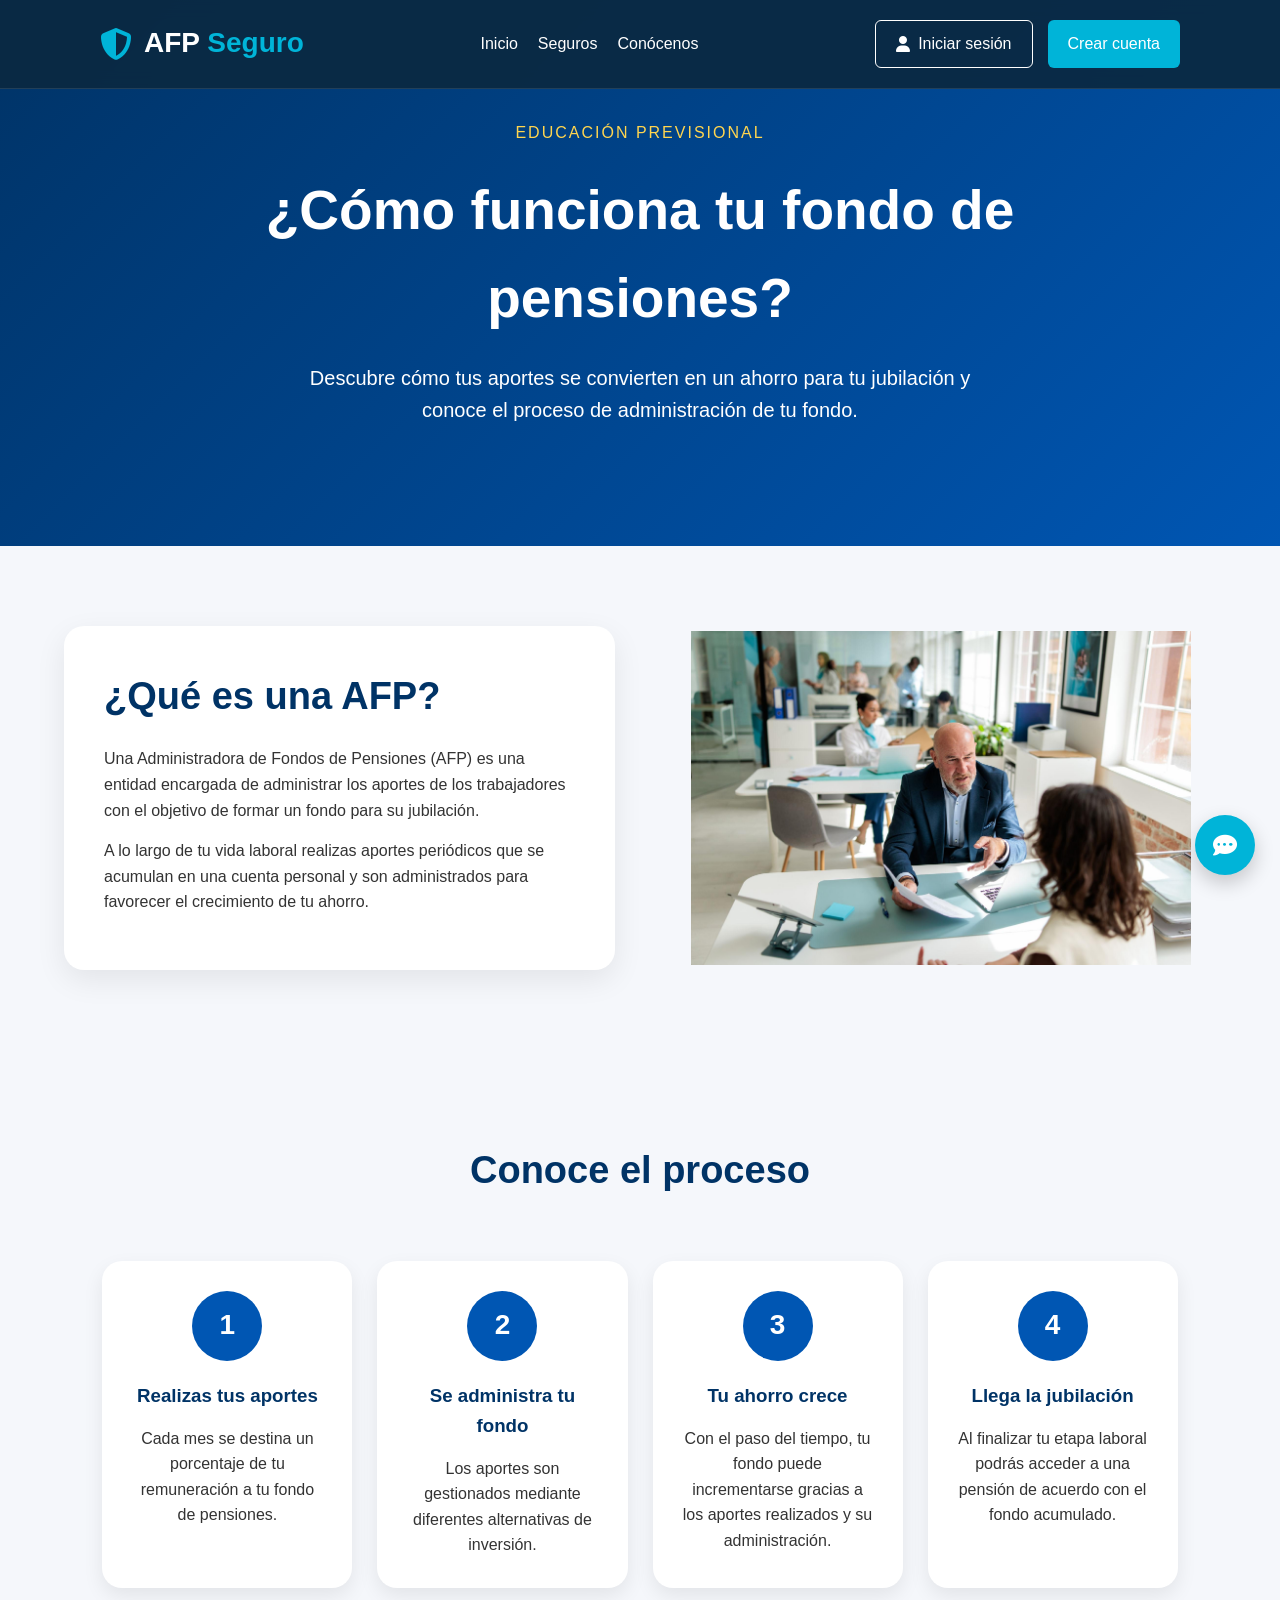
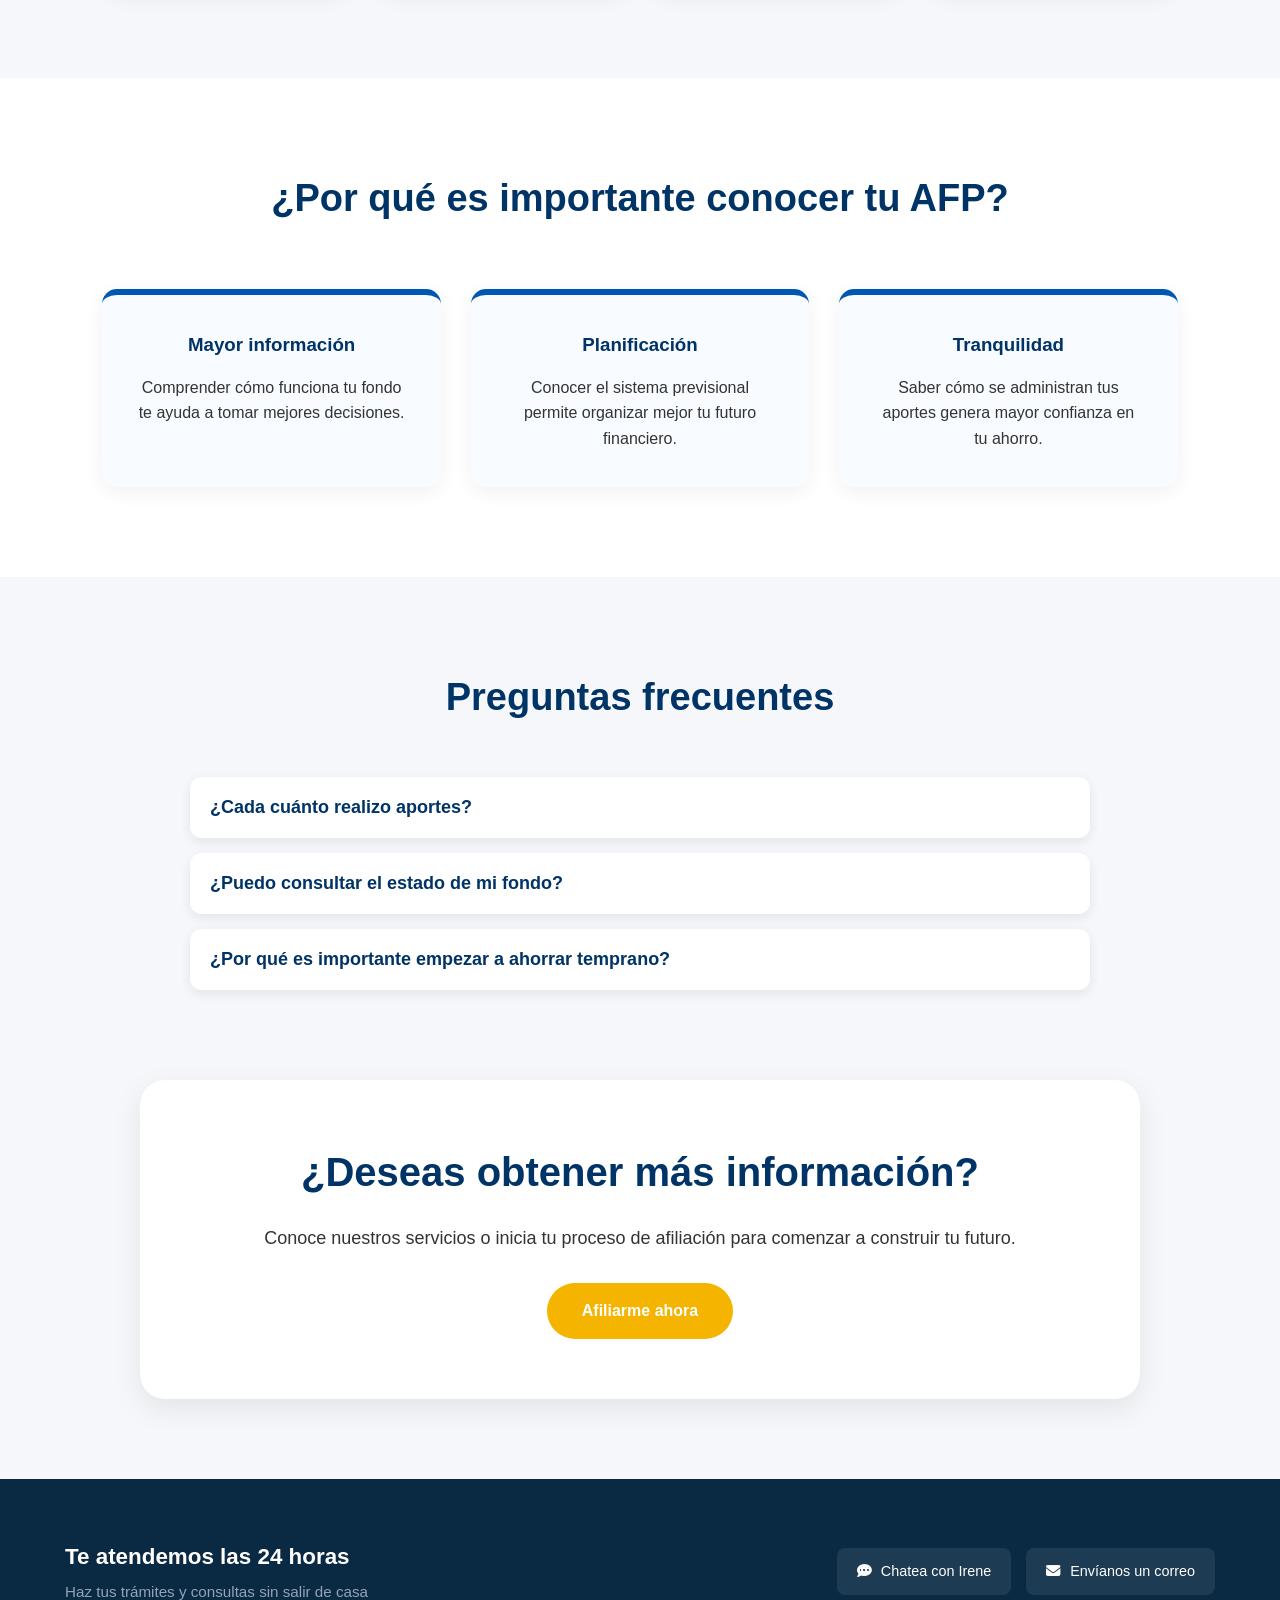
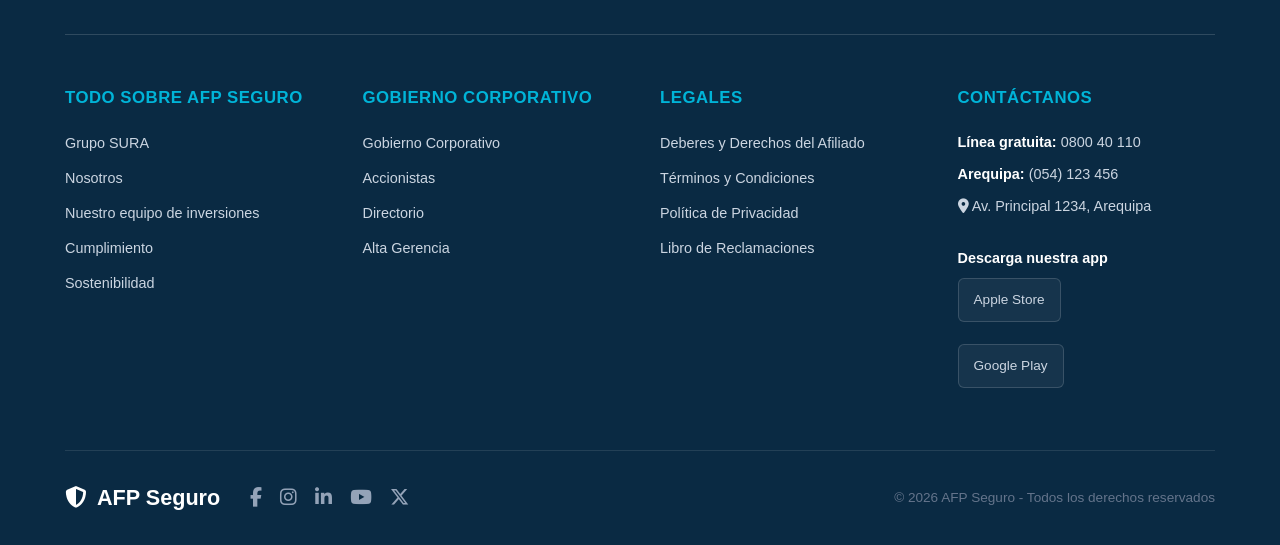
<file: public_html/Html/AprendeAFP.html>
<!DOCTYPE html>
<html lang="es">

<head>
    <meta charset="UTF-8">
    <meta name="viewport" content="width=device-width, initial-scale=1.0">
    <title>Aprende cómo funciona tu AFP</title>
    <link rel="stylesheet" href="https://cdnjs.cloudflare.com/ajax/libs/font-awesome/6.4.0/css/all.min.css"/>
    <link rel="stylesheet" href="../CSS/Style.css" type="text/css"/>
</head>

<body>

    <header class="main-header">
        <div class="container">
            <div class="header-content">
                <a href="#" class="logo">
                    <i class="fas fa-shield-alt"></i>
                    <h1>AFP <span>Seguro</span></h1>
                </a>
                
                <nav class="public-menu">
                    <a href="index.html">Inicio</a>
                    <a href="SegurosAFP.html">Seguros</a>
                    <a href="ConocenosAFP.html">Conócenos</a>
                </nav>
                
                <div class="actions">
                    <a href="#loginModal" class="btn login">
                        <i class="fas fa-user"></i> Iniciar sesión
                    </a>
                    <a href="#registerModal" class="btn register">
                        Crear cuenta
                    </a>
                </div>
            </div>
        </div>
    </header>
    
    <div id="loginModal" class="modal">
    <div class="modal-content">
        <a href="#" class="close">&times;</a>

        <div class="modal-header">
            <i class="fas fa-lock"></i>
            <h2>Acceso Seguro</h2>
            <p>Ingresa con tu cuenta AFP</p>
        </div>

        <div class="modal-form">
            <label>Tipo de documento</label>
            <select>
                <option value="DNI">DNI</option>
                <option value="PASAPORTE">Pasaporte</option>
            </select>

            <label>Número de documento</label>
            <input type="text" id="login-num-doc" placeholder="Ingresa tu DNI o Pasaporte">

            <label>Contraseña</label>
            <input type="password" id="login-pass" placeholder="Ingresa tu contraseña">

            <button class="btn-login-modal">Iniciar sesión</button>

            <a href="#" class="forgot-password">¿Olvidaste tu contraseña?</a>

            <div class="register-link">
                ¿No tienes una cuenta? 
                <a href="#registerModal">Regístrate aquí</a>
            </div>
        </div>
    </div>
</div>

<div id="registerModal" class="modal">
    <div class="modal-content">
        <a href="#" class="close">&times;</a>

        <div class="modal-header">
            <i class="fas fa-user-plus"></i>
            <h2>Crear Cuenta</h2>
            <p>Únete a AFP Seguro y protege tu futuro</p>
        </div>

        <div class="modal-form">
            <label>Tipo de documento</label>
            <select id="reg-tipo-doc">
                <option value="DNI">DNI</option>
                <option value="PASAPORTE">Pasaporte</option>
            </select>

            <label>Número de documento</label>
            <input type="text" id="reg-num-doc" placeholder="Ej: 76543212">

            <label>Nombres completos</label>
            <input type="text" id="reg-nombres" placeholder="Ingresa tus nombres">

            <label>Apellidos completos</label>
            <input type="text" id="reg-apellidos" placeholder="Ingresa tus apellidos">

            <label>Fecha de nacimiento</label>
            <input type="date">

            <label>Género</label>
            <select>
                <option value="">Selecciona una opción</option>
                <option value="Masculino">Masculino</option>
                <option value="Femenino">Femenino</option>
                <option value="Otro">Otro</option>
            </select>

            <label>Correo electrónico</label>
            <input type="email" id="reg-correo" placeholder="ejemplo@correo.com">

            <label>Teléfono / Celular</label>
            <input type="tel" id="reg-telefono" placeholder="Ej: 987 654 321">

            <label>Dirección</label>
            <input type="text" id="reg-direccion" placeholder="Ingresa tu dirección actual">

            <label>Contraseña</label>
            <input type="password" placeholder="Crea una contraseña segura">

            <label>Confirmar contraseña</label>
            <input type="password" id="reg-pass" placeholder="Repite tu contraseña">

            <a href="PrincipalAFP.html"><button class="btn-register-modal">Crear mi cuenta</button></a>

            <div class="register-link">
                ¿Ya tienes una cuenta? 
                <a href="#loginModal">Inicia sesión aquí</a>
            </div>
        </div>
    </div>
</div>
    
    <!-- HERO-->

    <section class="aprender-hero">

        <div class="aprender-overlay"></div>

        <div class="aprender-contenido">

            <span class="aprender-subtitulo">
                EDUCACIÓN PREVISIONAL
            </span>

            <h1>¿Cómo funciona tu fondo de pensiones?</h1>

            <p>
                Descubre cómo tus aportes se convierten en un ahorro para tu jubilación
                y conoce el proceso de administración de tu fondo.
            </p>

        </div>

    </section>

    <section class="aprender-info">

        <div class="aprender-texto">

            <h2>¿Qué es una AFP?</h2>

            <p>
                Una Administradora de Fondos de Pensiones (AFP) es una entidad encargada
                de administrar los aportes de los trabajadores con el objetivo de formar
                un fondo para su jubilación.
            </p>

            <p>
                A lo largo de tu vida laboral realizas aportes periódicos que se acumulan
                en una cuenta personal y son administrados para favorecer el crecimiento
                de tu ahorro.
            </p>

        </div>

        <div class="aprender-imagen">
            <img src="../Imagen/Aprender.jpg" alt="Cómo funciona una AFP">
        </div>

    </section>

    <section class="aprender-proceso">

        <h2>Conoce el proceso</h2>

        <div class="timeline">

            <div class="timeline-item">

                <div class="numero-circular">1</div>
                <h3>Realizas tus aportes</h3>
                <p>
                    Cada mes se destina un porcentaje de tu remuneración a tu fondo de pensiones.
                </p>

            </div>

            <div class="timeline-item">

                <div class="numero-circular">2</div>
                <h3>Se administra tu fondo</h3>
                <p>
                    Los aportes son gestionados mediante diferentes alternativas de inversión.
                </p>

            </div>

            <div class="timeline-item">

                <div class="numero-circular">3</div>
                <h3>Tu ahorro crece</h3>
                <p>
                    Con el paso del tiempo, tu fondo puede incrementarse gracias a los
                    aportes realizados y su administración.
                </p>

            </div>

            <div class="timeline-item">

                <div class="numero-circular">4</div>
                <h3>Llega la jubilación</h3>
                <p>
                    Al finalizar tu etapa laboral podrás acceder a una pensión de acuerdo
                    con el fondo acumulado.
                </p>

            </div>

        </div>

    </section>

    <section class="aprender-beneficios">

        <h2>¿Por qué es importante conocer tu AFP?</h2>

        <div class="beneficios-grid">

            <div class="beneficio-card">

                <h3>Mayor información</h3>
                <p>
                    Comprender cómo funciona tu fondo te ayuda a tomar mejores decisiones.
                </p>
            </div>

            <div class="beneficio-card">

                <h3>Planificación</h3>
                <p>
                    Conocer el sistema previsional permite organizar mejor tu futuro financiero.
                </p>
            </div>

            <div class="beneficio-card">
                <h3>Tranquilidad</h3>
                <p>
                    Saber cómo se administran tus aportes genera mayor confianza en tu ahorro.
                </p>
            </div>
        </div>

    </section>

    <section class="aprender-faq">

        <h2>Preguntas frecuentes</h2>
        <div class="faq-item">
            <button class="faq-question">¿Cada cuánto realizo aportes?</button>

            <div class="faq-answer">

                <p>
                    Los aportes se realizan de manera mensual durante tu vida laboral.
                </p>

            </div>

        </div>

        <div class="faq-item">

            <button class="faq-question">¿Puedo consultar el estado de mi fondo?</button>

            <div class="faq-answer">
                <p>
                    Sí. Puedes revisar periódicamente la información de tu fondo y tus aportes.
                </p>

            </div>
        </div>

        <div class="faq-item">

            <button class="faq-question">
                ¿Por qué es importante empezar a ahorrar temprano?
            </button>

            <div class="faq-answer">

                <p>
                    Mientras antes comiences a aportar, tendrás más tiempo para acumular ahorro para tu jubilación.
                </p>

            </div>

        </div>

    </section>

    <section class="aprender-contacto">

        <h2>¿Deseas obtener más información?</h2>

        <p>
            Conoce nuestros servicios o inicia tu proceso de afiliación para comenzar a construir tu futuro.
        </p>

        <a href="#" class="plan-btn">Afiliarme ahora</a>

    </section>

    <footer class="footer">
        <div class="container-footer">

            <div class="footer-top">
                <div class="support-info">
                    <h3>Te atendemos las 24 horas</h3>
                    <p>Haz tus trámites y consultas sin salir de casa</p>
                </div>
                <div class="support-options">
                    <a href="#" class="support-btn"><i class="fas fa-comment-dots"></i> Chatea con Irene</a>
                    <a href="#" class="support-btn"><i class="fas fa-envelope"></i> Envíanos un correo</a>
                </div>
            </div>

            <div class="footer-links">
                
                <div class="footer-column">
                    <h4>Todo sobre AFP Seguro</h4>
                    <a href="#">Grupo SURA</a>
                    <a href="ConocenosAFP.html">Nosotros</a>
                    <a href="#">Nuestro equipo de inversiones</a>
                    <a href="#">Cumplimiento</a>
                    <a href="#">Sostenibilidad</a>
                </div>

                <div class="footer-column">
                    <h4>Gobierno Corporativo</h4>
                    <a href="#">Gobierno Corporativo</a>
                    <a href="#">Accionistas</a>
                    <a href="#">Directorio</a>
                    <a href="#">Alta Gerencia</a>
                </div>

                <div class="footer-column">
                    <h4>Legales</h4>
                    <a href="#">Deberes y Derechos del Afiliado</a>
                    <a href="#">Términos y Condiciones</a>
                    <a href="#">Política de Privacidad</a>
                    <a href="#">Libro de Reclamaciones</a>
                </div>

                <div class="footer-column">
                    <h4>Contáctanos</h4>
                    <p><strong>Línea gratuita:</strong> 0800 40 110</p>
                    <p><strong>Arequipa:</strong> (054) 123 456</p>
                    <p><i class="fas fa-map-marker-alt"></i> Av. Principal 1234, Arequipa</p>
                    
                    <div class="app-download">
                        <p><strong>Descarga nuestra app</strong></p>
                        <div class="app-buttons">
                            <a href="#" class="app-btn">Apple Store</a>
                            <a href="#" class="app-btn">Google Play</a>
                        </div>
                    </div>
                </div>

            </div>

            <div class="footer-bottom">
                <div class="footer-brand">
                    <div class="footer-logo">
                        <i class="fas fa-shield-alt"></i>
                        <span>AFP Seguro</span>
                    </div>
                    
                    <div class="social-icons">
                        <a href="#" target="_blank"><i class="fab fa-facebook-f"></i></a>
                        <a href="#" target="_blank"><i class="fab fa-instagram"></i></a>
                        <a href="#" target="_blank"><i class="fab fa-linkedin-in"></i></a>
                        <a href="#" target="_blank"><i class="fab fa-youtube"></i></a>
                        <a href="#" target="_blank"><i class="fab fa-x-twitter"></i></a>
                    </div>
                </div>

                <p class="copyright">© 2026 AFP Seguro - Todos los derechos reservados</p>
            </div>

        </div>
    </footer>

    <script src="../JAVASCRIPT/javascript.js"></script>

</body>

</html>
</file>
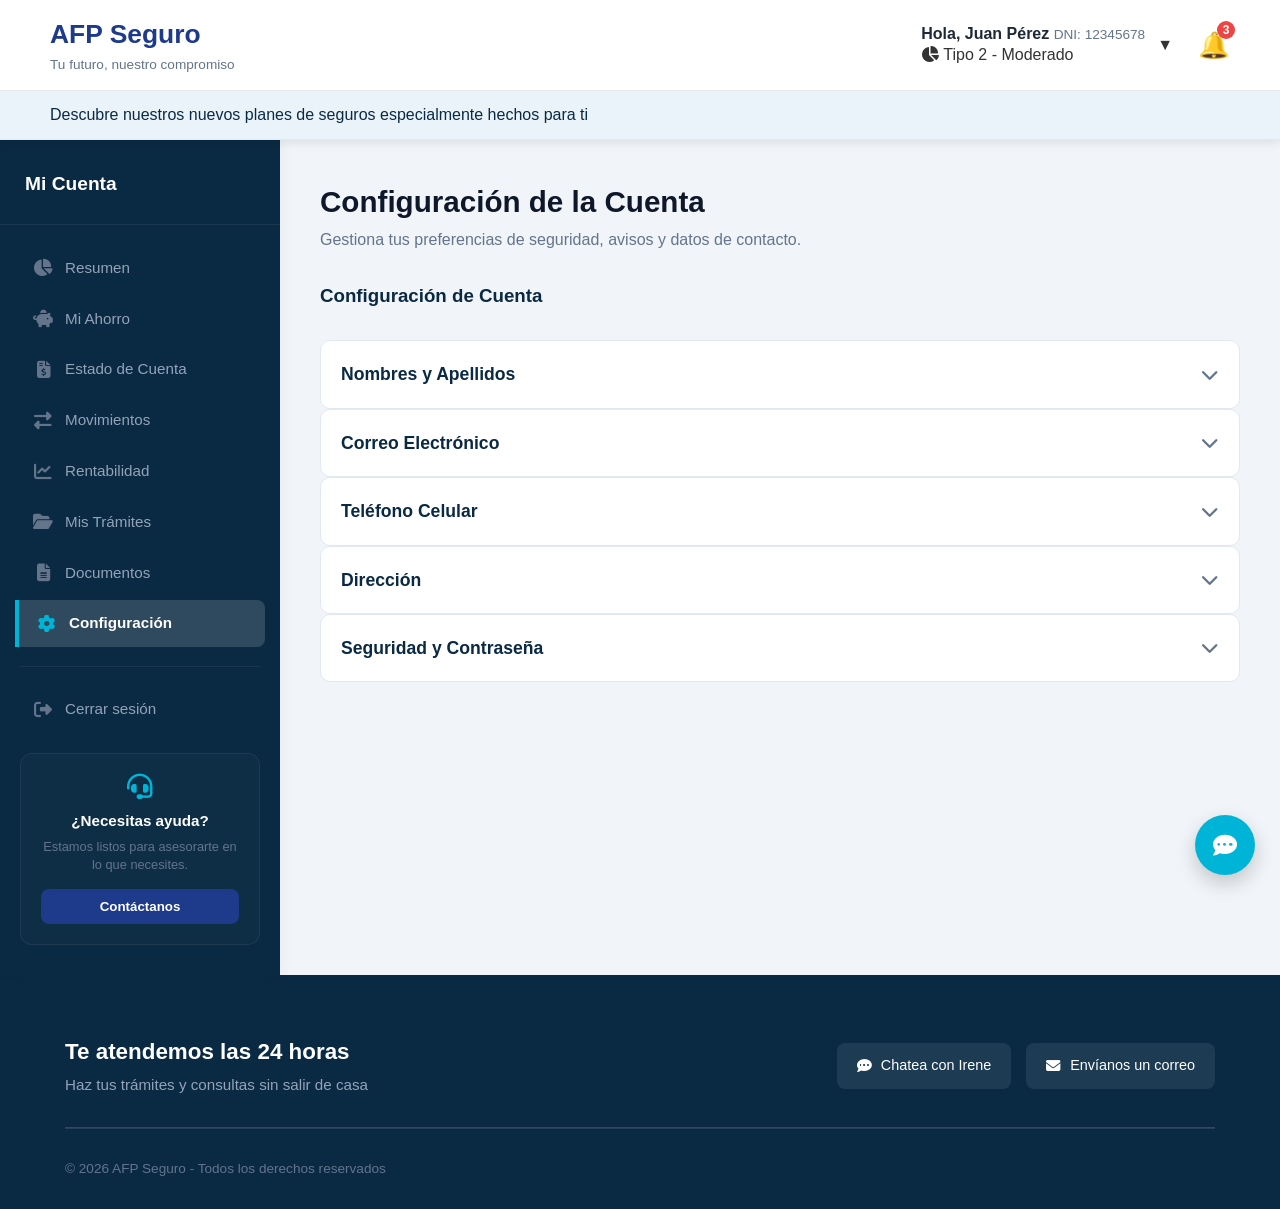
<file: public_html/Html/ConfiguracionAFP.html>
<!DOCTYPE html>
<html lang="es">
<head>
  <meta charset="UTF-8">
  <meta name="viewport" content="width=device-width, initial-scale=1.0">
  <title>Configuración - AFP Seguro</title>
  <link rel="stylesheet" href="https://cdnjs.cloudflare.com/ajax/libs/font-awesome/6.4.0/css/all.min.css"/>
  <link href="../CSS/Style.css" rel="stylesheet" type="text/css"/>
</head>
<body class="bodyPrincipal">
    
  <header class="mainPrincipal-headerPrincipal">
    <div class="top-bar">
      <div class="logoPrincipal">
        <div>
          <span class="afp-name">AFP Seguro</span>
          <span class="slogan">Tu futuro, nuestro compromiso</span>
        </div>
      </div>

      <div class="user-section">
        
        <div class="user-profile">
          <div class="user-info">
            <div class="user-mainPrincipal-data">
              <span class="greeting">Hola, Juan Pérez</span>
              <span class="dni">DNI: 12345678</span>
            </div>
            <div class="user-fund-box">
              <span class="user-fund-type"><i class="fas fa-chart-pie"></i> Tipo 2 - Moderado</span>
            </div>
          </div>
          <div class="dropdown-arrow">▼</div>
        </div>
        
        <div class="notification">
          <span class="bell">🔔</span>
          <span class="notification-count">3</span>
        </div>
      </div>
    </div>

    <div class="secondary-bar">
      <div class="containerPrincipal-links">
          <p class="aviso">Descubre nuestros nuevos planes de seguros especialmente hechos para ti</p>     
      </div>
    </div>
  </header>

  <div class="dashboard-containerPrincipal">
    
    <input type="checkbox" id="sidebar-toggle" class="sidebar-toggle-input">
    <label for="sidebar-toggle" class="sidebar-toggle-label">
      <i class="fas fa-sliders-h"></i> <span>Mostrar menú de cuenta</span>
    </label>

    <aside class="sidebar">
      <div class="sidebar-headerPrincipal">
        <h3>Mi Cuenta</h3>
      </div>
      <nav class="sidebar-nav">
        <a href="PrincipalAFP.html" class="nav-item"><i class="fas fa-chart-pie"></i> Resumen</a>
        <a href="MiAhorroAFP.html" class="nav-item"><i class="fas fa-piggy-bank"></i> Mi Ahorro</a>
        <a href="EstadoCuentaAFP.html" class="nav-item"><i class="fas fa-file-invoice-dollar"></i> Estado de Cuenta</a>        
        <a href="MovimientosAFP.html" class="nav-item"><i class="fas fa-exchange-alt"></i> Movimientos</a>
        <a href="RentabilidadAFP.html" class="nav-item"><i class="fas fa-chart-line"></i> Rentabilidad</a>
        <a href="TramitesAFP.html" class="nav-item"><i class="fas fa-folder-open"></i> Mis Trámites</a>
        <a href="DocumentosAFP.html" class="nav-item"><i class="fas fa-file-alt"></i> Documentos</a>
        <a href="ConfiguracionAFP.html" class="nav-item active"><i class="fas fa-cog"></i> Configuración</a>
        <div class="sidebar-divider"></div>
        <a href="index.html" class="nav-item logoPrincipalut"><i class="fas fa-sign-out-alt"></i> Cerrar sesión</a>
      </nav>
      
      <div class="sidebar-footerPrincipal">
        <div class="help-card">
          <i class="fas fa-headset help-icon"></i>
          <h4>¿Necesitas ayuda?</h4>
          <p>Estamos listos para asesorarte en lo que necesites.</p>
          <button class="contact-btn">Contáctanos</button>
        </div>
      </div>
    </aside>

    <main class="mainPrincipal-content">
      <div class="headerPrincipal-content">
        <h1>Configuración de la Cuenta</h1>
        <p class="subtitle">Gestiona tus preferencias de seguridad, avisos y datos de contacto.</p>
      </div>

      <div class="tramites-interno-container">
            <h3 style="color: #0a2a43; margin-bottom: 15px;">Configuración de Cuenta</h3>
            
            <form id="form-configuracion">
              
              <details class="tramite-box">
                <summary>Nombres y Apellidos <i class="fas fa-chevron-down arrow-icon"></i></summary>
                <div class="box-content">
                  <div class="form-row">
                    <div class="field-group">
                      <label style="font-weight: 600; font-size: 0.9rem; margin-bottom: 5px;">Nombres</label>
                      <input type="text" id="conf-nombres" placeholder="Tus nombres" style="padding: 10px; border: 1px solid #cbd5e1; border-radius: 6px; width: 100%;">
                    </div>
                    <div class="field-group">
                      <label style="font-weight: 600; font-size: 0.9rem; margin-bottom: 5px;">Apellidos</label>
                      <input type="text" id="conf-apellidos" placeholder="Tus apellidos" style="padding: 10px; border: 1px solid #cbd5e1; border-radius: 6px; width: 100%;">
                    </div>
                  </div>
                  <div style="text-align: right; margin-top: 15px;">
                    <button type="button" id="btn-guardar-nombres" style="background: #1e3a8a; color: white; padding: 8px 15px; border: none; border-radius: 6px; cursor: pointer; font-weight: bold;">Guardar Nombres</button>
                  </div>
                </div>
              </details>

              <details class="tramite-box">
                <summary>Correo Electrónico <i class="fas fa-chevron-down arrow-icon"></i></summary>
                <div class="box-content">
                  <div class="field-group">
                    <label style="font-weight: 600; font-size: 0.9rem; margin-bottom: 5px;">Correo Actual</label>
                    <input type="email" id="conf-correo" placeholder="correo@ejemplo.com" style="padding: 10px; border: 1px solid #cbd5e1; border-radius: 6px; width: 100%;">
                  </div>
                  <div style="text-align: right; margin-top: 15px;">
                    <button type="button" id="btn-guardar-correo" style="background: #1e3a8a; color: white; padding: 8px 15px; border: none; border-radius: 6px; cursor: pointer; font-weight: bold;">Guardar Correo</button>
                  </div>
                </div>
              </details>

              <details class="tramite-box">
                <summary>Teléfono Celular <i class="fas fa-chevron-down arrow-icon"></i></summary>
                <div class="box-content">
                  <div class="field-group">
                    <label style="font-weight: 600; font-size: 0.9rem; margin-bottom: 5px;">Número de Celular Actual</label>
                    <input type="text" id="conf-telefono" placeholder="Ej: 987654321" style="padding: 10px; border: 1px solid #cbd5e1; border-radius: 6px; width: 100%;">
                  </div>
                  <div style="text-align: right; margin-top: 15px;">
                    <button type="button" id="btn-guardar-telefono" style="background: #1e3a8a; color: white; padding: 8px 15px; border: none; border-radius: 6px; cursor: pointer; font-weight: bold;">Guardar Teléfono</button>
                  </div>
                </div>
              </details>

              <details class="tramite-box">
                <summary>Dirección <i class="fas fa-chevron-down arrow-icon"></i></summary>
                <div class="box-content">
                  <div class="field-group">
                    <label style="font-weight: 600; font-size: 0.9rem; margin-bottom: 5px;">Dirección de Domicilio</label>
                    <input type="text" id="conf-direccion" placeholder="Tu dirección actual" style="padding: 10px; border: 1px solid #cbd5e1; border-radius: 6px; width: 100%;">
                  </div>
                  <div style="text-align: right; margin-top: 15px;">
                    <button type="button" id="btn-guardar-direccion" style="background: #1e3a8a; color: white; padding: 8px 15px; border: none; border-radius: 6px; cursor: pointer; font-weight: bold;">Guardar Dirección</button>
                  </div>
                </div>
              </details>

              <details class="tramite-box">
                <summary>Seguridad y Contraseña <i class="fas fa-chevron-down arrow-icon"></i></summary>
                <div class="box-content">
                  <div class="field-group">
                    <label style="font-weight: 600; font-size: 0.9rem; margin-bottom: 5px;">Nueva Contraseña</label>
                    <input type="password" id="conf-password" placeholder="Escribe tu nueva clave" style="padding: 10px; border: 1px solid #cbd5e1; border-radius: 6px; width: 100%;">
                  </div>
                  <div style="text-align: right; margin-top: 15px;">
                    <button type="button" id="btn-guardar-password" style="background: #1e3a8a; color: white; padding: 8px 15px; border: none; border-radius: 6px; cursor: pointer; font-weight: bold;">Actualizar Contraseña</button>
                  </div>
                </div>
              </details>

            </form>
          </div>
    </main>
  </div>
    <footer class="footerPrincipal">
    <div class="containerPrincipal-footerPrincipal">
      <div class="footerPrincipal-top">
        <div class="supportPrincipal-info">
          <h3>Te atendemos las 24 horas</h3>
          <p>Haz tus trámites y consultas sin salir de casa</p>
        </div>
        <div class="supportPrincipal-options">
          <a href="#" class="supportPrincipal-btn"><i class="fas fa-comment-dots"></i> Chatea con Irene</a>
          <a href="#" class="supportPrincipal-btn"><i class="fas fa-envelope"></i> Envíanos un correo</a>
        </div>
      </div>
      <div class="footerPrincipal-bottom">
        <p class="copyrightPrincipal">© 2026 AFP Seguro - Todos los derechos reservados</p>
      </div>
    </div>
  </footer>
    <script src="../JAVASCRIPT/javascript.js"></script>
</body>
</html>
</file>
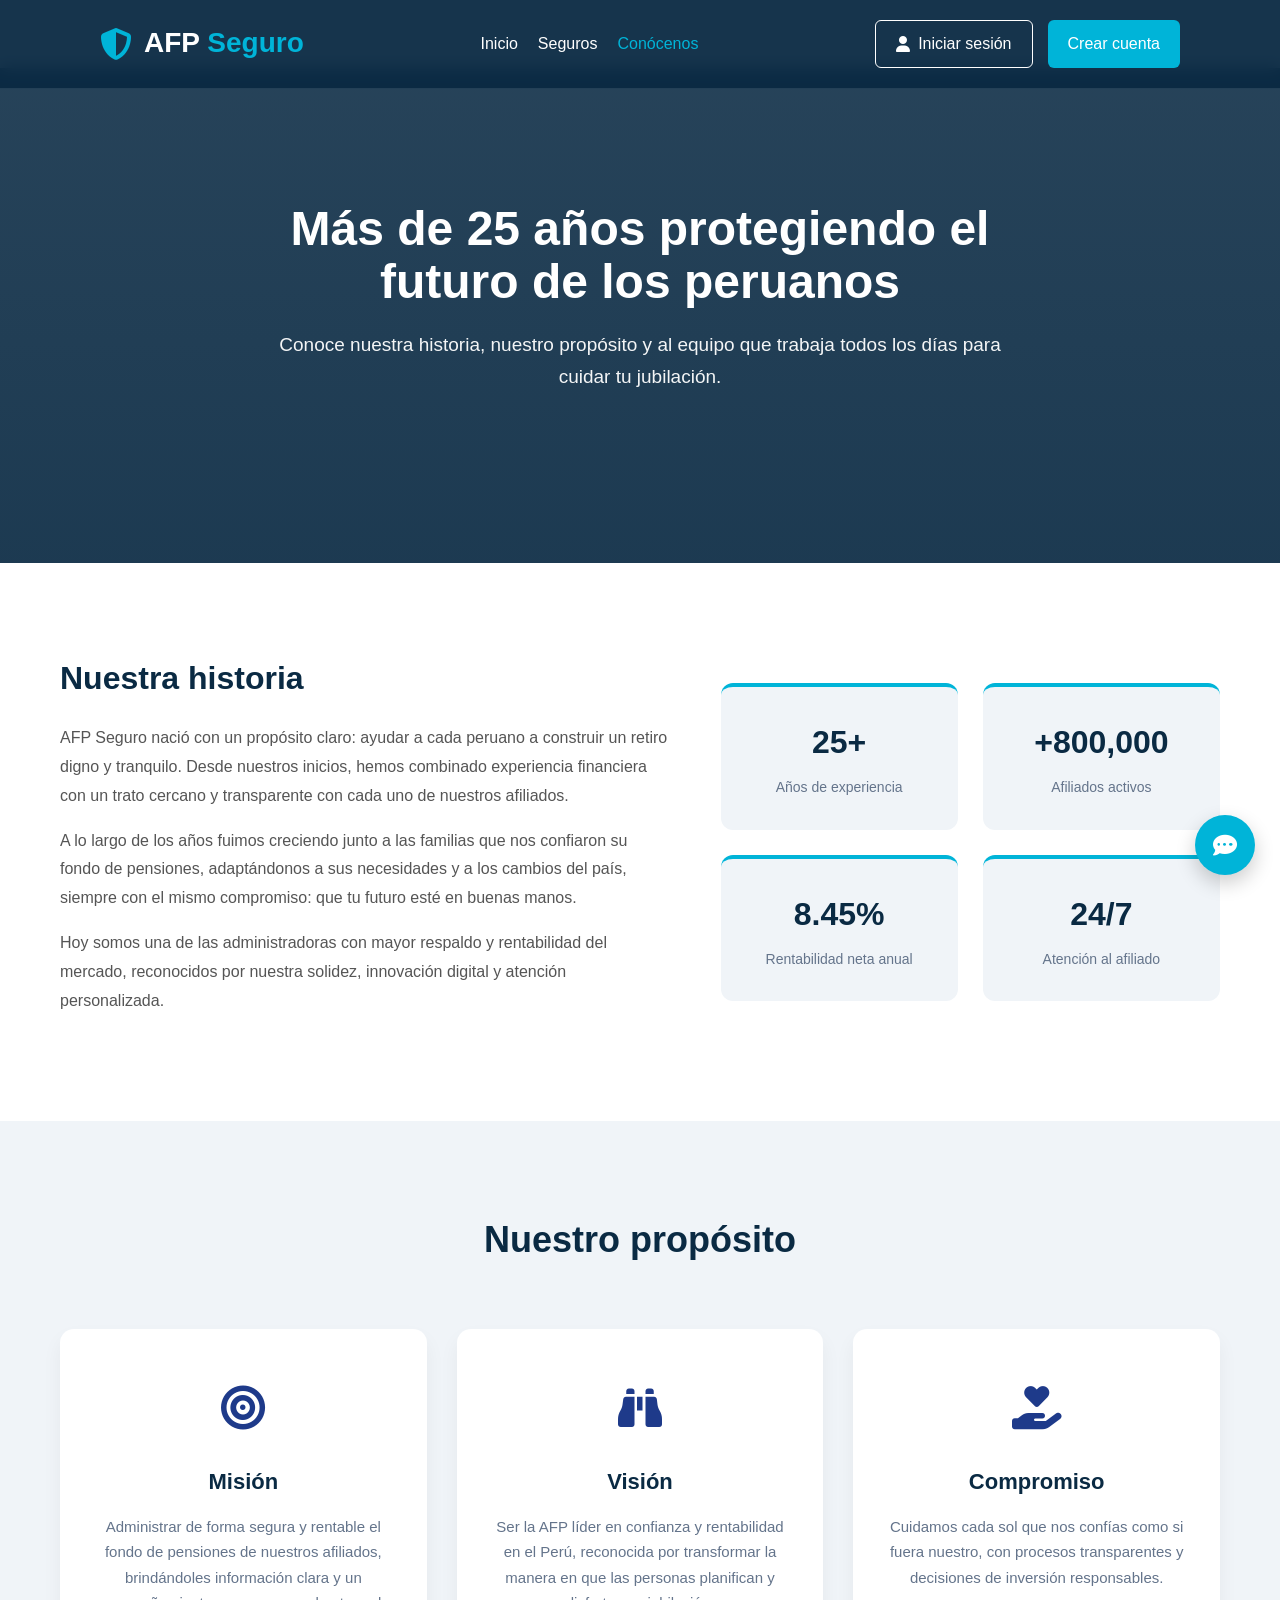
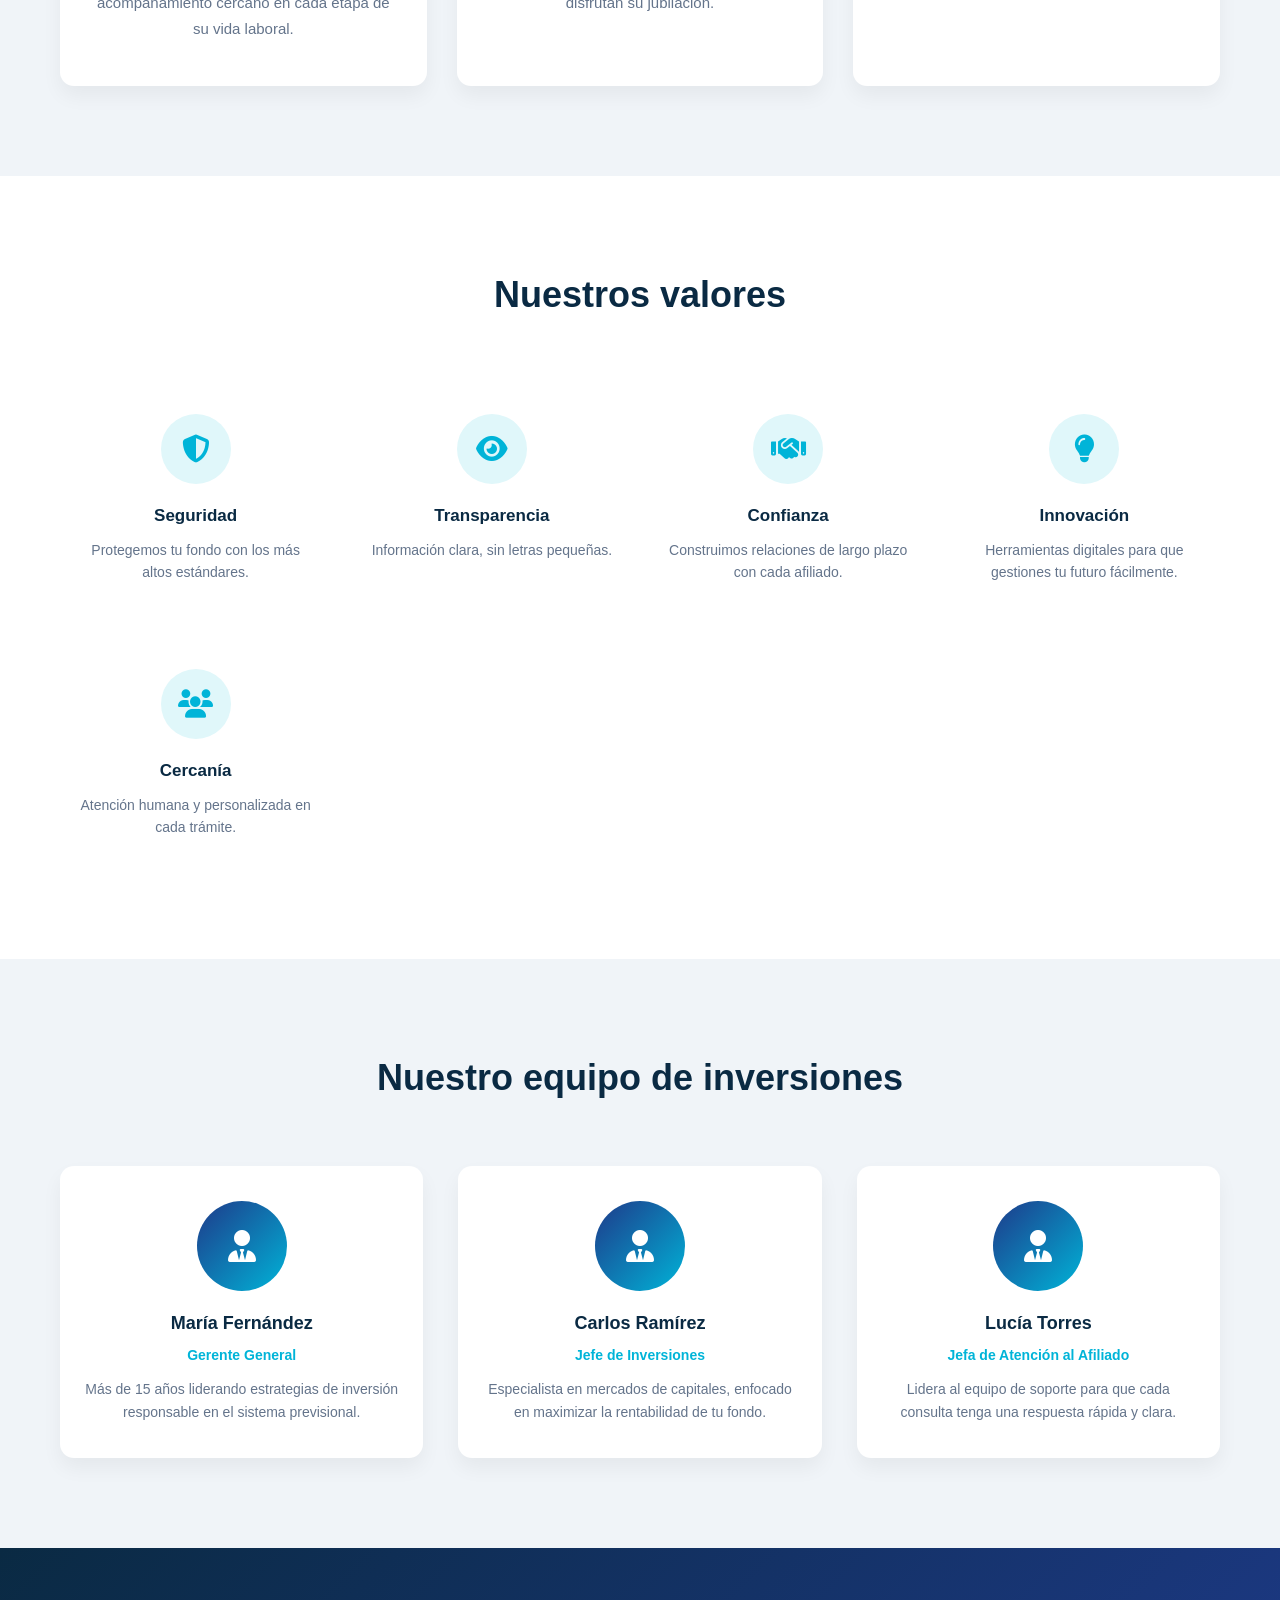
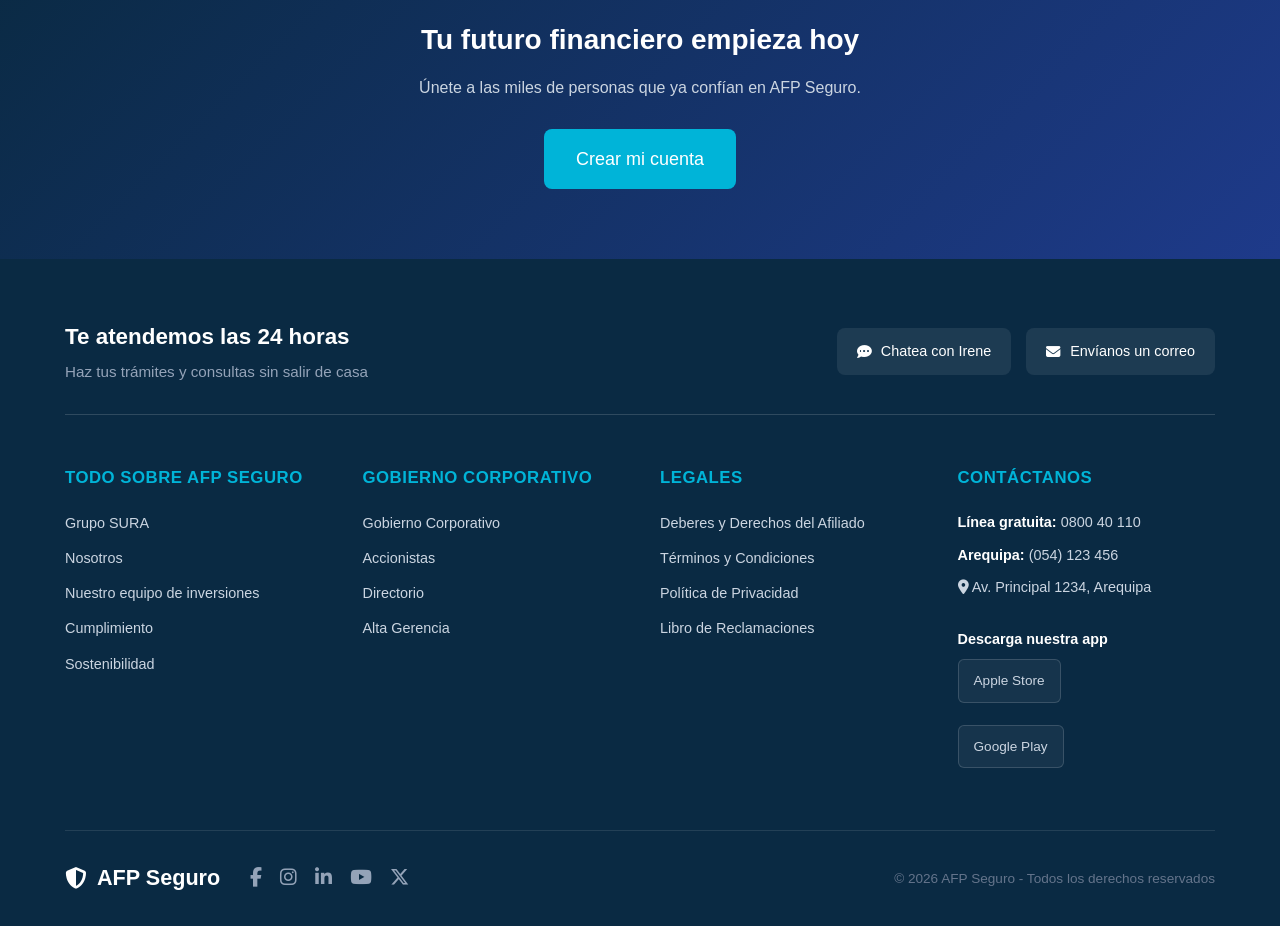
<file: public_html/Html/ConocenosAFP.html>
<!DOCTYPE html>
<html lang="es">
<head>
    <meta charset="UTF-8">
    <meta name="viewport" content="width=device-width, initial-scale=1.0">
    <title>Conócenos - AFP Seguro</title>
    <link rel="stylesheet" href="https://cdnjs.cloudflare.com/ajax/libs/font-awesome/6.4.0/css/all.min.css"/>
    <link href="../CSS/Style.css" rel="stylesheet" type="text/css"/>
<body>

    <header class="main-header">
        <div class="container">
            <div class="header-content">
                <a href="index.html" class="logo">
                    <i class="fas fa-shield-alt"></i>
                    <h1>AFP <span>Seguro</span></h1>
                </a>
                
                <nav class="public-menu">
                    <a href="index.html">Inicio</a>
                    <a href="SegurosAFP.html">Seguros</a>
                    <a href="ConocenosAFP.html" class="active">Conócenos</a>
                </nav>

                <div class="actions">
                    <a href="#loginModal" class="btn login">
                        <i class="fas fa-user"></i> Iniciar sesión
                    </a>
                    <a href="#registerModal" class="btn register">
                        Crear cuenta
                    </a>
                </div>
            </div>
        </div>
    </header>

    <section class="hero hero-conocenos">
        <div class="container">
            <div class="hero-center">
                <h2>Más de 25 años protegiendo el futuro de los peruanos</h2>
                <p>Conoce nuestra historia, nuestro propósito y al equipo que trabaja todos los días para cuidar tu jubilación.</p>
            </div>
        </div>
    </section>

    <div id="loginModal" class="modal">
        <div class="modal-content">
            <a href="#" class="close">&times;</a>
            
            <div class="modal-header">
                <i class="fas fa-lock"></i>
                <h2>Acceso Seguro</h2>
                <p>Ingresa con tu cuenta AFP</p>
            </div>

            <div class="modal-form">
                <label>Tipo de documento</label>
                <select>
                    <option value="DNI">DNI</option>
                    <option value="PASAPORTE">Pasaporte</option>
                </select>

                <label>Número de documento</label>
                <input type="text" placeholder="Ingresa tu DNI o Pasaporte">

                <label>Contraseña</label>
                <input type="password" placeholder="Ingresa tu contraseña">

                <a href="PrincipalAFP.html"><button class="btn-login-modal">Iniciar sesión</button></a>

                <a href="#" class="forgot-password">¿Olvidaste tu contraseña?</a>

                <div class="register-link">
                    ¿No tienes una cuenta? 
                    <a href="#registerModal">Regístrate aquí</a>
                </div>
            </div>
        </div>
    </div>

    <div id="registerModal" class="modal">
        <div class="modal-content">
            <a href="#" class="close">&times;</a>
            
            <div class="modal-header">
                <i class="fas fa-user-plus"></i>
                <h2>Crear Cuenta</h2>
                <p>Únete a AFP Seguro y protege tu futuro</p>
            </div>

            <div class="modal-form">
                <label>Tipo de documento</label>
                <select>
                    <option value="DNI">DNI</option>
                    <option value="PASAPORTE">Pasaporte</option>
                </select>

                <label>Número de documento</label>
                <input type="text" placeholder="Ej: 76543212">

                <label>Nombres completos</label>
                <input type="text" placeholder="Ingresa tus nombres">

                <label>Apellidos completos</label>
                <input type="text" placeholder="Ingresa tus apellidos">

                <label>Fecha de nacimiento</label>
                <input type="date">

                <label>Género</label>
                <select>
                    <option value="">Selecciona una opción</option>
                    <option value="Masculino">Masculino</option>
                    <option value="Femenino">Femenino</option>
                    <option value="Otro">Otro</option>
                </select>

                <label>Correo electrónico</label>
                <input type="email" placeholder="ejemplo@correo.com">

                <label>Teléfono / Celular</label>
                <input type="tel" placeholder="Ej: 987 654 321">

                <label>Dirección</label>
                <input type="text" placeholder="Ingresa tu dirección actual">

                <label>Contraseña</label>
                <input type="password" placeholder="Crea una contraseña segura">

                <label>Confirmar contraseña</label>
                <input type="password" placeholder="Repite tu contraseña">

                <a href="PrincipalAFP.html"><button class="btn-register-modal">Crear mi cuenta</button></a>

                <div class="register-link">
                    ¿Ya tienes una cuenta? 
                    <a href="#loginModal">Inicia sesión aquí</a>
                </div>
            </div>
        </div>
    </div>

    <!-- ===================== HISTORIA ===================== -->
    <section class="historia-section">
        <div class="historia-grid">
            <div class="historia-texto">
                <h2>Nuestra historia</h2>
                <p>AFP Seguro nació con un propósito claro: ayudar a cada peruano a construir un retiro digno y tranquilo. Desde nuestros inicios, hemos combinado experiencia financiera con un trato cercano y transparente con cada uno de nuestros afiliados.</p>
                <p>A lo largo de los años fuimos creciendo junto a las familias que nos confiaron su fondo de pensiones, adaptándonos a sus necesidades y a los cambios del país, siempre con el mismo compromiso: que tu futuro esté en buenas manos.</p>
                <p>Hoy somos una de las administradoras con mayor respaldo y rentabilidad del mercado, reconocidos por nuestra solidez, innovación digital y atención personalizada.</p>
            </div>
            <div class="historia-numeros">
                <div class="numero-card">
                    <span class="numero">25+</span>
                    <span class="numero-label">Años de experiencia</span>
                </div>
                <div class="numero-card">
                    <span class="numero">+800,000</span>
                    <span class="numero-label">Afiliados activos</span>
                </div>
                <div class="numero-card">
                    <span class="numero">8.45%</span>
                    <span class="numero-label">Rentabilidad neta anual</span>
                </div>
                <div class="numero-card">
                    <span class="numero">24/7</span>
                    <span class="numero-label">Atención al afiliado</span>
                </div>
            </div>
        </div>
    </section>

    <!-- ===================== MISIÓN Y VISIÓN ===================== -->
    <section class="mision-vision-section">
        <div class="container">
            <h2 class="section-title">Nuestro propósito</h2>
            <div class="mv-grid">
                <div class="mv-card">
                    <div class="mv-icon"><i class="fas fa-bullseye"></i></div>
                    <h3>Misión</h3>
                    <p>Administrar de forma segura y rentable el fondo de pensiones de nuestros afiliados, brindándoles información clara y un acompañamiento cercano en cada etapa de su vida laboral.</p>
                </div>
                <div class="mv-card">
                    <div class="mv-icon"><i class="fas fa-binoculars"></i></div>
                    <h3>Visión</h3>
                    <p>Ser la AFP líder en confianza y rentabilidad en el Perú, reconocida por transformar la manera en que las personas planifican y disfrutan su jubilación.</p>
                </div>
                <div class="mv-card">
                    <div class="mv-icon"><i class="fas fa-hand-holding-heart"></i></div>
                    <h3>Compromiso</h3>
                    <p>Cuidamos cada sol que nos confías como si fuera nuestro, con procesos transparentes y decisiones de inversión responsables.</p>
                </div>
            </div>
        </div>
    </section>

    <!-- ===================== VALORES ===================== -->
    <section class="valores-section">
        <div class="container">
            <h2 class="section-title">Nuestros valores</h2>
            <div class="valores-grid">
                <div class="valor-card">
                    <div class="valor-icon"><i class="fas fa-shield-alt"></i></div>
                    <h4>Seguridad</h4>
                    <p>Protegemos tu fondo con los más altos estándares.</p>
                </div>
                <div class="valor-card">
                    <div class="valor-icon"><i class="fas fa-eye"></i></div>
                    <h4>Transparencia</h4>
                    <p>Información clara, sin letras pequeñas.</p>
                </div>
                <div class="valor-card">
                    <div class="valor-icon"><i class="fas fa-handshake"></i></div>
                    <h4>Confianza</h4>
                    <p>Construimos relaciones de largo plazo con cada afiliado.</p>
                </div>
                <div class="valor-card">
                    <div class="valor-icon"><i class="fas fa-lightbulb"></i></div>
                    <h4>Innovación</h4>
                    <p>Herramientas digitales para que gestiones tu futuro fácilmente.</p>
                </div>
                <div class="valor-card">
                    <div class="valor-icon"><i class="fas fa-users"></i></div>
                    <h4>Cercanía</h4>
                    <p>Atención humana y personalizada en cada trámite.</p>
                </div>
            </div>
        </div>
    </section>

    <!-- ===================== EQUIPO ===================== -->
    <section class="equipo-section">
        <div class="container">
            <h2 class="section-title">Nuestro equipo de inversiones</h2>
            <div class="equipo-grid">
                <div class="equipo-card">
                    <div class="equipo-avatar"><i class="fas fa-user-tie"></i></div>
                    <h4>María Fernández</h4>
                    <span class="cargo">Gerente General</span>
                    <p>Más de 15 años liderando estrategias de inversión responsable en el sistema previsional.</p>
                </div>
                <div class="equipo-card">
                    <div class="equipo-avatar"><i class="fas fa-user-tie"></i></div>
                    <h4>Carlos Ramírez</h4>
                    <span class="cargo">Jefe de Inversiones</span>
                    <p>Especialista en mercados de capitales, enfocado en maximizar la rentabilidad de tu fondo.</p>
                </div>
                <div class="equipo-card">
                    <div class="equipo-avatar"><i class="fas fa-user-tie"></i></div>
                    <h4>Lucía Torres</h4>
                    <span class="cargo">Jefa de Atención al Afiliado</span>
                    <p>Lidera al equipo de soporte para que cada consulta tenga una respuesta rápida y clara.</p>
                </div>
            </div>
        </div>
    </section>

    <!-- ===================== CTA FINAL ===================== -->
    <section class="cta-conocenos">
        <div class="container">
            <h2>Tu futuro financiero empieza hoy</h2>
            <p>Únete a las miles de personas que ya confían en AFP Seguro.</p>
            <a href="#registerModal" class="btn-hero">Crear mi cuenta</a>
        </div>
    </section>

    <footer class="footer">
        <div class="container-footer">

            <div class="footer-top">
                <div class="support-info">
                    <h3>Te atendemos las 24 horas</h3>
                    <p>Haz tus trámites y consultas sin salir de casa</p>
                </div>
                <div class="support-options">
                    <a href="#" class="support-btn"><i class="fas fa-comment-dots"></i> Chatea con Irene</a>
                    <a href="#" class="support-btn"><i class="fas fa-envelope"></i> Envíanos un correo</a>
                </div>
            </div>

            <div class="footer-links">
                
                <div class="footer-column">
                    <h4>Todo sobre AFP Seguro</h4>
                    <a href="#">Grupo SURA</a>
                    <a href="ConocenosAFP.html">Nosotros</a>
                    <a href="#">Nuestro equipo de inversiones</a>
                    <a href="#">Cumplimiento</a>
                    <a href="#">Sostenibilidad</a>
                </div>

                <div class="footer-column">
                    <h4>Gobierno Corporativo</h4>
                    <a href="#">Gobierno Corporativo</a>
                    <a href="#">Accionistas</a>
                    <a href="#">Directorio</a>
                    <a href="#">Alta Gerencia</a>
                </div>

                <div class="footer-column">
                    <h4>Legales</h4>
                    <a href="#">Deberes y Derechos del Afiliado</a>
                    <a href="#">Términos y Condiciones</a>
                    <a href="#">Política de Privacidad</a>
                    <a href="#">Libro de Reclamaciones</a>
                </div>

                <div class="footer-column">
                    <h4>Contáctanos</h4>
                    <p><strong>Línea gratuita:</strong> 0800 40 110</p>
                    <p><strong>Arequipa:</strong> (054) 123 456</p>
                    <p><i class="fas fa-map-marker-alt"></i> Av. Principal 1234, Arequipa</p>
                    
                    <div class="app-download">
                        <p><strong>Descarga nuestra app</strong></p>
                        <div class="app-buttons">
                            <a href="#" class="app-btn">Apple Store</a>
                            <a href="#" class="app-btn">Google Play</a>
                        </div>
                    </div>
                </div>

            </div>

            <div class="footer-bottom">
                <div class="footer-brand">
                    <div class="footer-logo">
                        <i class="fas fa-shield-alt"></i>
                        <span>AFP Seguro</span>
                    </div>
                    
                    <div class="social-icons">
                        <a href="#" target="_blank"><i class="fab fa-facebook-f"></i></a>
                        <a href="#" target="_blank"><i class="fab fa-instagram"></i></a>
                        <a href="#" target="_blank"><i class="fab fa-linkedin-in"></i></a>
                        <a href="#" target="_blank"><i class="fab fa-youtube"></i></a>
                        <a href="#" target="_blank"><i class="fab fa-x-twitter"></i></a>
                    </div>
                </div>

                <p class="copyright">© 2026 AFP Seguro - Todos los derechos reservados</p>
            </div>

        </div>
    </footer>
    <script src="../JAVASCRIPT/javascript.js"></script>
</body>
</html>
</file>
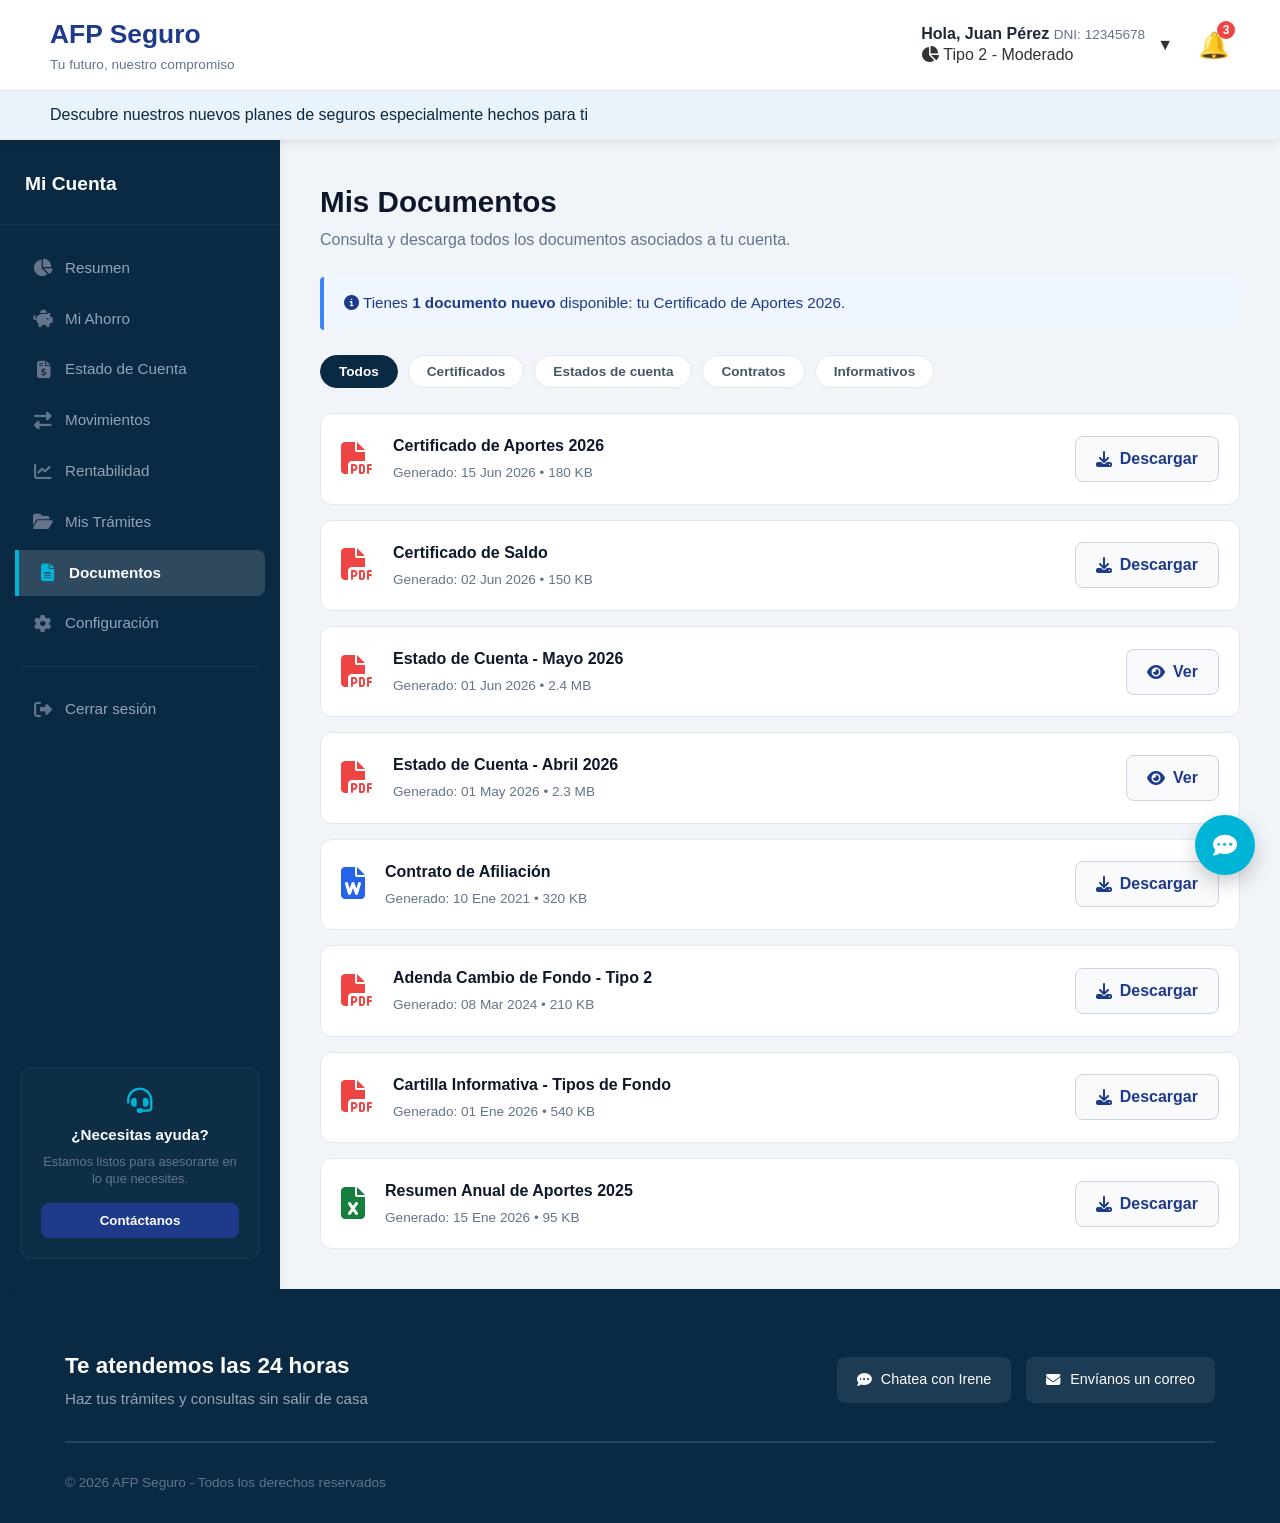
<file: public_html/Html/DocumentosAFP.html>
<!DOCTYPE html>
<html lang="es">
<head>
  <meta charset="UTF-8">
  <meta name="viewport" content="width=device-width, initial-scale=1.0">
  <title>Documentos - AFP Seguro</title>
  <link rel="stylesheet" href="https://cdnjs.cloudflare.com/ajax/libs/font-awesome/6.4.0/css/all.min.css"/>
  <link href="../CSS/Style.css" rel="stylesheet" type="text/css"/>
</head>
<body class="bodyPrincipal">
    
  <header class="mainPrincipal-headerPrincipal">
    <div class="top-bar">
      <div class="logoPrincipal">
        <div>
          <span class="afp-name">AFP Seguro</span>
          <span class="slogan">Tu futuro, nuestro compromiso</span>
        </div>
      </div>

      <div class="user-section">
        
        <div class="user-profile">
          <div class="user-info">
            <div class="user-mainPrincipal-data">
              <span class="greeting">Hola, Juan Pérez</span>
              <span class="dni">DNI: 12345678</span>
            </div>
            <div class="user-fund-box">
              <span class="user-fund-type"><i class="fas fa-chart-pie"></i> Tipo 2 - Moderado</span>
            </div>
          </div>
          <div class="dropdown-arrow">▼</div>
        </div>
        
        <div class="notification">
          <span class="bell">🔔</span>
          <span class="notification-count">3</span>
        </div>
      </div>
    </div>

    <div class="secondary-bar">
      <div class="containerPrincipal-links">
          <p class="aviso">Descubre nuestros nuevos planes de seguros especialmente hechos para ti</p>     
      </div>
    </div>
  </header>

  <div class="dashboard-containerPrincipal">
    
    <input type="checkbox" id="sidebar-toggle" class="sidebar-toggle-input">
    <label for="sidebar-toggle" class="sidebar-toggle-label">
      <i class="fas fa-sliders-h"></i> <span>Mostrar menú de cuenta</span>
    </label>

    <aside class="sidebar">
      <div class="sidebar-headerPrincipal">
        <h3>Mi Cuenta</h3>
      </div>
      <nav class="sidebar-nav">
        <a href="PrincipalAFP.html" class="nav-item"><i class="fas fa-chart-pie"></i> Resumen</a>
        <a href="MiAhorroAFP.html" class="nav-item"><i class="fas fa-piggy-bank"></i> Mi Ahorro</a>
        <a href="EstadoCuentaAFP.html" class="nav-item"><i class="fas fa-file-invoice-dollar"></i> Estado de Cuenta</a>        
        <a href="MovimientosAFP.html" class="nav-item"><i class="fas fa-exchange-alt"></i> Movimientos</a>
        <a href="RentabilidadAFP.html" class="nav-item"><i class="fas fa-chart-line"></i> Rentabilidad</a>
        <a href="TramitesAFP.html" class="nav-item"><i class="fas fa-folder-open"></i> Mis Trámites</a>
        <a href="DocumentosAFP.html" class="nav-item active"><i class="fas fa-file-alt"></i> Documentos</a>
        <a href="ConfiguracionAFP.html" class="nav-item"><i class="fas fa-cog"></i> Configuración</a>
        <div class="sidebar-divider"></div>
        <a href="index.html" class="nav-item logoPrincipalut"><i class="fas fa-sign-out-alt"></i> Cerrar sesión</a>
      </nav>
      
      <div class="sidebar-footerPrincipal">
        <div class="help-card">
          <i class="fas fa-headset help-icon"></i>
          <h4>¿Necesitas ayuda?</h4>
          <p>Estamos listos para asesorarte en lo que necesites.</p>
          <button class="contact-btn">Contáctanos</button>
        </div>
      </div>
    </aside>

    <main class="mainPrincipal-content">
      <div class="headerPrincipal-content">
        <h1>Mis Documentos</h1>
        <p class="subtitle">Consulta y descarga todos los documentos asociados a tu cuenta.</p>
      </div>

      <div class="alert-info">
        <i class="fas fa-info-circle"></i> Tienes <strong>1 documento nuevo</strong> disponible: tu Certificado de Aportes 2026.
      </div>

      <div class="documentos-filtros">
        <button class="doc-filtro-btn active" data-categoria="todos">Todos</button>
        <button class="doc-filtro-btn" data-categoria="certificados">Certificados</button>
        <button class="doc-filtro-btn" data-categoria="estados">Estados de cuenta</button>
        <button class="doc-filtro-btn" data-categoria="contratos">Contratos</button>
        <button class="doc-filtro-btn" data-categoria="informativos">Informativos</button>
      </div>

      <div class="archivos-grid">

        <div class="archivo-card" data-categoria="certificados">
          <div class="archivo-icono pdf"><i class="fas fa-file-pdf"></i></div>
          <div class="archivo-detalles">
            <h4>Certificado de Aportes 2026</h4>
            <p>Generado: 15 Jun 2026 • 180 KB</p>
          </div>
          <a href="#" class="btn-descargar" download><i class="fas fa-download"></i> Descargar</a>
        </div>

        <div class="archivo-card" data-categoria="certificados">
          <div class="archivo-icono pdf"><i class="fas fa-file-pdf"></i></div>
          <div class="archivo-detalles">
            <h4>Certificado de Saldo</h4>
            <p>Generado: 02 Jun 2026 • 150 KB</p>
          </div>
          <a href="#" class="btn-descargar" download><i class="fas fa-download"></i> Descargar</a>
        </div>

        <div class="archivo-card" data-categoria="estados">
          <div class="archivo-icono pdf"><i class="fas fa-file-pdf"></i></div>
          <div class="archivo-detalles">
            <h4>Estado de Cuenta - Mayo 2026</h4>
            <p>Generado: 01 Jun 2026 • 2.4 MB</p>
          </div>
          <a href="EstadoCuentaAFP.html" class="btn-descargar"><i class="fas fa-eye"></i> Ver</a>
        </div>

        <div class="archivo-card" data-categoria="estados">
          <div class="archivo-icono pdf"><i class="fas fa-file-pdf"></i></div>
          <div class="archivo-detalles">
            <h4>Estado de Cuenta - Abril 2026</h4>
            <p>Generado: 01 May 2026 • 2.3 MB</p>
          </div>
          <a href="EstadoCuentaAFP.html" class="btn-descargar"><i class="fas fa-eye"></i> Ver</a>
        </div>

        <div class="archivo-card" data-categoria="contratos">
          <div class="archivo-icono word"><i class="fas fa-file-word"></i></div>
          <div class="archivo-detalles">
            <h4>Contrato de Afiliación</h4>
            <p>Generado: 10 Ene 2021 • 320 KB</p>
          </div>
          <a href="#" class="btn-descargar" download><i class="fas fa-download"></i> Descargar</a>
        </div>

        <div class="archivo-card" data-categoria="contratos">
          <div class="archivo-icono pdf"><i class="fas fa-file-pdf"></i></div>
          <div class="archivo-detalles">
            <h4>Adenda Cambio de Fondo - Tipo 2</h4>
            <p>Generado: 08 Mar 2024 • 210 KB</p>
          </div>
          <a href="#" class="btn-descargar" download><i class="fas fa-download"></i> Descargar</a>
        </div>

        <div class="archivo-card" data-categoria="informativos">
          <div class="archivo-icono pdf"><i class="fas fa-file-pdf"></i></div>
          <div class="archivo-detalles">
            <h4>Cartilla Informativa - Tipos de Fondo</h4>
            <p>Generado: 01 Ene 2026 • 540 KB</p>
          </div>
          <a href="#" class="btn-descargar" download><i class="fas fa-download"></i> Descargar</a>
        </div>

        <div class="archivo-card" data-categoria="informativos">
          <div class="archivo-icono excel"><i class="fas fa-file-excel"></i></div>
          <div class="archivo-detalles">
            <h4>Resumen Anual de Aportes 2025</h4>
            <p>Generado: 15 Ene 2026 • 95 KB</p>
          </div>
          <a href="#" class="btn-descargar" download><i class="fas fa-download"></i> Descargar</a>
        </div>

      </div>
    </main>
  </div>
    <footer class="footerPrincipal">
    <div class="containerPrincipal-footerPrincipal">
      <div class="footerPrincipal-top">
        <div class="supportPrincipal-info">
          <h3>Te atendemos las 24 horas</h3>
          <p>Haz tus trámites y consultas sin salir de casa</p>
        </div>
        <div class="supportPrincipal-options">
          <a href="#" class="supportPrincipal-btn"><i class="fas fa-comment-dots"></i> Chatea con Irene</a>
          <a href="#" class="supportPrincipal-btn"><i class="fas fa-envelope"></i> Envíanos un correo</a>
        </div>
      </div>
      <div class="footerPrincipal-bottom">
        <p class="copyrightPrincipal">© 2026 AFP Seguro - Todos los derechos reservados</p>
      </div>
    </div>
  </footer>
    <script src="../JAVASCRIPT/javascript.js"></script>
</body>
</html>
</file>
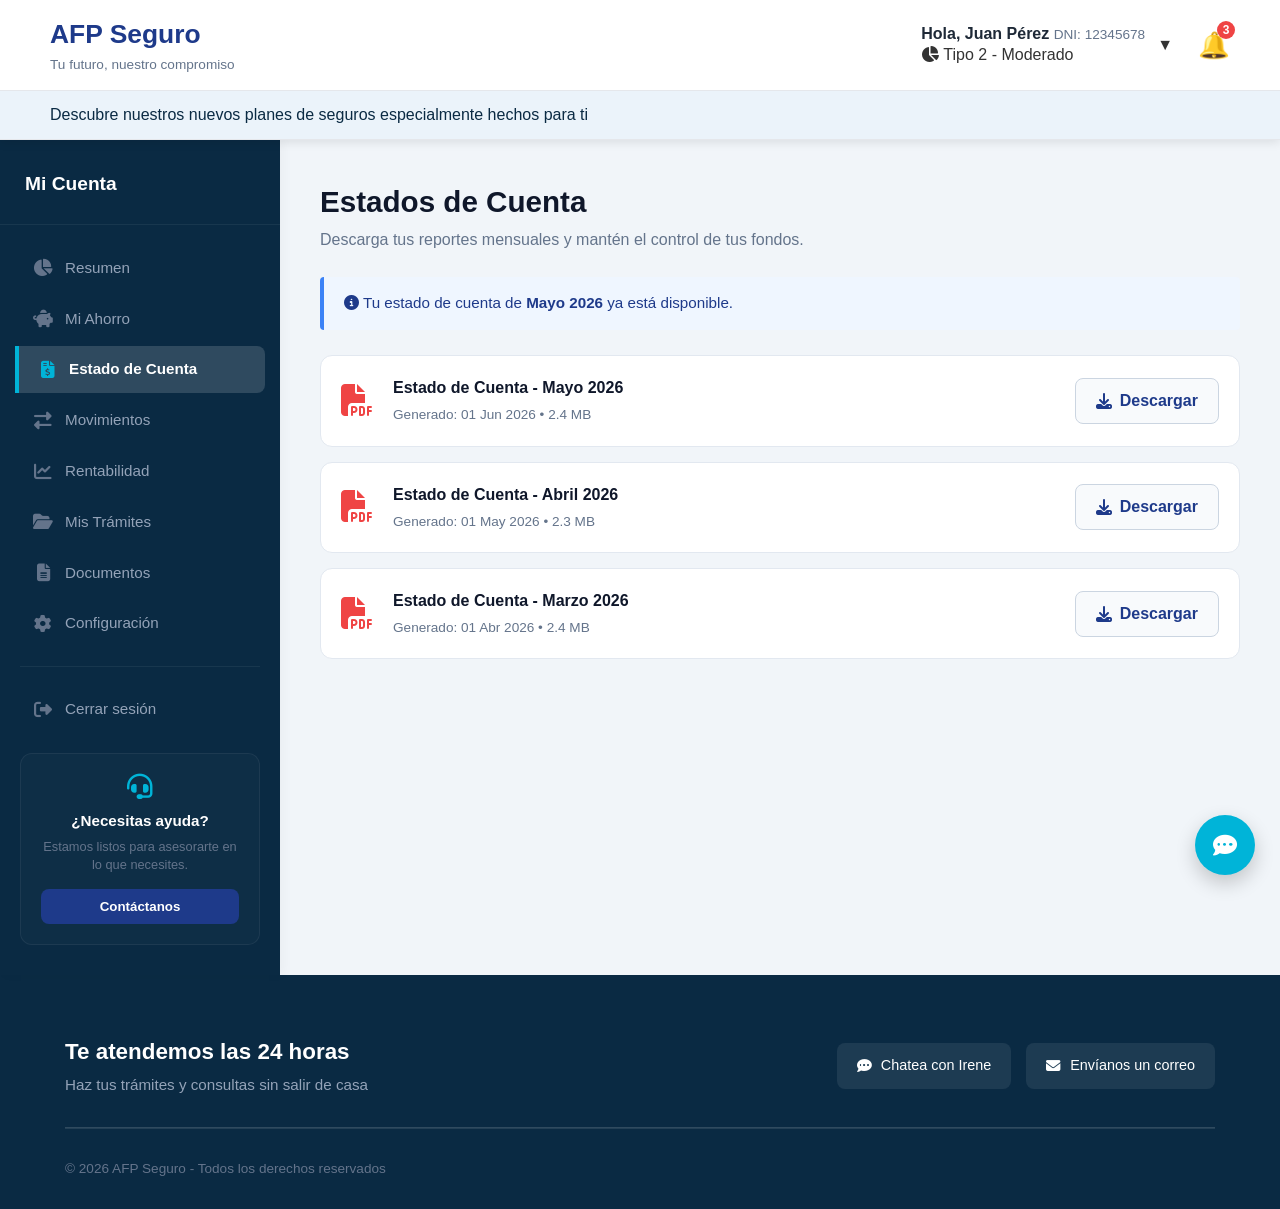
<file: public_html/Html/EstadoCuentaAFP.html>
<!DOCTYPE html>
<html lang="es">
<head>
  <meta charset="UTF-8">
  <meta name="viewport" content="width=device-width, initial-scale=1.0">
  <title>Estado de Cuenta - AFP Seguro</title>
  <link rel="stylesheet" href="https://cdnjs.cloudflare.com/ajax/libs/font-awesome/6.4.0/css/all.min.css"/>
  <link href="../CSS/Style.css" rel="stylesheet" type="text/css"/>
</head>
<body class="bodyPrincipal">
    
  <header class="mainPrincipal-headerPrincipal">
    <div class="top-bar">
      <div class="logoPrincipal">
        <div>
          <span class="afp-name">AFP Seguro</span>
          <span class="slogan">Tu futuro, nuestro compromiso</span>
        </div>
      </div>

      <div class="user-section">
        
        <div class="user-profile">
          <div class="user-info">
            <div class="user-mainPrincipal-data">
              <span class="greeting">Hola, Juan Pérez</span>
              <span class="dni">DNI: 12345678</span>
            </div>
            <div class="user-fund-box">
              <span class="user-fund-type"><i class="fas fa-chart-pie"></i> Tipo 2 - Moderado</span>
            </div>
          </div>
          <div class="dropdown-arrow">▼</div>
        </div>
        
        <div class="notification">
          <span class="bell">🔔</span>
          <span class="notification-count">3</span>
        </div>
      </div>
    </div>

    <div class="secondary-bar">
      <div class="containerPrincipal-links">
          <p class="aviso">Descubre nuestros nuevos planes de seguros especialmente hechos para ti</p>     
      </div>
    </div>
  </header>

  <div class="dashboard-containerPrincipal">
    
    <input type="checkbox" id="sidebar-toggle" class="sidebar-toggle-input">
    <label for="sidebar-toggle" class="sidebar-toggle-label">
      <i class="fas fa-sliders-h"></i> <span>Mostrar menú de cuenta</span>
    </label>

    <aside class="sidebar">
      <div class="sidebar-headerPrincipal">
        <h3>Mi Cuenta</h3>
      </div>
      <nav class="sidebar-nav">
        <a href="PrincipalAFP.html" class="nav-item"><i class="fas fa-chart-pie"></i> Resumen</a>
        <a href="MiAhorroAFP.html" class="nav-item"><i class="fas fa-piggy-bank"></i> Mi Ahorro</a>
        <a href="EstadoCuentaAFP.html" class="nav-item active"><i class="fas fa-file-invoice-dollar"></i> Estado de Cuenta</a>        
        <a href="MovimientosAFP.html" class="nav-item"><i class="fas fa-exchange-alt"></i> Movimientos</a>
        <a href="RentabilidadAFP.html" class="nav-item"><i class="fas fa-chart-line"></i> Rentabilidad</a>
        <a href="TramitesAFP.html" class="nav-item"><i class="fas fa-folder-open"></i> Mis Trámites</a>
        <a href="DocumentosAFP.html" class="nav-item"><i class="fas fa-file-alt"></i> Documentos</a>
        <a href="ConfiguracionAFP.html" class="nav-item"><i class="fas fa-cog"></i> Configuración</a>
        <div class="sidebar-divider"></div>
        <a href="index.html" class="nav-item logoPrincipalut"><i class="fas fa-sign-out-alt"></i> Cerrar sesión</a>
      </nav>
      
      <div class="sidebar-footerPrincipal">
        <div class="help-card">
          <i class="fas fa-headset help-icon"></i>
          <h4>¿Necesitas ayuda?</h4>
          <p>Estamos listos para asesorarte en lo que necesites.</p>
          <button class="contact-btn">Contáctanos</button>
        </div>
      </div>
    </aside>

    <main class="mainPrincipal-content">
      <div class="headerPrincipal-content">
        <h1>Estados de Cuenta</h1>
        <p class="subtitle">Descarga tus reportes mensuales y mantén el control de tus fondos.</p>
      </div>

      <div class="alert-info">
        <i class="fas fa-info-circle"></i> Tu estado de cuenta de <strong>Mayo 2026</strong> ya está disponible.
      </div>

      <div class="archivos-grid">
        <div class="archivo-card">
          <div class="archivo-icono pdf"><i class="fas fa-file-pdf"></i></div>
          <div class="archivo-detalles">
            <h4>Estado de Cuenta - Mayo 2026</h4>
            <p>Generado: 01 Jun 2026 • 2.4 MB</p>
          </div>
          <a href="#" class="btn-descargar" download><i class="fas fa-download"></i> Descargar</a>
        </div>

        <div class="archivo-card">
          <div class="archivo-icono pdf"><i class="fas fa-file-pdf"></i></div>
          <div class="archivo-detalles">
            <h4>Estado de Cuenta - Abril 2026</h4>
            <p>Generado: 01 May 2026 • 2.3 MB</p>
          </div>
          <a href="#" class="btn-descargar" download><i class="fas fa-download"></i> Descargar</a>
        </div>

        <div class="archivo-card">
          <div class="archivo-icono pdf"><i class="fas fa-file-pdf"></i></div>
          <div class="archivo-detalles">
            <h4>Estado de Cuenta - Marzo 2026</h4>
            <p>Generado: 01 Abr 2026 • 2.4 MB</p>
          </div>
          <a href="#" class="btn-descargar" download><i class="fas fa-download"></i> Descargar</a>
        </div>
      </div>
    </main>
  </div>
    <footer class="footerPrincipal">
    <div class="containerPrincipal-footerPrincipal">
      <div class="footerPrincipal-top">
        <div class="supportPrincipal-info">
          <h3>Te atendemos las 24 horas</h3>
          <p>Haz tus trámites y consultas sin salir de casa</p>
        </div>
        <div class="supportPrincipal-options">
          <a href="#" class="supportPrincipal-btn"><i class="fas fa-comment-dots"></i> Chatea con Irene</a>
          <a href="#" class="supportPrincipal-btn"><i class="fas fa-envelope"></i> Envíanos un correo</a>
        </div>
      </div>
      <div class="footerPrincipal-bottom">
        <p class="copyrightPrincipal">© 2026 AFP Seguro - Todos los derechos reservados</p>
      </div>
    </div>
  </footer>
    <script src="../JAVASCRIPT/javascript.js"></script>
</body>
</html>
</file>
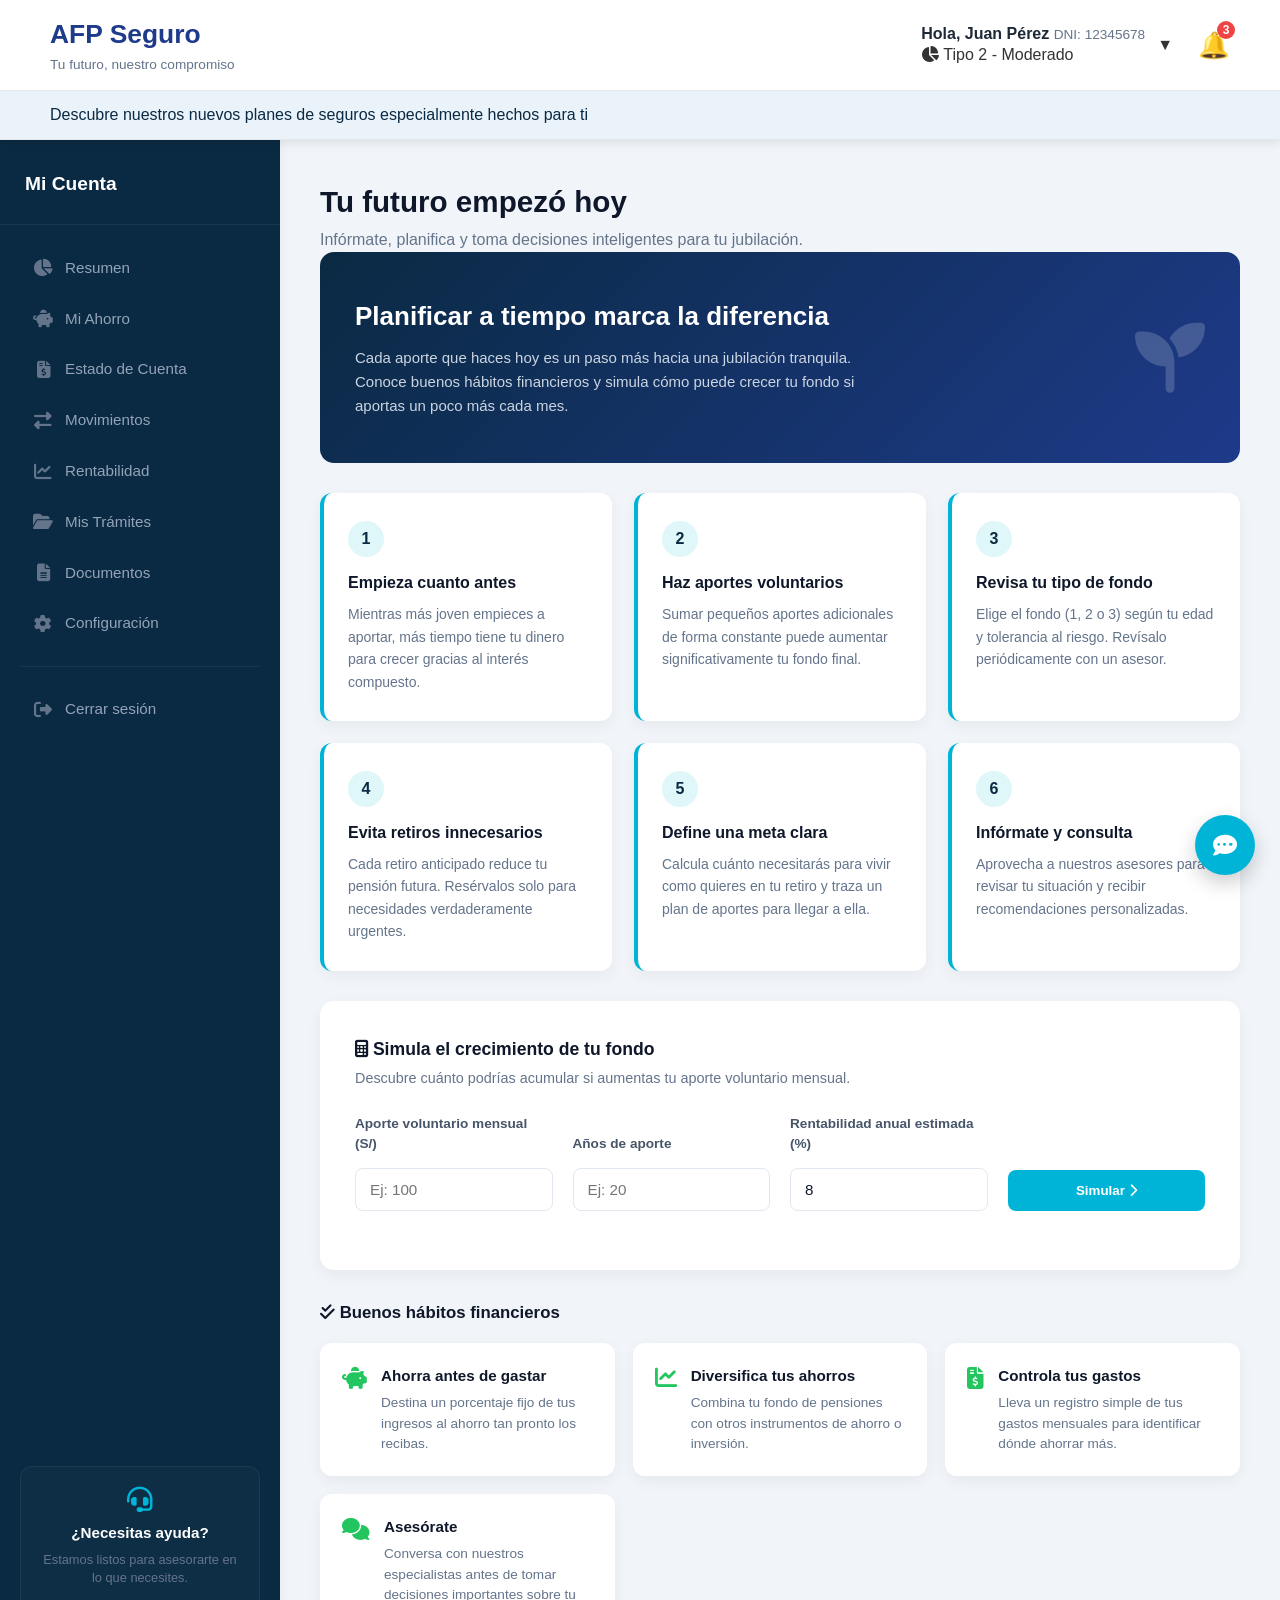
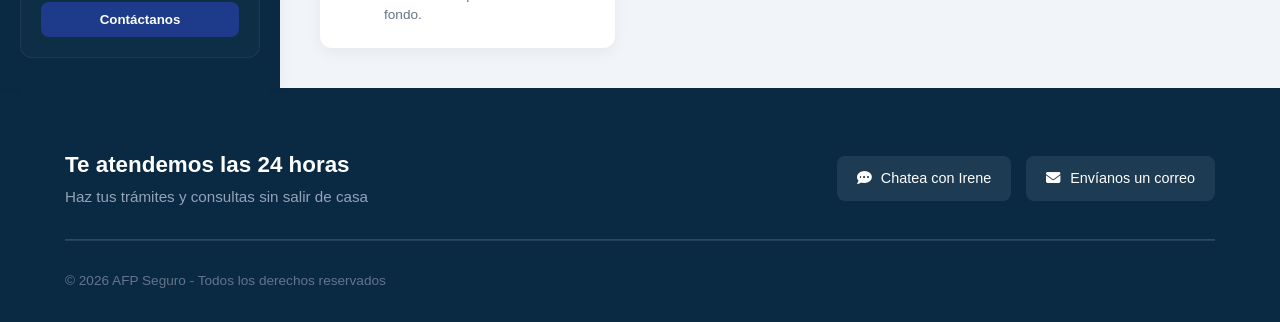
<file: public_html/Html/FuturoEmpezoHoyAFP.html>
<!DOCTYPE html>
<html lang="es">
<head>
  <meta charset="UTF-8">
  <meta name="viewport" content="width=device-width, initial-scale=1.0">
  <title>Tu Futuro Empezó Hoy - AFP Seguro</title>
  <link rel="stylesheet" href="https://cdnjs.cloudflare.com/ajax/libs/font-awesome/6.4.0/css/all.min.css"/>
  <link href="../CSS/Style.css" rel="stylesheet" type="text/css"/>
</head>
<body class="bodyPrincipal">
    
  <header class="mainPrincipal-headerPrincipal">
    <div class="top-bar">
      <div class="logoPrincipal">
        <div>
          <span class="afp-name">AFP Seguro</span>
          <span class="slogan">Tu futuro, nuestro compromiso</span>
        </div>
      </div>

      <div class="user-section">
        
        <div class="user-profile">
          <div class="user-info">
            <div class="user-mainPrincipal-data">
              <span class="greeting">Hola, Juan Pérez</span>
              <span class="dni">DNI: 12345678</span>
            </div>
            <div class="user-fund-box">
              <span class="user-fund-type"><i class="fas fa-chart-pie"></i> Tipo 2 - Moderado</span>
            </div>
          </div>
          <div class="dropdown-arrow">▼</div>
        </div>
        
        <div class="notification">
          <span class="bell">🔔</span>
          <span class="notification-count">3</span>
        </div>
      </div>
    </div>

    <div class="secondary-bar">
      <div class="containerPrincipal-links">
          <p class="aviso">Descubre nuestros nuevos planes de seguros especialmente hechos para ti</p>     
      </div>
    </div>
  </header>

  <div class="dashboard-containerPrincipal">
    
    <input type="checkbox" id="sidebar-toggle" class="sidebar-toggle-input">
    <label for="sidebar-toggle" class="sidebar-toggle-label">
      <i class="fas fa-sliders-h"></i> <span>Mostrar menú de cuenta</span>
    </label>

    <aside class="sidebar">
      <div class="sidebar-headerPrincipal">
        <h3>Mi Cuenta</h3>
      </div>
      <nav class="sidebar-nav">
        <a href="PrincipalAFP.html" class="nav-item"><i class="fas fa-chart-pie"></i> Resumen</a>
        <a href="MiAhorroAFP.html" class="nav-item"><i class="fas fa-piggy-bank"></i> Mi Ahorro</a>
        <a href="EstadoCuentaAFP.html" class="nav-item"><i class="fas fa-file-invoice-dollar"></i> Estado de Cuenta</a>        
        <a href="MovimientosAFP.html" class="nav-item"><i class="fas fa-exchange-alt"></i> Movimientos</a>
        <a href="RentabilidadAFP.html" class="nav-item"><i class="fas fa-chart-line"></i> Rentabilidad</a>
        <a href="TramitesAFP.html" class="nav-item"><i class="fas fa-folder-open"></i> Mis Trámites</a>
        <a href="DocumentosAFP.html" class="nav-item"><i class="fas fa-file-alt"></i> Documentos</a>
        <a href="ConfiguracionAFP.html" class="nav-item"><i class="fas fa-cog"></i> Configuración</a>
        <div class="sidebar-divider"></div>
        <a href="index.html" class="nav-item logoPrincipalut"><i class="fas fa-sign-out-alt"></i> Cerrar sesión</a>
      </nav>
      
      <div class="sidebar-footerPrincipal">
        <div class="help-card">
          <i class="fas fa-headset help-icon"></i>
          <h4>¿Necesitas ayuda?</h4>
          <p>Estamos listos para asesorarte en lo que necesites.</p>
          <button class="contact-btn">Contáctanos</button>
        </div>
      </div>
    </aside>

    <main class="mainPrincipal-content">
      <div class="headerPrincipal-content">
        <h1>Tu futuro empezó hoy</h1>
        <p class="subtitle">Infórmate, planifica y toma decisiones inteligentes para tu jubilación.</p>
      </div>

      <div class="futuro-hero-card">
        <div class="futuro-hero-texto">
          <h2>Planificar a tiempo marca la diferencia</h2>
          <p>Cada aporte que haces hoy es un paso más hacia una jubilación tranquila. Conoce buenos hábitos financieros y simula cómo puede crecer tu fondo si aportas un poco más cada mes.</p>
        </div>
        <i class="fas fa-seedling futuro-hero-icon"></i>
      </div>

      <div class="consejos-grid">
        <div class="consejo-card">
          <div class="consejo-numero">1</div>
          <h4>Empieza cuanto antes</h4>
          <p>Mientras más joven empieces a aportar, más tiempo tiene tu dinero para crecer gracias al interés compuesto.</p>
        </div>
        <div class="consejo-card">
          <div class="consejo-numero">2</div>
          <h4>Haz aportes voluntarios</h4>
          <p>Sumar pequeños aportes adicionales de forma constante puede aumentar significativamente tu fondo final.</p>
        </div>
        <div class="consejo-card">
          <div class="consejo-numero">3</div>
          <h4>Revisa tu tipo de fondo</h4>
          <p>Elige el fondo (1, 2 o 3) según tu edad y tolerancia al riesgo. Revísalo periódicamente con un asesor.</p>
        </div>
        <div class="consejo-card">
          <div class="consejo-numero">4</div>
          <h4>Evita retiros innecesarios</h4>
          <p>Cada retiro anticipado reduce tu pensión futura. Resérvalos solo para necesidades verdaderamente urgentes.</p>
        </div>
        <div class="consejo-card">
          <div class="consejo-numero">5</div>
          <h4>Define una meta clara</h4>
          <p>Calcula cuánto necesitarás para vivir como quieres en tu retiro y traza un plan de aportes para llegar a ella.</p>
        </div>
        <div class="consejo-card">
          <div class="consejo-numero">6</div>
          <h4>Infórmate y consulta</h4>
          <p>Aprovecha a nuestros asesores para revisar tu situación y recibir recomendaciones personalizadas.</p>
        </div>
      </div>

      <div class="simulador-box">
        <h3><i class="fas fa-calculator"></i> Simula el crecimiento de tu fondo</h3>
        <p class="subtitle-sim">Descubre cuánto podrías acumular si aumentas tu aporte voluntario mensual.</p>

        <div class="simulador-form">
          <div class="field-group">
            <label for="sim-aporte">Aporte voluntario mensual (S/)</label>
            <input type="number" id="sim-aporte" placeholder="Ej: 100" min="0">
          </div>
          <div class="field-group">
            <label for="sim-anios">Años de aporte</label>
            <input type="number" id="sim-anios" placeholder="Ej: 20" min="1">
          </div>
          <div class="field-group">
            <label for="sim-rentabilidad">Rentabilidad anual estimada (%)</label>
            <input type="number" id="sim-rentabilidad" placeholder="Ej: 8" min="0" value="8">
          </div>
          <button class="btn-simular" id="btn-simular">Simular <i class="fas fa-chevron-right"></i></button>
        </div>

        <div class="resultado-simulacion" id="resultado-simulacion">
          <div class="resultado-item">
            <span>Total aportado</span>
            <strong id="res-aportado">S/ 0.00</strong>
          </div>
          <div class="resultado-item">
            <span>Fondo proyectado</span>
            <strong id="res-proyectado">S/ 0.00</strong>
          </div>
          <div class="resultado-item">
            <span>Ganancia estimada</span>
            <strong id="res-ganancia">S/ 0.00</strong>
          </div>
        </div>
      </div>

      <div class="habitos-section">
        <h3><i class="fas fa-check-double"></i> Buenos hábitos financieros</h3>
        <div class="habitos-grid">
          <div class="habito-item">
            <i class="fas fa-piggy-bank"></i>
            <div>
              <h5>Ahorra antes de gastar</h5>
              <p>Destina un porcentaje fijo de tus ingresos al ahorro tan pronto los recibas.</p>
            </div>
          </div>
          <div class="habito-item">
            <i class="fas fa-chart-line"></i>
            <div>
              <h5>Diversifica tus ahorros</h5>
              <p>Combina tu fondo de pensiones con otros instrumentos de ahorro o inversión.</p>
            </div>
          </div>
          <div class="habito-item">
            <i class="fas fa-file-invoice-dollar"></i>
            <div>
              <h5>Controla tus gastos</h5>
              <p>Lleva un registro simple de tus gastos mensuales para identificar dónde ahorrar más.</p>
            </div>
          </div>
          <div class="habito-item">
            <i class="fas fa-comments"></i>
            <div>
              <h5>Asesórate</h5>
              <p>Conversa con nuestros especialistas antes de tomar decisiones importantes sobre tu fondo.</p>
            </div>
          </div>
        </div>
      </div>

    </main>
  </div>
    <footer class="footerPrincipal">
    <div class="containerPrincipal-footerPrincipal">
      <div class="footerPrincipal-top">
        <div class="supportPrincipal-info">
          <h3>Te atendemos las 24 horas</h3>
          <p>Haz tus trámites y consultas sin salir de casa</p>
        </div>
        <div class="supportPrincipal-options">
          <a href="#" class="supportPrincipal-btn"><i class="fas fa-comment-dots"></i> Chatea con Irene</a>
          <a href="#" class="supportPrincipal-btn"><i class="fas fa-envelope"></i> Envíanos un correo</a>
        </div>
      </div>
      <div class="footerPrincipal-bottom">
        <p class="copyrightPrincipal">© 2026 AFP Seguro - Todos los derechos reservados</p>
      </div>
    </div>
  </footer>
    <script src="../JAVASCRIPT/javascript.js"></script>
    <script>
        document.getElementById('btn-simular').addEventListener('click', function () {
            var aporte = parseFloat(document.getElementById('sim-aporte').value) || 0;
            var anios = parseFloat(document.getElementById('sim-anios').value) || 0;
            var rentabilidadAnual = parseFloat(document.getElementById('sim-rentabilidad').value) || 0;

            var meses = anios * 12;
            var tasaMensual = (rentabilidadAnual / 100) / 12;
            var totalAportado = aporte * meses;
            var fondoProyectado = 0;

            if (meses > 0) {
                if (tasaMensual > 0) {
                    // Valor futuro de una anualidad ordinaria
                    fondoProyectado = aporte * ((Math.pow(1 + tasaMensual, meses) - 1) / tasaMensual);
                } else {
                    fondoProyectado = totalAportado;
                }
            }

            var ganancia = fondoProyectado - totalAportado;
            if (ganancia < 0) { ganancia = 0; }

            var formatoMoneda = function (valor) {
                return 'S/ ' + valor.toLocaleString('es-PE', { minimumFractionDigits: 2, maximumFractionDigits: 2 });
            };

            document.getElementById('res-aportado').textContent = formatoMoneda(totalAportado);
            document.getElementById('res-proyectado').textContent = formatoMoneda(fondoProyectado);
            document.getElementById('res-ganancia').textContent = formatoMoneda(ganancia);

            document.getElementById('resultado-simulacion').classList.add('visible');
        });
    </script>
</body>
</html>
</file>
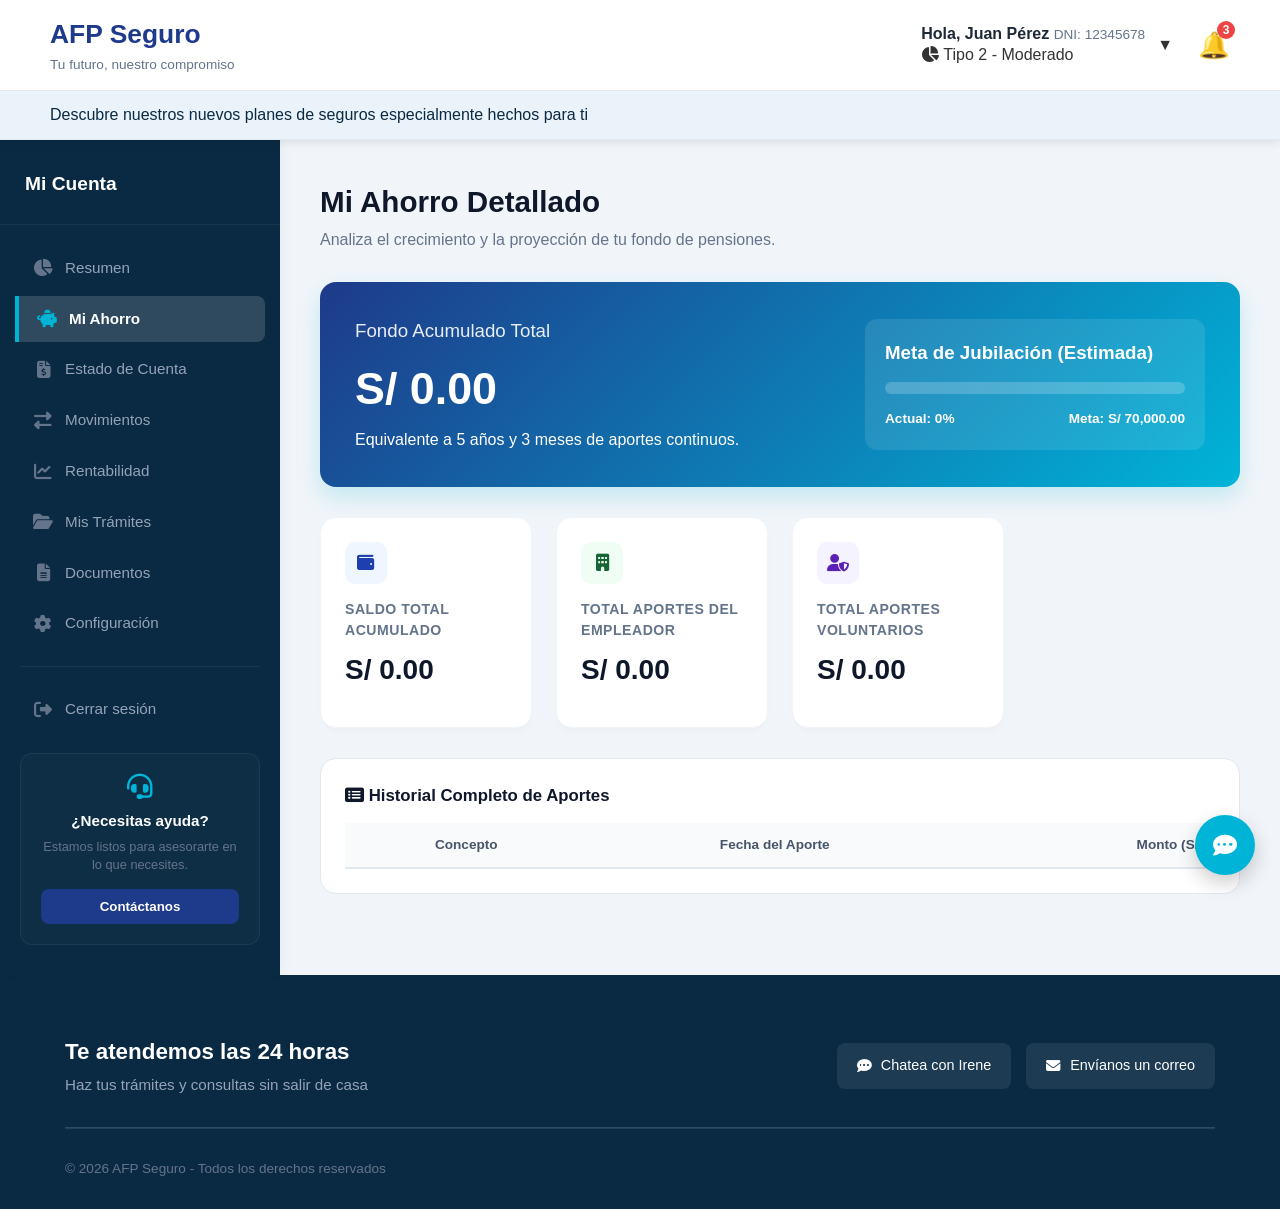
<file: public_html/Html/MiAhorroAFP.html>
<!DOCTYPE html>
<html lang="es">
<head>
  <meta charset="UTF-8">
  <meta name="viewport" content="width=device-width, initial-scale=1.0">
  <title>Mi Ahorro - AFP Seguro</title>
  <link rel="stylesheet" href="https://cdnjs.cloudflare.com/ajax/libs/font-awesome/6.4.0/css/all.min.css"/>
  <link href="../CSS/Style.css" rel="stylesheet" type="text/css"/>
</head>
<body class="bodyPrincipal">
    
  <header class="mainPrincipal-headerPrincipal">
    <div class="top-bar">
      <div class="logoPrincipal">
        <div>
          <span class="afp-name">AFP Seguro</span>
          <span class="slogan">Tu futuro, nuestro compromiso</span>
        </div>
      </div>

      <div class="user-section">
        
        <div class="user-profile">
          <div class="user-info">
            <div class="user-mainPrincipal-data">
              <span class="greeting">Hola, Juan Pérez</span>
              <span class="dni">DNI: 12345678</span>
            </div>
            <div class="user-fund-box">
              <span class="user-fund-type"><i class="fas fa-chart-pie"></i> Tipo 2 - Moderado</span>
            </div>
          </div>
          <div class="dropdown-arrow">▼</div>
        </div>
        
        <div class="notification">
          <span class="bell">🔔</span>
          <span class="notification-count">3</span>
        </div>
      </div>
    </div>

    <div class="secondary-bar">
      <div class="containerPrincipal-links">
          <p class="aviso">Descubre nuestros nuevos planes de seguros especialmente hechos para ti</p>     
      </div>
    </div>
  </header>

  <div class="dashboard-containerPrincipal">
    
    <input type="checkbox" id="sidebar-toggle" class="sidebar-toggle-input">
    <label for="sidebar-toggle" class="sidebar-toggle-label">
      <i class="fas fa-sliders-h"></i> <span>Mostrar menú de cuenta</span>
    </label>

    <aside class="sidebar">
      <div class="sidebar-headerPrincipal">
        <h3>Mi Cuenta</h3>
      </div>
      <nav class="sidebar-nav">
        <a href="PrincipalAFP.html" class="nav-item"><i class="fas fa-chart-pie"></i> Resumen</a>
        <a href="MiAhorroAFP.html" class="nav-item active"><i class="fas fa-piggy-bank"></i> Mi Ahorro</a>
        <a href="EstadoCuentaAFP.html" class="nav-item"><i class="fas fa-file-invoice-dollar"></i> Estado de Cuenta</a>        
        <a href="MovimientosAFP.html" class="nav-item"><i class="fas fa-exchange-alt"></i> Movimientos</a>
        <a href="RentabilidadAFP.html" class="nav-item"><i class="fas fa-chart-line"></i> Rentabilidad</a>
        <a href="TramitesAFP.html" class="nav-item"><i class="fas fa-folder-open"></i> Mis Trámites</a>
        <a href="DocumentosAFP.html" class="nav-item"><i class="fas fa-file-alt"></i> Documentos</a>
        <a href="ConfiguracionAFP.html" class="nav-item"><i class="fas fa-cog"></i> Configuración</a>
        <div class="sidebar-divider"></div>
        <a href="index.html" class="nav-item logoPrincipalut"><i class="fas fa-sign-out-alt"></i> Cerrar sesión</a>
      </nav>
      
      <div class="sidebar-footerPrincipal">
        <div class="help-card">
          <i class="fas fa-headset help-icon"></i>
          <h4>¿Necesitas ayuda?</h4>
          <p>Estamos listos para asesorarte en lo que necesites.</p>
          <button class="contact-btn">Contáctanos</button>
        </div>
      </div>
    </aside>

    <main class="mainPrincipal-content">
      <div class="headerPrincipal-content">
        <h1>Mi Ahorro Detallado</h1>
        <p class="subtitle">Analiza el crecimiento y la proyección de tu fondo de pensiones.</p>
      </div>

      <div class="ahorro-hero-card">
        <div class="ahorro-info">
          <h3>Fondo Acumulado Total</h3>
          <h2 class="monto-destacado" id="banner-saldo-total">S/ 0.00</h2>
          <p>Equivalente a 5 años y 3 meses de aportes continuos.</p>
        </div>
        <div class="ahorro-meta">
          <h3>Meta de Jubilación (Estimada)</h3>
          <div class="barra-progreso-contenedor">
            <div class="progreso-barra" id="banner-barra-progreso"></div>
          </div>
          <div class="meta-footer">
            <span id="banner-porcentaje">Actual: 0%</span>
            <span>Meta: S/ 70,000.00</span>
          </div>
        </div>
      </div>

      <div class="cards-grid">
        <div class="card-metric">
          <div class="card-icon blue"><i class="fas fa-wallet"></i></div>
          <h4>Saldo Total Acumulado</h4>
          <h2 id="saldo-total">S/ 0.00</h2>
        </div>
        
        <div class="card-metric">
          <div class="card-icon green"><i class="fas fa-building"></i></div>
          <h4>Total Aportes del Empleador</h4>
          <h2 id="aportes-empleador">S/ 0.00</h2>
        </div>
        
        <div class="card-metric">
          <div class="card-icon purple"><i class="fas fa-user-shield"></i></div>
          <h4>Total Aportes Voluntarios</h4>
          <h2 id="aportes-voluntarios">S/ 0.00</h2>
        </div>
      </div>
        
        <div class="bottom-section" style="margin-top: 30px;">
        <div class="movimientos" style="grid-column: span 2;">
          <h3><i class="fas fa-list-alt"></i> Historial Completo de Aportes</h3>
          <div class="table-responsive">
            <table>
              <thead>
                <tr>
                  <th>Concepto</th>
                  <th>Fecha del Aporte</th>
                  <th class="text-right">Monto (S/)</th>
                </tr>
              </thead>
              <tbody id="body-movimientos">
                </tbody>
            </table>
          </div>
        </div>
      </div>
    </main>
  </div>
    <footer class="footerPrincipal">
    <div class="containerPrincipal-footerPrincipal">
      <div class="footerPrincipal-top">
        <div class="supportPrincipal-info">
          <h3>Te atendemos las 24 horas</h3>
          <p>Haz tus trámites y consultas sin salir de casa</p>
        </div>
        <div class="supportPrincipal-options">
          <a href="#" class="supportPrincipal-btn"><i class="fas fa-comment-dots"></i> Chatea con Irene</a>
          <a href="#" class="supportPrincipal-btn"><i class="fas fa-envelope"></i> Envíanos un correo</a>
        </div>
      </div>
      <div class="footerPrincipal-bottom">
        <p class="copyrightPrincipal">© 2026 AFP Seguro - Todos los derechos reservados</p>
      </div>
    </div>
  </footer>
    <script src="../JAVASCRIPT/javascript.js"></script>
</body>
</html>
</file>
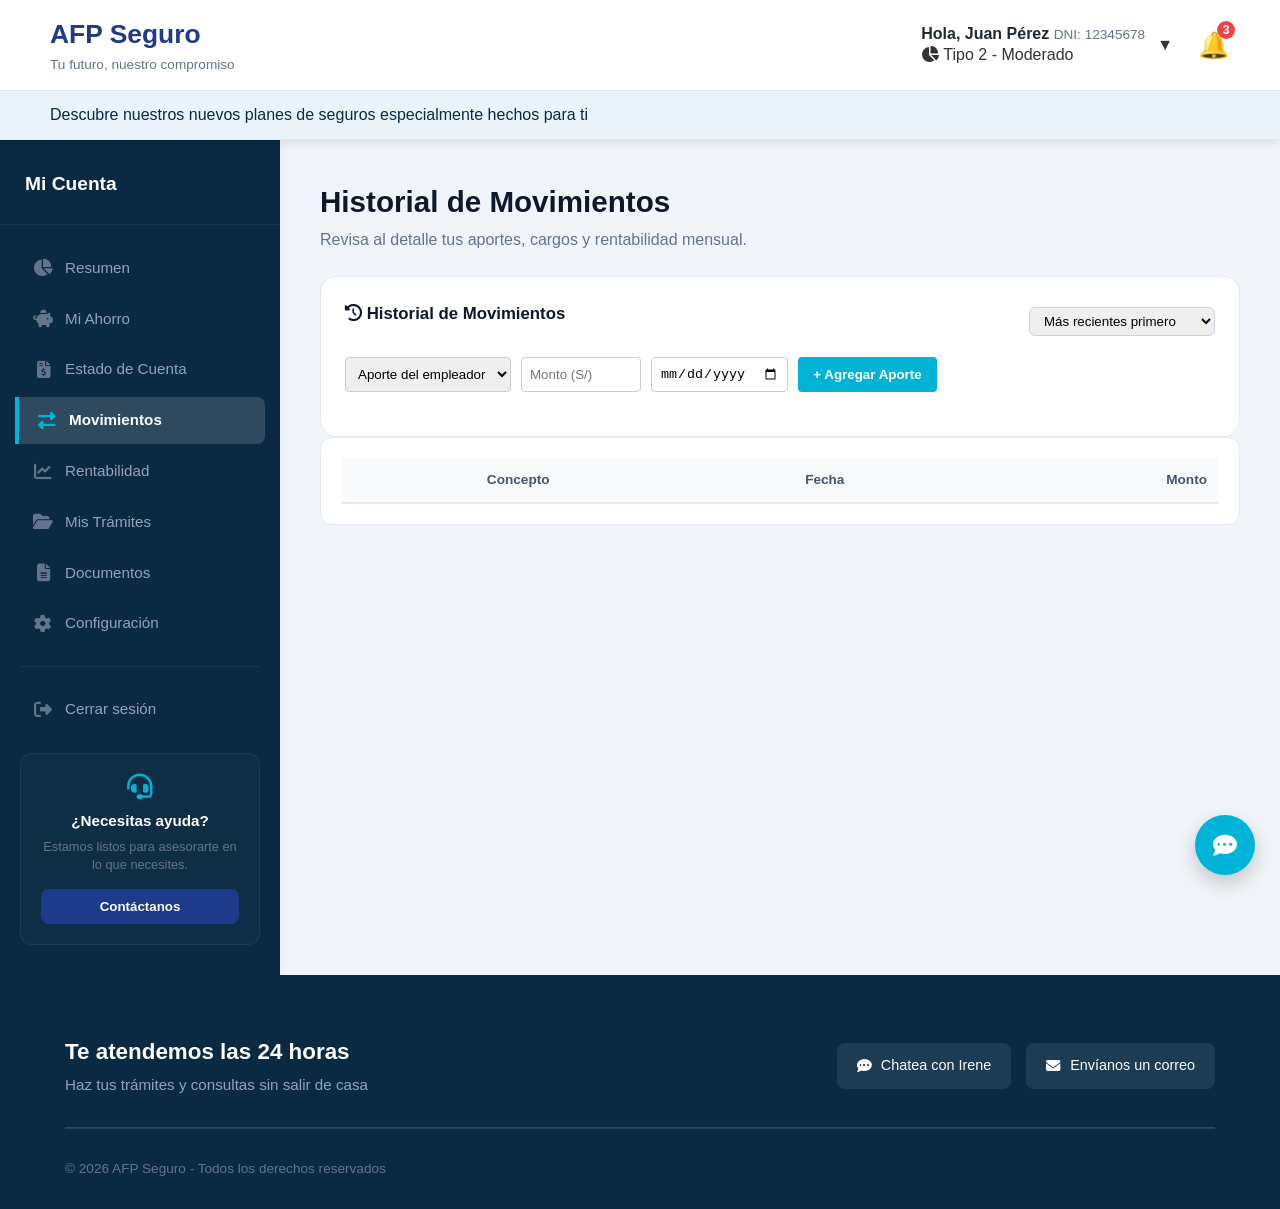
<file: public_html/Html/MovimientosAFP.html>
<!DOCTYPE html>
<html lang="es">
<head>
  <meta charset="UTF-8">
  <meta name="viewport" content="width=device-width, initial-scale=1.0">
  <title>Movimientos - AFP Seguro</title>
  <link rel="stylesheet" href="https://cdnjs.cloudflare.com/ajax/libs/font-awesome/6.4.0/css/all.min.css"/>
  <link href="../CSS/Style.css" rel="stylesheet" type="text/css"/>
</head>
<body class="bodyPrincipal">
    
  <header class="mainPrincipal-headerPrincipal">
    <div class="top-bar">
      <div class="logoPrincipal">
        <div>
          <span class="afp-name">AFP Seguro</span>
          <span class="slogan">Tu futuro, nuestro compromiso</span>
        </div>
      </div>

      <div class="user-section">
        
        <div class="user-profile">
          <div class="user-info">
            <div class="user-mainPrincipal-data">
              <span class="greeting">Hola, Juan Pérez</span>
              <span class="dni">DNI: 12345678</span>
            </div>
            <div class="user-fund-box">
              <span class="user-fund-type"><i class="fas fa-chart-pie"></i> Tipo 2 - Moderado</span>
            </div>
          </div>
          <div class="dropdown-arrow">▼</div>
        </div>
        
        <div class="notification">
          <span class="bell">🔔</span>
          <span class="notification-count">3</span>
        </div>
      </div>
    </div>

    <div class="secondary-bar">
      <div class="containerPrincipal-links">
          <p class="aviso">Descubre nuestros nuevos planes de seguros especialmente hechos para ti</p>     
      </div>
    </div>
  </header>

  <div class="dashboard-containerPrincipal">
    
    <input type="checkbox" id="sidebar-toggle" class="sidebar-toggle-input">
    <label for="sidebar-toggle" class="sidebar-toggle-label">
      <i class="fas fa-sliders-h"></i> <span>Mostrar menú de cuenta</span>
    </label>

    <aside class="sidebar">
      <div class="sidebar-headerPrincipal">
        <h3>Mi Cuenta</h3>
      </div>
      <nav class="sidebar-nav">
        <a href="PrincipalAFP.html" class="nav-item"><i class="fas fa-chart-pie"></i> Resumen</a>
        <a href="MiAhorroAFP.html" class="nav-item"><i class="fas fa-piggy-bank"></i> Mi Ahorro</a>
        <a href="EstadoCuentaAFP.html" class="nav-item"><i class="fas fa-file-invoice-dollar"></i> Estado de Cuenta</a>        
        <a href="MovimientosAFP.html" class="nav-item active"><i class="fas fa-exchange-alt"></i> Movimientos</a>
        <a href="RentabilidadAFP.html" class="nav-item"><i class="fas fa-chart-line"></i> Rentabilidad</a>
        <a href="TramitesAFP.html" class="nav-item"><i class="fas fa-folder-open"></i> Mis Trámites</a>
        <a href="DocumentosAFP.html" class="nav-item"><i class="fas fa-file-alt"></i> Documentos</a>
        <a href="ConfiguracionAFP.html" class="nav-item"><i class="fas fa-cog"></i> Configuración</a>
        <div class="sidebar-divider"></div>
        <a href="index.html" class="nav-item logoPrincipalut"><i class="fas fa-sign-out-alt"></i> Cerrar sesión</a>
      </nav>
      
      <div class="sidebar-footerPrincipal">
        <div class="help-card">
          <i class="fas fa-headset help-icon"></i>
          <h4>¿Necesitas ayuda?</h4>
          <p>Estamos listos para asesorarte en lo que necesites.</p>
          <button class="contact-btn">Contáctanos</button>
        </div>
      </div>
    </aside>

    <main class="mainPrincipal-content">
      <div class="headerPrincipal-content">
        <h1>Historial de Movimientos</h1>
        <p class="subtitle">Revisa al detalle tus aportes, cargos y rentabilidad mensual.</p><br> 
      </div>
        
    <div class="movimientos">

      <div style="display: flex; justify-content: space-between; align-items: center; margin-bottom: 15px;">
        <h3><i class="fas fa-history"></i> Historial de Movimientos</h3>

        <select id="ordenar-movimientos" style="padding: 5px 10px; border-radius: 6px; border: 1px solid #cbd5e1;">
            <option value="fecha-desc">Más recientes primero</option>
            <option value="fecha-asc">Más antiguos primero</option>
            <option value="monto-desc">Mayor cantidad a menor</option>
            <option value="monto-asc">Menor cantidad a mayor</option>
            <option value="tipo">Agrupar por Tipo</option>
        </select>
      </div>

      <form id="form-agregar-movimiento" style="display: flex; gap: 10px; margin-bottom: 20px; flex-wrap: wrap;">
          <select id="mov-tipo" style="padding: 8px; border-radius: 4px; border: 1px solid #ccc;">
              <option value="Empleador">Aporte del empleador</option>
              <option value="Voluntario">Aporte voluntario</option>
          </select>

          <input type="number" id="mov-monto" placeholder="Monto (S/)" step="0.01" style="padding: 8px; border-radius: 4px; border: 1px solid #ccc; width: 120px;">

          <input type="date" id="mov-fecha" style="padding: 8px; border-radius: 4px; border: 1px solid #ccc;">

          <button type="submit" style="padding: 8px 15px; background-color: #00b4d8; color: white; border: none; border-radius: 4px; cursor: pointer; font-weight: bold;">
              + Agregar Aporte
          </button>
      </form>
      </div>

      <div class="tabla-completa-container">
      <div class="table-responsive">
        <table>
          <thead>
            <tr>
              <th>Concepto</th>
              <th>Fecha</th>
              <th class="text-right">Monto</th>
            </tr>
          </thead>
          <tbody id="body-movimientos">
             </tbody>
        </table>
      </div>
    </div>
    </main>
  </div>
    
    <footer class="footerPrincipal">
    <div class="containerPrincipal-footerPrincipal">
      <div class="footerPrincipal-top">
        <div class="supportPrincipal-info">
          <h3>Te atendemos las 24 horas</h3>
          <p>Haz tus trámites y consultas sin salir de casa</p>
        </div>
        <div class="supportPrincipal-options">
          <a href="#" class="supportPrincipal-btn"><i class="fas fa-comment-dots"></i> Chatea con Irene</a>
          <a href="#" class="supportPrincipal-btn"><i class="fas fa-envelope"></i> Envíanos un correo</a>
        </div>
      </div>
      <div class="footerPrincipal-bottom">
        <p class="copyrightPrincipal">© 2026 AFP Seguro - Todos los derechos reservados</p>
      </div>
    </div>
  </footer>
    <script src="../JAVASCRIPT/javascript.js"></script>
</body>
</html>
</file>
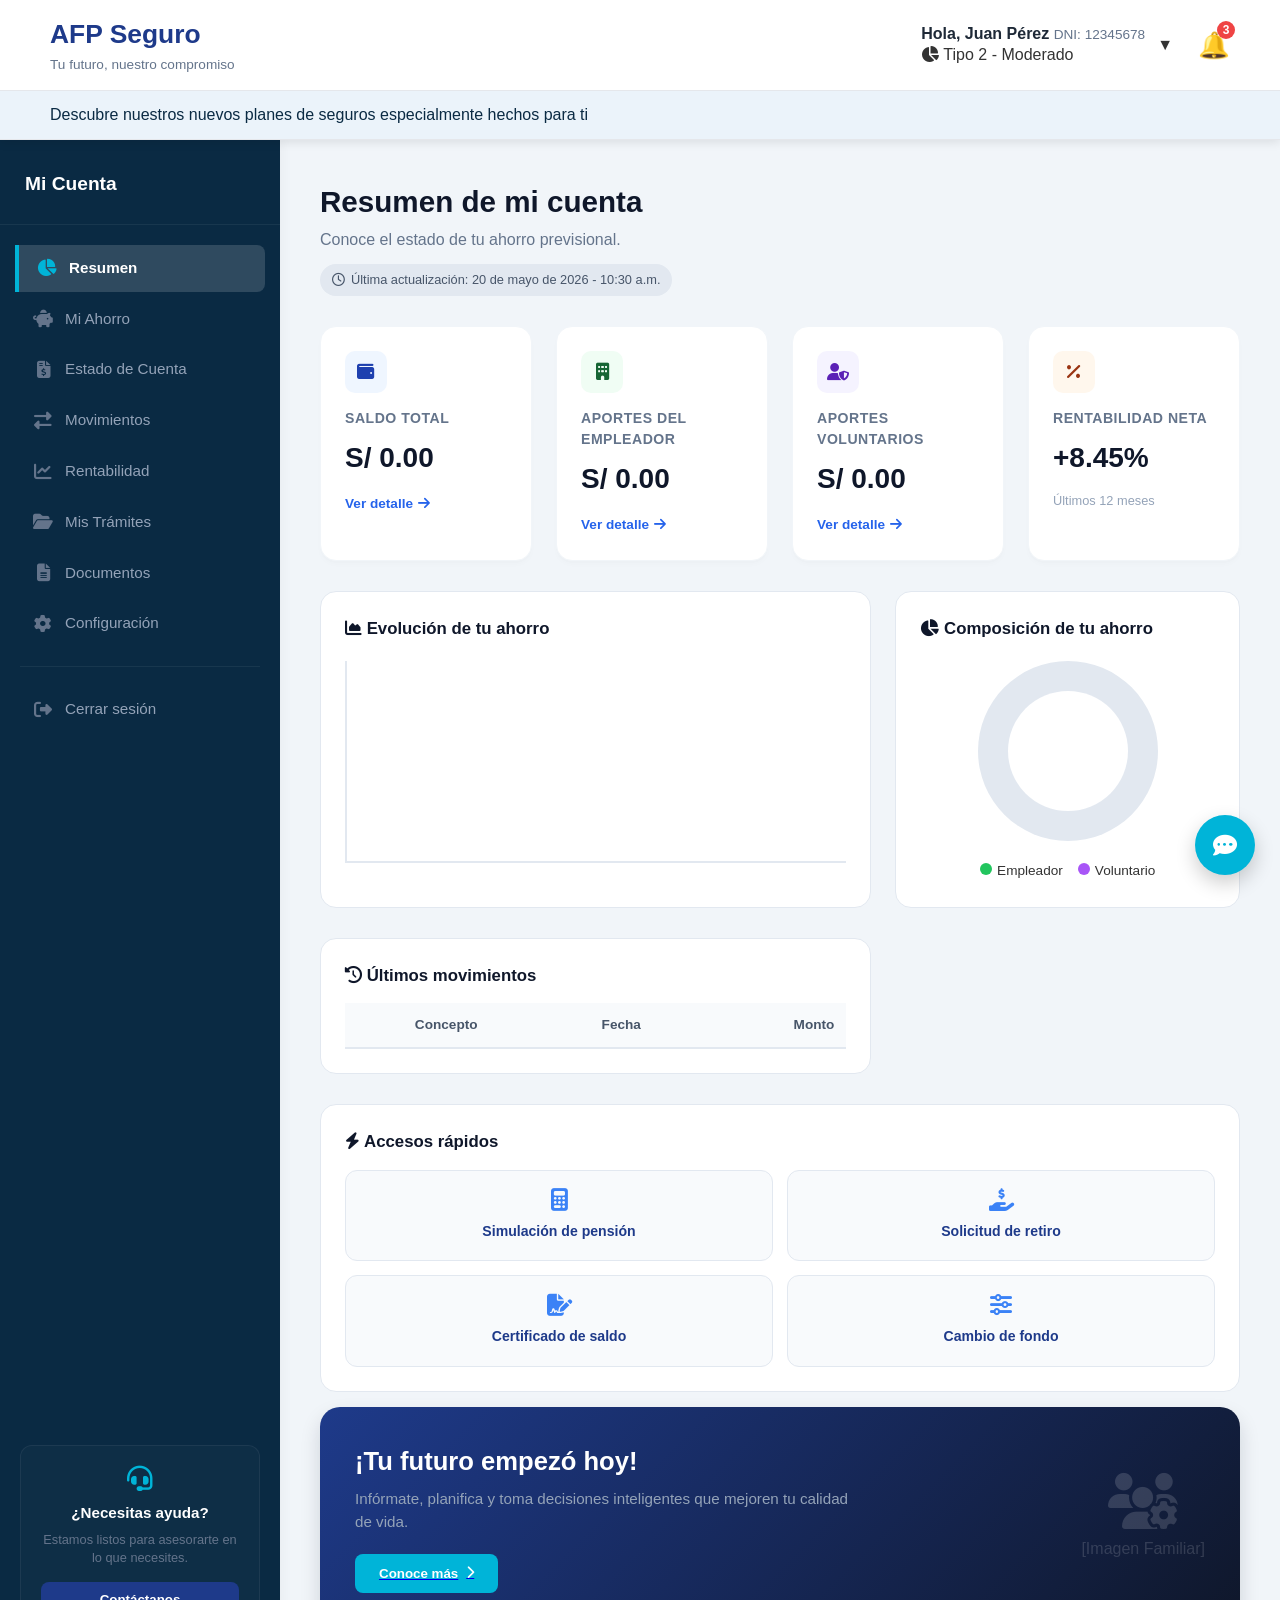
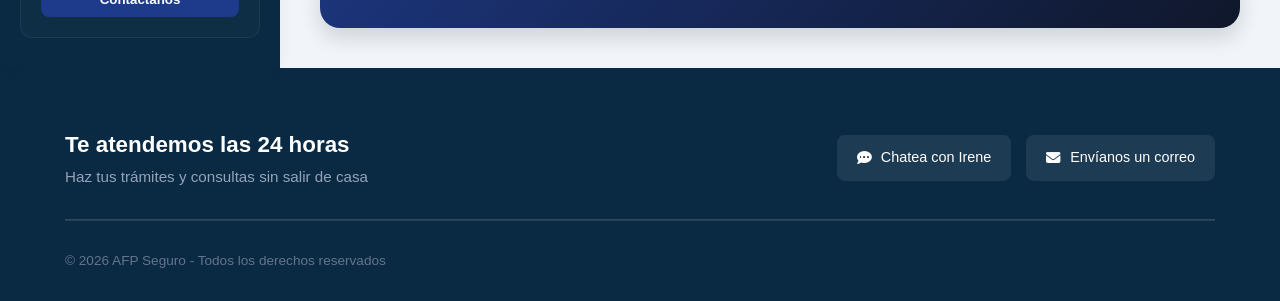
<file: public_html/Html/PrincipalAFP.html>
<!DOCTYPE html>
<html lang="es">
<head>
  <meta charset="UTF-8">
  <meta name="viewport" content="width=device-width, initial-scale=1.0">
  <title>AFP Seguro - Resumen</title>
  <link rel="stylesheet" href="https://cdnjs.cloudflare.com/ajax/libs/font-awesome/6.4.0/css/all.min.css"/>
  <link href="../CSS/Style.css" rel="stylesheet" type="text/css"/>

</head>
<body class="bodyPrincipal">
    
  <header class="mainPrincipal-headerPrincipal">
    <div class="top-bar">
      <div class="logoPrincipal">
        <div>
          <span class="afp-name">AFP Seguro</span>
          <span class="slogan">Tu futuro, nuestro compromiso</span>
        </div>
      </div>

      <div class="user-section">
        
        <div class="user-profile">
          <div class="user-info">
            <div class="user-mainPrincipal-data">
              <span class="greeting">Hola, Juan Pérez</span>
              <span class="dni">DNI: 12345678</span>
            </div>
            <div class="user-fund-box">
              <span class="user-fund-type"><i class="fas fa-chart-pie"></i> Tipo 2 - Moderado</span>
            </div>
          </div>
          <div class="dropdown-arrow">▼</div>
        </div>
        
        <div class="notification">
          <span class="bell">🔔</span>
          <span class="notification-count">3</span>
        </div>
      </div>
    </div>

    <div class="secondary-bar">
      <div class="containerPrincipal-links">
          <p class="aviso">Descubre nuestros nuevos planes de seguros especialmente hechos para ti</p>     
      </div>
    </div>
  </header>

  <div class="dashboard-containerPrincipal">
    
    <input type="checkbox" id="sidebar-toggle" class="sidebar-toggle-input">
    <label for="sidebar-toggle" class="sidebar-toggle-label">
      <i class="fas fa-sliders-h"></i> <span>Mostrar menú de cuenta</span>
    </label>

    <aside class="sidebar">
      <div class="sidebar-headerPrincipal">
        <h3>Mi Cuenta</h3>
      </div>
      <nav class="sidebar-nav">
        <a href="PrincipalAFP.html" class="nav-item active"><i class="fas fa-chart-pie"></i> Resumen</a>
        <a href="MiAhorroAFP.html" class="nav-item"><i class="fas fa-piggy-bank"></i> Mi Ahorro</a>
        <a href="EstadoCuentaAFP.html" class="nav-item"><i class="fas fa-file-invoice-dollar"></i> Estado de Cuenta</a>        
        <a href="MovimientosAFP.html" class="nav-item"><i class="fas fa-exchange-alt"></i> Movimientos</a>
        <a href="RentabilidadAFP.html" class="nav-item"><i class="fas fa-chart-line"></i> Rentabilidad</a>
        <a href="TramitesAFP.html" class="nav-item"><i class="fas fa-folder-open"></i> Mis Trámites</a>
        <a href="DocumentosAFP.html" class="nav-item"><i class="fas fa-file-alt"></i> Documentos</a>
        <a href="ConfiguracionAFP.html" class="nav-item"><i class="fas fa-cog"></i> Configuración</a>
        <div class="sidebar-divider"></div>
        <a href="index.html" class="nav-item logoPrincipalut"><i class="fas fa-sign-out-alt"></i> Cerrar sesión</a>
      </nav>
      
      <div class="sidebar-footerPrincipal">
        <div class="help-card">
          <i class="fas fa-headset help-icon"></i>
          <h4>¿Necesitas ayuda?</h4>
          <p>Estamos listos para asesorarte en lo que necesites.</p>
          <button class="contact-btn">Contáctanos</button>
        </div>
      </div>
    </aside>

    <main class="mainPrincipal-content"> 

      <div class="headerPrincipal-content">
        <h1>Resumen de mi cuenta</h1>
        <p class="subtitle">Conoce el estado de tu ahorro previsional.</p>
        <span class="update-badge"><i class="far fa-clock"></i> Última actualización: 20 de mayo de 2026 - 10:30 a.m.</span>
      </div>

      <div class="cards-grid">
        <div class="card-metric">
          <div class="card-icon blue"><i class="fas fa-wallet"></i></div>
          <h4>Saldo Total</h4>
          <h2 id="saldo-total">S/ 0.00</h2>
          <a href="MovimientosAFP.html" class="ver-detalle">Ver detalle <i class="fas fa-arrow-right"></i></a>
        </div>
        
        <div class="card-metric">
          <div class="card-icon green"><i class="fas fa-building"></i></div>
          <h4>Aportes del Empleador</h4>
          <h2 id="aportes-empleador">S/ 0.00</h2>
          <a href="MovimientosAFP.html" class="ver-detalle">Ver detalle <i class="fas fa-arrow-right"></i></a>
        </div>
        
        <div class="card-metric">
          <div class="card-icon purple"><i class="fas fa-user-shield"></i></div>
          <h4>Aportes Voluntarios</h4>
          <h2 id="aportes-voluntarios">S/ 0.00</h2>
          <a href="MovimientosAFP.html" class="ver-detalle">Ver detalle <i class="fas fa-arrow-right"></i></a>
        </div>
        
        <div class="card-metric">
          <div class="card-icon orange"><i class="fas fa-percentage"></i></div>
          <h4>Rentabilidad Neta</h4>
          <h2 class="positive">+8.45%</h2>
          <p class="timeframe">Últimos 12 meses</p>
        </div>
      </div>

      <div class="charts-row">
        <div class="chart-box">
          <div class="chart-headerPrincipal">
            <h3><i class="fas fa-chart-area"></i> Evolución de tu ahorro</h3>
          </div>
          <div style="display: flex; justify-content: center; align-items: center; padding: 20px 0;">
            <canvas id="graficoEvolucionNativo" width="500" height="200" style="max-width: 100%; border-bottom: 2px solid #e2e8f0; border-left: 2px solid #e2e8f0;"></canvas>
          </div>
        </div>
        
        <div class="chart-box">
          <div class="chart-headerPrincipal">
            <h3><i class="fas fa-chart-pie"></i> Composición de tu ahorro</h3>
          </div>
          <div style="display: flex; flex-direction: column; align-items: center; margin-top: 20px;">
            <div id="graficoComposicionNativo" style="width: 180px; height: 180px; border-radius: 50%; background: #e2e8f0; display: flex; align-items: center; justify-content: center; position: relative;">
                <div style="width: 120px; height: 120px; background: white; border-radius: 50%; position: absolute;"></div>
            </div>
            <div style="display: flex; gap: 15px; margin-top: 20px; font-size: 0.85rem;">
                <div><span style="display:inline-block; width:12px; height:12px; background:#22c55e; border-radius:50%; margin-right:5px;"></span>Empleador</div>
                <div><span style="display:inline-block; width:12px; height:12px; background:#a855f7; border-radius:50%; margin-right:5px;"></span>Voluntario</div>
            </div>
          </div>
        </div>
      </div>

      <div class="bottom-section">
        <div class="movimientos">
          <h3><i class="fas fa-history"></i> Últimos movimientos</h3>
          <div class="table-responsive">
            <table>
              <thead>
                <tr>
                  <th>Concepto</th>
                  <th>Fecha</th>
                  <th class="text-right">Monto</th>
                </tr>
              </thead>
              <tbody id="body-ultimos-movimientos">
                </tbody>
            </table>
          </div>
        </div>
      </div>

        <div class="accesos-rapidos">
          <h3><i class="fas fa-bolt"></i> Accesos rápidos</h3>
          <div class="quick-grid">
            <a href="#" class="quick-card-btn"><i class="fas fa-calculator"></i><span>Simulación de pensión</span></a>
            <a href="#" class="quick-card-btn"><i class="fas fa-hand-holding-usd"></i><span>Solicitud de retiro</span></a>
            <a href="#" class="quick-card-btn"><i class="fas fa-file-signature"></i><span>Certificado de saldo</span></a>
            <a href="#" class="quick-card-btn"><i class="fas fa-sliders-h"></i><span>Cambio de fondo</span></a>
          </div>
        </div>
      

      <div class="promo-banner">
        <div class="promo-text">
          <h2>¡Tu futuro empezó hoy!</h2>
          <p>Infórmate, planifica y toma decisiones inteligentes que mejoren tu calidad de vida.</p>
          <a href="FuturoEmpezoHoyAFP.html"><button class="btn-promo">Conoce más <i class="fas fa-chevron-right"></i></button></a>
        </div>
        <div class="promo-image">
          <i class="fas fa-users-gear family-icon-mock"></i>
          <span>[Imagen Familiar]</span>
        </div>
      </div>
    </main>
    </div>
    

  <footer class="footerPrincipal">
    <div class="containerPrincipal-footerPrincipal">
      <div class="footerPrincipal-top">
        <div class="supportPrincipal-info">
          <h3>Te atendemos las 24 horas</h3>
          <p>Haz tus trámites y consultas sin salir de casa</p>
        </div>
        <div class="supportPrincipal-options">
          <a href="#" class="supportPrincipal-btn"><i class="fas fa-comment-dots"></i> Chatea con Irene</a>
          <a href="#" class="supportPrincipal-btn"><i class="fas fa-envelope"></i> Envíanos un correo</a>
        </div>
      </div>
      <div class="footerPrincipal-bottom">
        <p class="copyrightPrincipal">© 2026 AFP Seguro - Todos los derechos reservados</p>
      </div>
    </div>
  </footer>
    <script src="../JAVASCRIPT/javascript.js"></script>
</body>
</html>
</file>
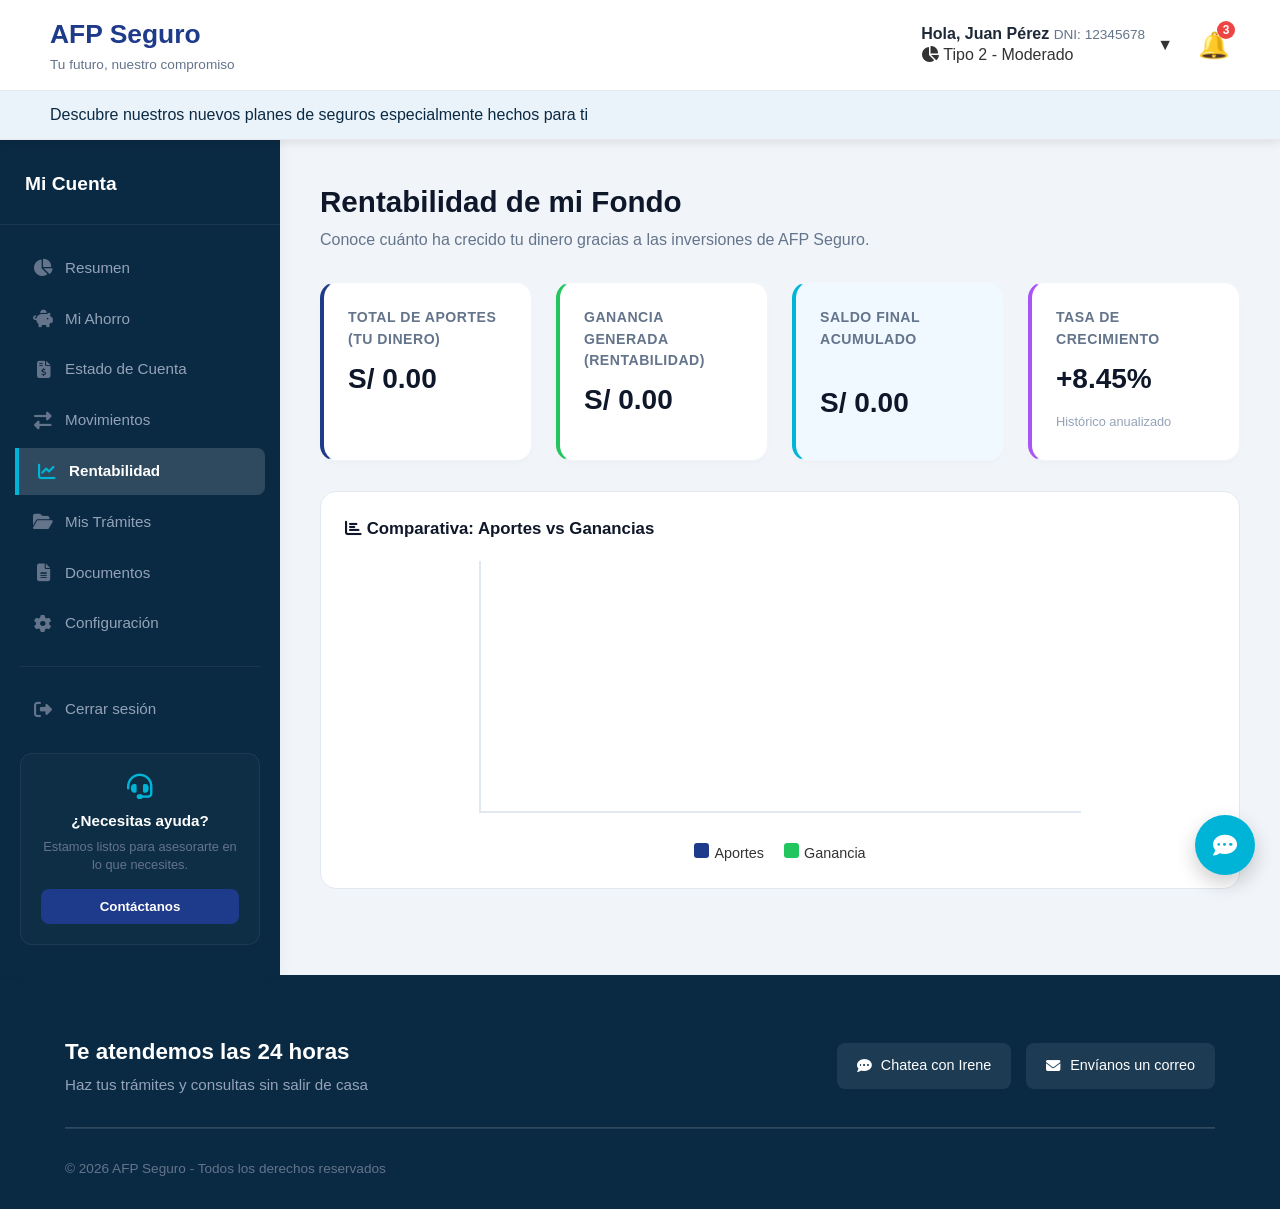
<file: public_html/Html/RentabilidadAFP.html>
<!DOCTYPE html>
<html lang="es">
<head>
  <meta charset="UTF-8">
  <meta name="viewport" content="width=device-width, initial-scale=1.0">
  <title>Rentabilidad - AFP Seguro</title>
  <link rel="stylesheet" href="https://cdnjs.cloudflare.com/ajax/libs/font-awesome/6.4.0/css/all.min.css"/>
  <link href="../CSS/Style.css" rel="stylesheet" type="text/css"/>
</head>
<body class="bodyPrincipal">
    
  <header class="mainPrincipal-headerPrincipal">
    <div class="top-bar">
      <div class="logoPrincipal">
        <div>
          <span class="afp-name">AFP Seguro</span>
          <span class="slogan">Tu futuro, nuestro compromiso</span>
        </div>
      </div>

      <div class="user-section">
        
        <div class="user-profile">
          <div class="user-info">
            <div class="user-mainPrincipal-data">
              <span class="greeting">Hola, Juan Pérez</span>
              <span class="dni">DNI: 12345678</span>
            </div>
            <div class="user-fund-box">
              <span class="user-fund-type"><i class="fas fa-chart-pie"></i> Tipo 2 - Moderado</span>
            </div>
          </div>
          <div class="dropdown-arrow">▼</div>
        </div>
        
        <div class="notification">
          <span class="bell">🔔</span>
          <span class="notification-count">3</span>
        </div>
      </div>
    </div>

    <div class="secondary-bar">
      <div class="containerPrincipal-links">
          <p class="aviso">Descubre nuestros nuevos planes de seguros especialmente hechos para ti</p>     
      </div>
    </div>
  </header>

  <div class="dashboard-containerPrincipal">
    
    <input type="checkbox" id="sidebar-toggle" class="sidebar-toggle-input">
    <label for="sidebar-toggle" class="sidebar-toggle-label">
      <i class="fas fa-sliders-h"></i> <span>Mostrar menú de cuenta</span>
    </label>

    <aside class="sidebar">
      <div class="sidebar-headerPrincipal">
        <h3>Mi Cuenta</h3>
      </div>
      <nav class="sidebar-nav">
        <a href="PrincipalAFP.html" class="nav-item"><i class="fas fa-chart-pie"></i> Resumen</a>
        <a href="MiAhorroAFP.html" class="nav-item"><i class="fas fa-piggy-bank"></i> Mi Ahorro</a>
        <a href="EstadoCuentaAFP.html" class="nav-item"><i class="fas fa-file-invoice-dollar"></i> Estado de Cuenta</a>        
        <a href="MovimientosAFP.html" class="nav-item"><i class="fas fa-exchange-alt"></i> Movimientos</a>
        <a href="RentabilidadAFP.html" class="nav-item active"><i class="fas fa-chart-line"></i> Rentabilidad</a>
        <a href="TramitesAFP.html" class="nav-item"><i class="fas fa-folder-open"></i> Mis Trámites</a>
        <a href="DocumentosAFP.html" class="nav-item"><i class="fas fa-file-alt"></i> Documentos</a>
        <a href="ConfiguracionAFP.html" class="nav-item"><i class="fas fa-cog"></i> Configuración</a>
        <div class="sidebar-divider"></div>
        <a href="index.html" class="nav-item logoPrincipalut"><i class="fas fa-sign-out-alt"></i> Cerrar sesión</a>
      </nav>
      
      <div class="sidebar-footerPrincipal">
        <div class="help-card">
          <i class="fas fa-headset help-icon"></i>
          <h4>¿Necesitas ayuda?</h4>
          <p>Estamos listos para asesorarte en lo que necesites.</p>
          <button class="contact-btn">Contáctanos</button>
        </div>
      </div>
    </aside>

    <main class="mainPrincipal-content">
      <div class="headerPrincipal-content">
        <h1>Rentabilidad de mi Fondo</h1>
        <p class="subtitle">Conoce cuánto ha crecido tu dinero gracias a las inversiones de AFP Seguro.</p>
      </div>

      <div class="cards-grid">
        <div class="card-metric" style="border-left: 4px solid #1e3a8a;">
          <h4>Total de Aportes (Tu dinero)</h4>
          <h2 id="renta-aportes">S/ 0.00</h2>
        </div>
        
        <div class="card-metric" style="border-left: 4px solid #22c55e;">
          <h4>Ganancia Generada (Rentabilidad)</h4>
          <h2 id="renta-ganancia" class="positivo">S/ 0.00</h2>
        </div>

        <div class="card-metric" style="border-left: 4px solid #00b4d8; background: #f0f9ff;">
            <h4>Saldo Final Acumulado</h4><br>
          <h2 id="renta-total">S/ 0.00</h2>
        </div>

        <div class="card-metric" style="border-left: 4px solid #a855f7;">
          <h4>Tasa de Crecimiento</h4>
          <h2 class="positive" id="renta-porcentaje">+8.45%</h2>
          <p class="timeframe">Histórico anualizado</p>
        </div>
      </div>

      <div class="charts-row" style="grid-template-columns: 1fr; margin-top: 30px;">
        <div class="chart-box">
          <div class="chart-headerPrincipal">
            <h3><i class="fas fa-chart-bar"></i> Comparativa: Aportes vs Ganancias</h3>
          </div>
          <div style="display: flex; justify-content: center; align-items: center; padding: 20px 0;">
            <canvas id="graficoRentabilidadNativo" width="600" height="250" style="max-width: 100%; border-bottom: 2px solid #e2e8f0; border-left: 2px solid #e2e8f0;"></canvas>
          </div>
          
          <div style="display: flex; justify-content: center; gap: 20px; margin-top: 10px; font-size: 0.9rem;">
            <div><span style="display:inline-block; width:15px; height:15px; background:#1e3a8a; margin-right:5px; border-radius:3px;"></span>Aportes</div>
            <div><span style="display:inline-block; width:15px; height:15px; background:#22c55e; margin-right:5px; border-radius:3px;"></span>Ganancia</div>
          </div>
        </div>
      </div>

    </main>
  </div>
    <footer class="footerPrincipal">
    <div class="containerPrincipal-footerPrincipal">
      <div class="footerPrincipal-top">
        <div class="supportPrincipal-info">
          <h3>Te atendemos las 24 horas</h3>
          <p>Haz tus trámites y consultas sin salir de casa</p>
        </div>
        <div class="supportPrincipal-options">
          <a href="#" class="supportPrincipal-btn"><i class="fas fa-comment-dots"></i> Chatea con Irene</a>
          <a href="#" class="supportPrincipal-btn"><i class="fas fa-envelope"></i> Envíanos un correo</a>
        </div>
      </div>
      <div class="footerPrincipal-bottom">
        <p class="copyrightPrincipal">© 2026 AFP Seguro - Todos los derechos reservados</p>
      </div>
    </div>
  </footer>
    <script src="../JAVASCRIPT/javascript.js"></script>
</body>
</html>
</file>
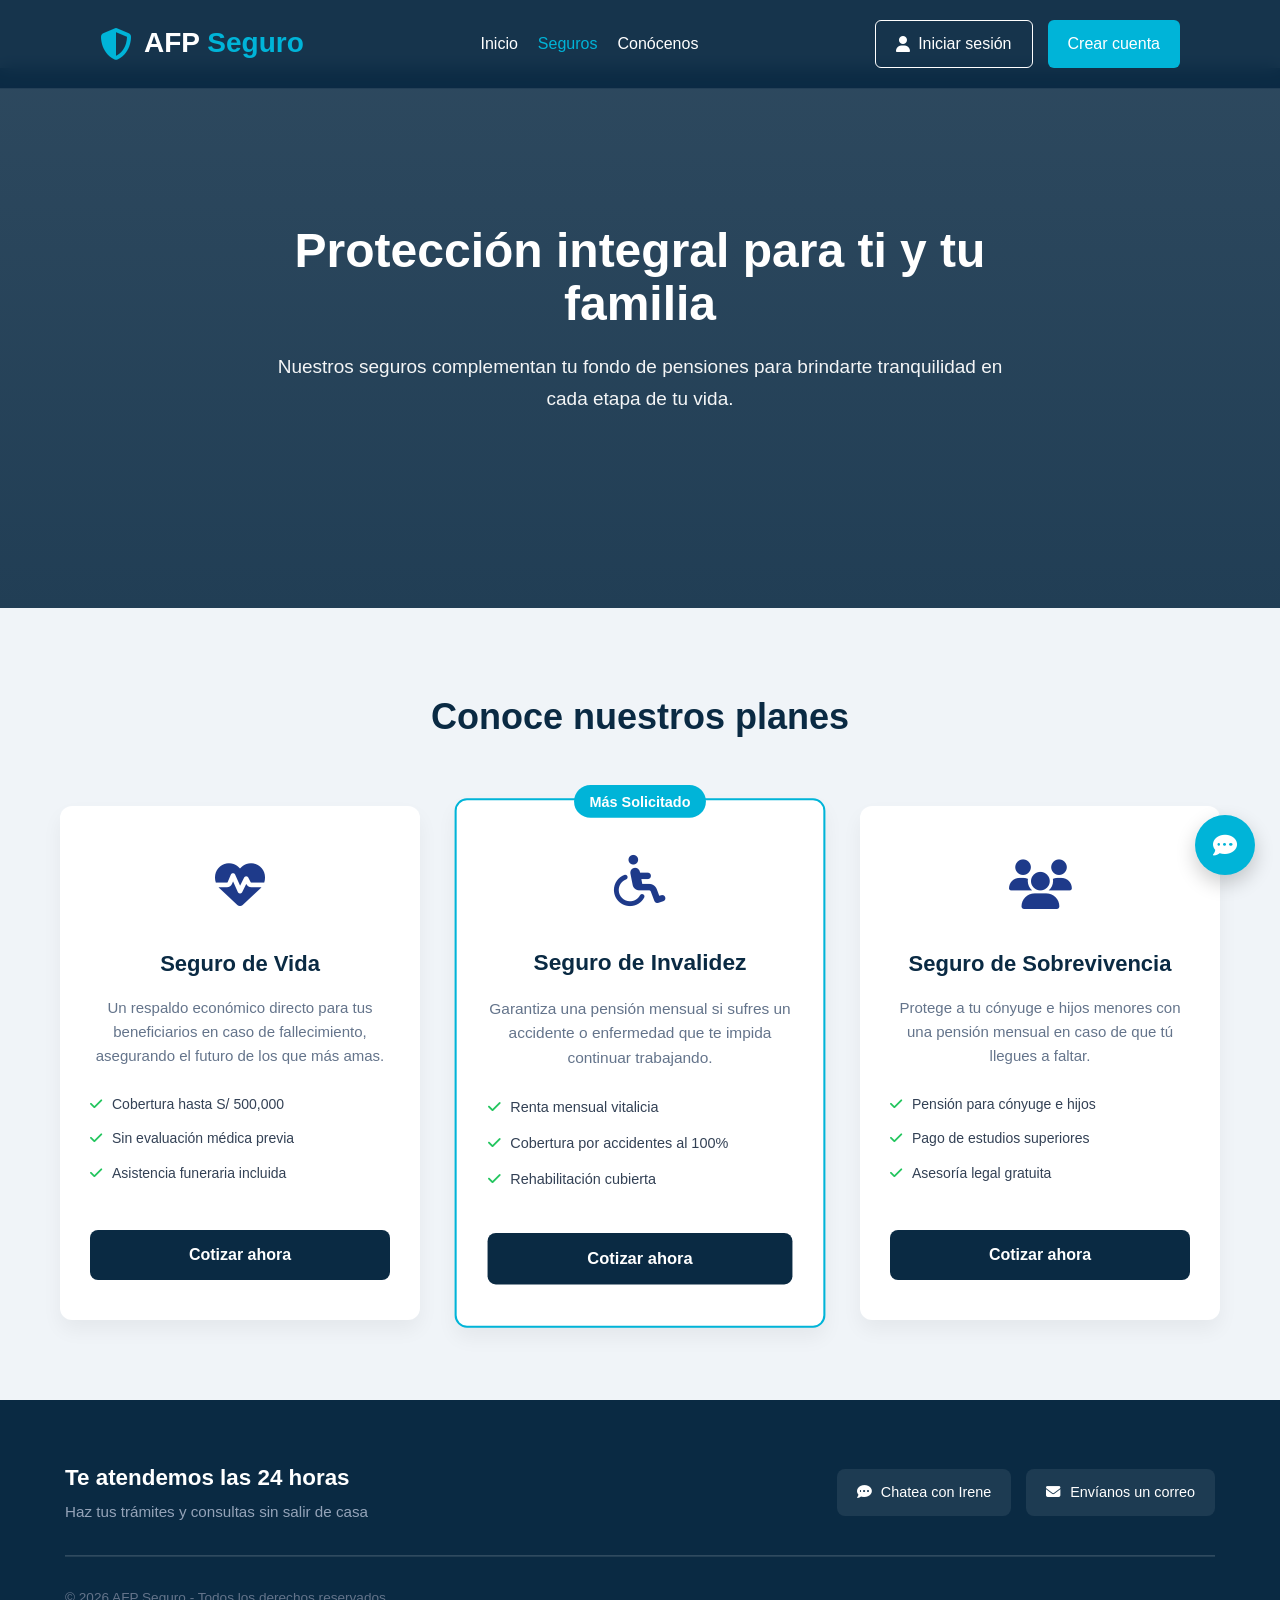
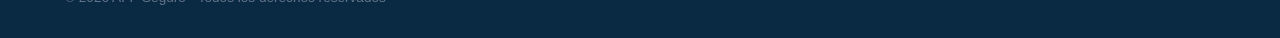
<file: public_html/Html/SegurosAFP.html>
<!DOCTYPE html>
<html lang="es">
<head>
    <meta charset="UTF-8">
    <meta name="viewport" content="width=device-width, initial-scale=1.0">
    <title>Seguros - AFP Seguro</title>
    <link rel="stylesheet" href="https://cdnjs.cloudflare.com/ajax/libs/font-awesome/6.4.0/css/all.min.css"/>
    <link href="../CSS/Style.css" rel="stylesheet" type="text/css"/>
<body>

    <header class="main-header">
        <div class="container">
            <div class="header-content">
                <a href="index.html" class="logo">
                    <i class="fas fa-shield-alt"></i>
                    <h1>AFP <span>Seguro</span></h1>
                </a>
                
                <nav class="public-menu">
                    <a href="index.html">Inicio</a>
                    <a href="SegurosAFP.html" class="active">Seguros</a>
                    <a href="ConocenosAFP.html">Conócenos</a>
                </nav>

                <div class="actions">
                    <a href="#loginModal" class="btn login">
                        <i class="fas fa-user"></i> Iniciar sesión
                    </a>
                    <a href="#registerModal" class="btn register">
                        Crear cuenta
                    </a>
                </div>
            </div>
        </div>
    </header>

    <section class="hero hero-seguros">
        <div class="container">
            <div class="hero-center">
                <h2>Protección integral para ti y tu familia</h2>
                <p>Nuestros seguros complementan tu fondo de pensiones para brindarte tranquilidad en cada etapa de tu vida.</p>
            </div>
        </div>
    </section>
    
    <div id="loginModal" class="modal">
        <div class="modal-content">
            <a href="#" class="close">&times;</a>
            
            <div class="modal-header">
                <i class="fas fa-lock"></i>
                <h2>Acceso Seguro</h2>
                <p>Ingresa con tu cuenta AFP</p>
            </div>

            <div class="modal-form">
                <label>Tipo de documento</label>
                <select>
                    <option value="DNI">DNI</option>
                    <option value="PASAPORTE">Pasaporte</option>
                </select>

                <label>Número de documento</label>
                <input type="text" placeholder="Ingresa tu DNI o Pasaporte">

                <label>Contraseña</label>
                <input type="password" placeholder="Ingresa tu contraseña">

                <a href="PrincipalAFP.html"><button class="btn-login-modal">Iniciar sesión</button></a>

                <a href="#" class="forgot-password">¿Olvidaste tu contraseña?</a>

                <div class="register-link">
                    ¿No tienes una cuenta? 
                    <a href="#registerModal">Regístrate aquí</a>
                </div>
            </div>
        </div>
    </div>

    <!-- ================= MODAL REGISTRO (CREAR CUENTA) ================= -->
    <div id="registerModal" class="modal">
        <div class="modal-content">
            <a href="#" class="close">&times;</a>
            
            <div class="modal-header">
                <i class="fas fa-user-plus"></i>
                <h2>Crear Cuenta</h2>
                <p>Únete a AFP Seguro y protege tu futuro</p>
            </div>

            <div class="modal-form">
                <label>Tipo de documento</label>
                <select>
                    <option value="DNI">DNI</option>
                    <option value="PASAPORTE">Pasaporte</option>
                </select>

                <label>Número de documento</label>
                <input type="text" placeholder="Ej: 76543212">

                <label>Nombres completos</label>
                <input type="text" placeholder="Ingresa tus nombres">

                <label>Apellidos completos</label>
                <input type="text" placeholder="Ingresa tus apellidos">

                <label>Fecha de nacimiento</label>
                <input type="date">

                <label>Género</label>
                <select>
                    <option value="">Selecciona una opción</option>
                    <option value="Masculino">Masculino</option>
                    <option value="Femenino">Femenino</option>
                    <option value="Otro">Otro</option>
                </select>

                <label>Correo electrónico</label>
                <input type="email" placeholder="ejemplo@correo.com">

                <label>Teléfono / Celular</label>
                <input type="tel" placeholder="Ej: 987 654 321">

                <label>Dirección</label>
                <input type="text" placeholder="Ingresa tu dirección actual">

                <label>Contraseña</label>
                <input type="password" placeholder="Crea una contraseña segura">

                <label>Confirmar contraseña</label>
                <input type="password" placeholder="Repite tu contraseña">

                <a href="PrincipalAFP.html"><button class="btn-register-modal">Crear mi cuenta</button></a>

                <div class="register-link">
                    ¿Ya tienes una cuenta? 
                    <a href="#loginModal">Inicia sesión aquí</a>
                </div>
            </div>
        </div>
    </div>

    <section class="planes-seguros">
        <div class="container">
            <h2 class="section-title">Conoce nuestros planes</h2>
            <div class="seguros-grid">
                
                <div class="seguro-card">
                    <div class="seguro-icon">
                        <i class="fas fa-heartbeat"></i>
                    </div>
                    <h3>Seguro de Vida</h3>
                    <p>Un respaldo económico directo para tus beneficiarios en caso de fallecimiento, asegurando el futuro de los que más amas.</p>
                    <ul class="seguro-beneficios">
                        <li><i class="fas fa-check"></i> Cobertura hasta S/ 500,000</li>
                        <li><i class="fas fa-check"></i> Sin evaluación médica previa</li>
                        <li><i class="fas fa-check"></i> Asistencia funeraria incluida</li>
                    </ul>
                    <a href="#" class="btn-cotizar">Cotizar ahora</a>
                </div>

                <div class="seguro-card destacado">
                    <div class="badge-recomendado">Más Solicitado</div>
                    <div class="seguro-icon">
                        <i class="fas fa-wheelchair"></i>
                    </div>
                    <h3>Seguro de Invalidez</h3>
                    <p>Garantiza una pensión mensual si sufres un accidente o enfermedad que te impida continuar trabajando.</p>
                    <ul class="seguro-beneficios">
                        <li><i class="fas fa-check"></i> Renta mensual vitalicia</li>
                        <li><i class="fas fa-check"></i> Cobertura por accidentes al 100%</li>
                        <li><i class="fas fa-check"></i> Rehabilitación cubierta</li>
                    </ul>
                    <a href="#" class="btn-cotizar">Cotizar ahora</a>
                </div>

                <div class="seguro-card">
                    <div class="seguro-icon">
                        <i class="fas fa-users"></i>
                    </div>
                    <h3>Seguro de Sobrevivencia</h3>
                    <p>Protege a tu cónyuge e hijos menores con una pensión mensual en caso de que tú llegues a faltar.</p>
                    <ul class="seguro-beneficios">
                        <li><i class="fas fa-check"></i> Pensión para cónyuge e hijos</li>
                        <li><i class="fas fa-check"></i> Pago de estudios superiores</li>
                        <li><i class="fas fa-check"></i> Asesoría legal gratuita</li>
                    </ul>
                    <a href="#" class="btn-cotizar">Cotizar ahora</a>
                </div>

            </div>
        </div>
    </section>

    <footer class="footer">
        <div class="container-footer">
            <div class="footer-top">
                <div class="support-info">
                    <h3>Te atendemos las 24 horas</h3>
                    <p>Haz tus trámites y consultas sin salir de casa</p>
                </div>
                <div class="support-options">
                    <a href="#" class="support-btn"><i class="fas fa-comment-dots"></i> Chatea con Irene</a>
                    <a href="#" class="support-btn"><i class="fas fa-envelope"></i> Envíanos un correo</a>
                </div>
            </div>
            <div class="footer-bottom">
                <p class="copyright">© 2026 AFP Seguro - Todos los derechos reservados</p>
            </div>
        </div>
    </footer>
    <script src="../JAVASCRIPT/javascript.js"></script>
</body>
</html>
</file>
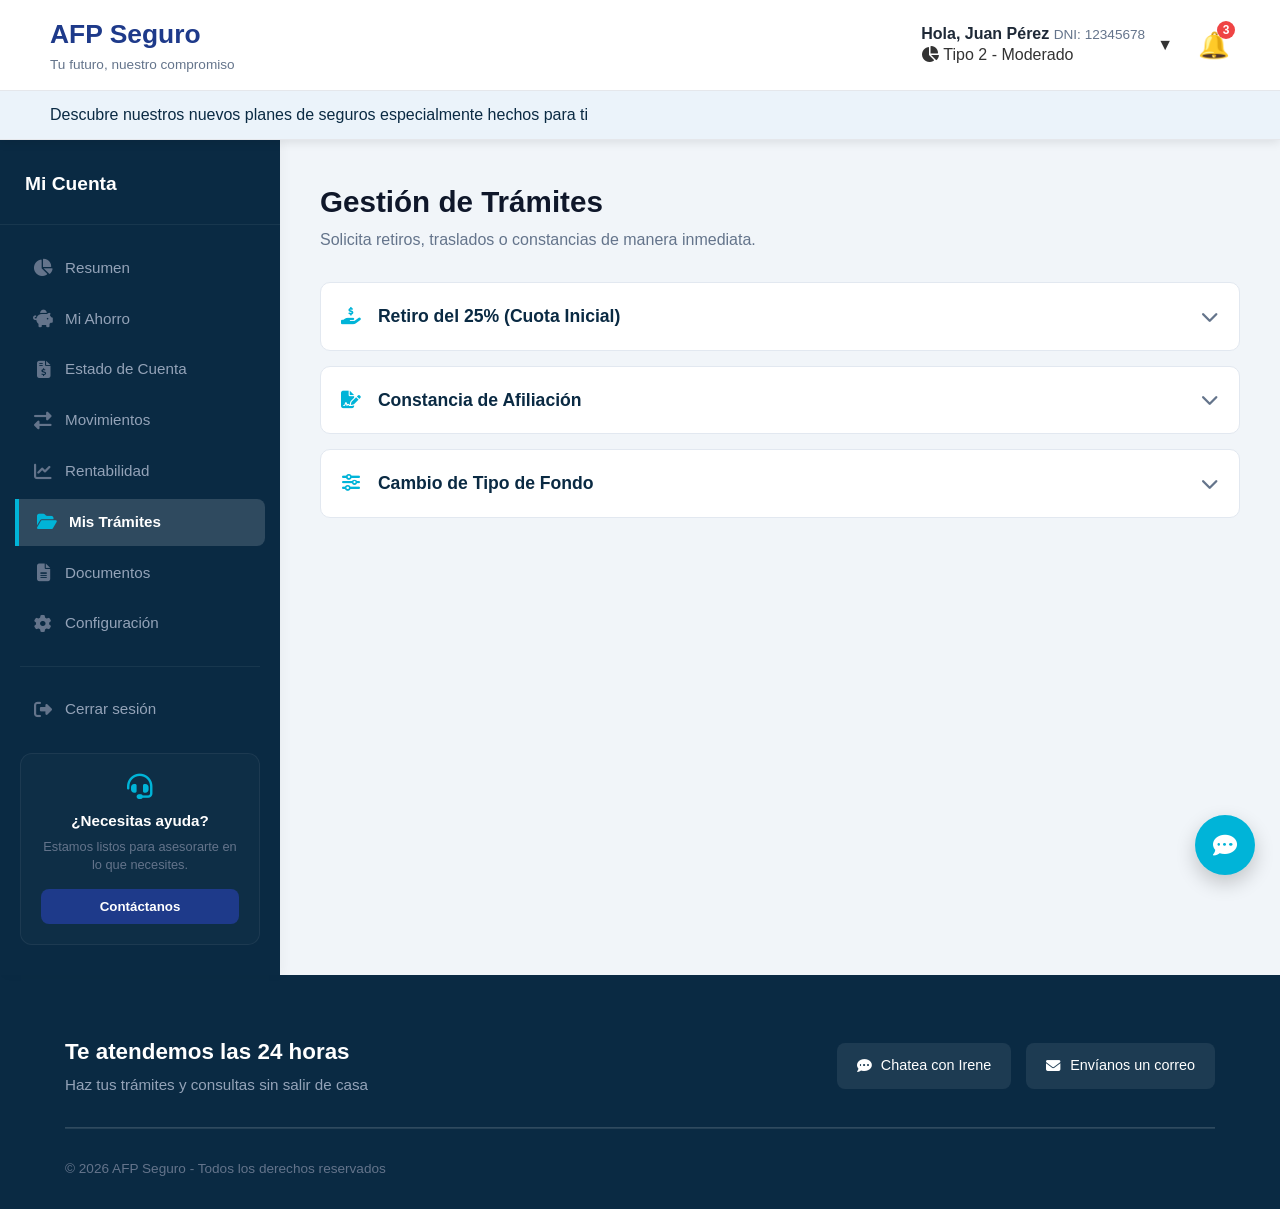
<file: public_html/Html/TramitesAFP.html>
<!DOCTYPE html>
<html lang="es">
<head>
  <meta charset="UTF-8">
  <meta name="viewport" content="width=device-width, initial-scale=1.0">
  <title>Mis Trámites - AFP Seguro</title>
  <link rel="stylesheet" href="https://cdnjs.cloudflare.com/ajax/libs/font-awesome/6.4.0/css/all.min.css"/>
  <link href="../CSS/Style.css" rel="stylesheet" type="text/css"/>
</head>
<body class="bodyPrincipal">
    
  <header class="mainPrincipal-headerPrincipal">
    <div class="top-bar">
      <div class="logoPrincipal">
        <div>
          <span class="afp-name">AFP Seguro</span>
          <span class="slogan">Tu futuro, nuestro compromiso</span>
        </div>
      </div>

      <div class="user-section">
        
        <div class="user-profile">
          <div class="user-info">
            <div class="user-mainPrincipal-data">
              <span class="greeting">Hola, Juan Pérez</span>
              <span class="dni">DNI: 12345678</span>
            </div>
            <div class="user-fund-box">
              <span class="user-fund-type"><i class="fas fa-chart-pie"></i> Tipo 2 - Moderado</span>
            </div>
          </div>
          <div class="dropdown-arrow">▼</div>
        </div>
        
        <div class="notification">
          <span class="bell">🔔</span>
          <span class="notification-count">3</span>
        </div>
      </div>
    </div>

    <div class="secondary-bar">
      <div class="containerPrincipal-links">
          <p class="aviso">Descubre nuestros nuevos planes de seguros especialmente hechos para ti</p>     
      </div>
    </div>
  </header>

  <div class="dashboard-containerPrincipal">
    
    <input type="checkbox" id="sidebar-toggle" class="sidebar-toggle-input">
    <label for="sidebar-toggle" class="sidebar-toggle-label">
      <i class="fas fa-sliders-h"></i> <span>Mostrar menú de cuenta</span>
    </label>

    <aside class="sidebar">
      <div class="sidebar-headerPrincipal">
        <h3>Mi Cuenta</h3>
      </div>
      <nav class="sidebar-nav">
        <a href="PrincipalAFP.html" class="nav-item"><i class="fas fa-chart-pie"></i> Resumen</a>
        <a href="MiAhorroAFP.html" class="nav-item"><i class="fas fa-piggy-bank"></i> Mi Ahorro</a>
        <a href="EstadoCuentaAFP.html" class="nav-item"><i class="fas fa-file-invoice-dollar"></i> Estado de Cuenta</a>        
        <a href="MovimientosAFP.html" class="nav-item"><i class="fas fa-exchange-alt"></i> Movimientos</a>
        <a href="RentabilidadAFP.html" class="nav-item"><i class="fas fa-chart-line"></i> Rentabilidad</a>
        <a href="TramitesAFP.html" class="nav-item active"><i class="fas fa-folder-open"></i> Mis Trámites</a>
        <a href="DocumentosAFP.html" class="nav-item"><i class="fas fa-file-alt"></i> Documentos</a>
        <a href="ConfiguracionAFP.html" class="nav-item"><i class="fas fa-cog"></i> Configuración</a>
        <div class="sidebar-divider"></div>
        <a href="index.html" class="nav-item logoPrincipalut"><i class="fas fa-sign-out-alt"></i> Cerrar sesión</a>
      </nav>
      
      <div class="sidebar-footerPrincipal">
        <div class="help-card">
          <i class="fas fa-headset help-icon"></i>
          <h4>¿Necesitas ayuda?</h4>
          <p>Estamos listos para asesorarte en lo que necesites.</p>
          <button class="contact-btn">Contáctanos</button>
        </div>
      </div>
    </aside>

    <main class="mainPrincipal-content">
      <div class="headerPrincipal-content">
        <h1>Gestión de Trámites</h1>
        <p class="subtitle">Solicita retiros, traslados o constancias de manera inmediata.</p>
      </div>

      <div class="tramites-interno-container">
        <details class="tramite-box">
          <summary>
            <span class="box-title"><i class="fas fa-hand-holding-usd"></i> Retiro del 25% (Cuota Inicial)</span>
            <i class="fas fa-chevron-down arrow-icon"></i>
          </summary>
          <div class="box-content">
            <p>Utiliza hasta el 25% de tu fondo acumulado para pagar la cuota inicial de tu primera vivienda o amortizar un crédito hipotecario.</p>
            <form class="form-tramite-estatico">
              <label>Selecciona el fin del fondo:</label>
              <select>
                <option>Compra de primer inmueble</option>
                <option>Amortización de crédito hipotecario</option>
              </select>
              <button type="button" class="btn-accion-tramite">Iniciar Solicitud</button>
            </form>
          </div>
        </details>

        <details class="tramite-box">
          <summary>
            <span class="box-title"><i class="fas fa-file-signature"></i> Constancia de Afiliación</span>
            <i class="fas fa-chevron-down arrow-icon"></i>
          </summary>
          <div class="box-content">
              <p>Genera un documento oficial firmado digitalmente por AFP Seguro que certifica tu estado de afiliación actual y tipo de fondo.</p><br>
            <a href="#" class="btn-accion-tramite link-btn" download><i class="fas fa-file-pdf"></i> Descargar Constancia (.pdf)</a>
          </div>
        </details>

        <details class="tramite-box">
          <summary>
            <span class="box-title"><i class="fas fa-sliders-h"></i> Cambio de Tipo de Fondo</span>
            <i class="fas fa-chevron-down arrow-icon"></i>
          </summary>
          <div class="box-content">
            <p>Cambia el perfil de riesgo de tus aportes. Recuerda que la aprobación toma un periodo de evaluación de hasta 5 días hábiles.</p>
            <form class="form-tramite-estatico">
              <label>Nuevo Fondo Solicitado:</label>
              <div class="radio-group">
                <label><input type="radio" name="fondo-opc"> Fondo 1 (Preservación)</label>
                <label><input type="radio" name="fondo-opc" checked> Fondo 2 (Balanceado)</label>
                <label><input type="radio" name="fondo-opc"> Fondo 3 (Crecimiento)</label>
              </div>
              <button type="button" class="btn-accion-tramite">Confirmar Cambio</button>
            </form>
          </div>
        </details>
      </div>
    </main>
  </div>
    <footer class="footerPrincipal">
    <div class="containerPrincipal-footerPrincipal">
      <div class="footerPrincipal-top">
        <div class="supportPrincipal-info">
          <h3>Te atendemos las 24 horas</h3>
          <p>Haz tus trámites y consultas sin salir de casa</p>
        </div>
        <div class="supportPrincipal-options">
          <a href="#" class="supportPrincipal-btn"><i class="fas fa-comment-dots"></i> Chatea con Irene</a>
          <a href="#" class="supportPrincipal-btn"><i class="fas fa-envelope"></i> Envíanos un correo</a>
        </div>
      </div>
      <div class="footerPrincipal-bottom">
        <p class="copyrightPrincipal">© 2026 AFP Seguro - Todos los derechos reservados</p>
      </div>
    </div>
  </footer>
    <script src="../JAVASCRIPT/javascript.js"></script>
</body>
</html>
</file>
<file: public_html/CSS/Style.css>
/* ================= valores a 0 en la pagina ================= */
* {
    margin: 0;
    padding: 0;
    box-sizing: border-box;
}

body {
    font-family: 'Poppins', sans-serif;
}

/*==================== publicidad emergente=============== */
.promo-toggle {
    display: none; /* Ocultamos el checkbox */
}

/* El fondo superpuesto */
.promo-overlay {
    position: fixed;
    top: 0;
    left: 0;
    width: 100%;
    height: 100vh;
    background: rgba(10, 42, 67, 0.4); /* Azul de tu paleta con opacidad */
    backdrop-filter: blur(8px); /* Efecto vidrio esmerilado creativo */
    z-index: 3000; /* Por encima de todo, incluyendo el header */
    display: none; /* Oculto por defecto */
    align-items: center;
    justify-content: center;
    padding: 20px;
}

.promo-toggle:checked ~ .promo-overlay {
    display: flex;
    animation: fadeInPromo 0.6s ease-out;
}

.promo-video-container {
    background: transparent;
    width: 100%;
    max-width: 850px;
    border-radius: 16px;
    padding: 35px;
    position: relative;
    text-align: center;
    transform: translateY(20px);
    animation: slideUpPromo 0.6s ease-out forwards;
}

.btn-cerrar-promo {
    position: absolute;
    top: 15px;
    right: 25px;
    font-size: 35px;
    color: #94a3b8;
    cursor: pointer;
    transition: color 0.3s, transform 0.3s;
    line-height: 1;
}

.btn-cerrar-promo:hover {
    color: #ef4444; /* Rojo al pasar el mouse */
    transform: scale(1.1);
}

.promo-content h3 {
    color: #0a2a43;
    font-size: 28px;
    margin-bottom: 8px;
    font-weight: 700;
}

.promo-content p {
    color: #64748b;
    font-size: 16px;
    margin-bottom: 25px;
}

/* Contenedor responsivo para el video */
.video-wrapper {
    position: relative;
    padding-bottom: 56.25%; /* Es el ratio exacto para 16:9 */
    height: 0;
    overflow: hidden;
    border-radius: 12px;
    background: #000;
    margin-bottom: 30px;
    box-shadow: 0 10px 20px rgba(0,0,0,0.1);
}

.video-wrapper video {
    position: absolute;
    top: 0;
    left: 0;
    width: 100%;
    height: 100%;
    object-fit: cover;
}

.btn-continuar {
    display: inline-flex;
    align-items: center;
    gap: 10px;
    background: #00b4d8;
    color: white;
    padding: 15px 35px;
    border-radius: 8px;
    font-size: 16px;
    font-weight: 600;
    cursor: pointer;
    transition: all 0.3s;
}

.btn-continuar:hover {
    background: #0077b6;
    transform: translateY(-3px);
    box-shadow: 0 10px 15px -3px rgba(0, 119, 182, 0.3);
}

@keyframes fadeInPromo {
    from { opacity: 0; }
    to { opacity: 1; }
}

@keyframes slideUpPromo {
    to { transform: translateY(0); }
}

@media (max-width: 768px) {
    .promo-video-container {
        padding: 25px 15px;
    }
    .promo-content h3 {
        font-size: 22px;
    }
    .promo-content p {
        font-size: 14px;
        margin-bottom: 15px;
    }
    .btn-cerrar-promo {
        top: 10px;
        right: 15px;
    }
}

/* ================= HEADER ================= */
.main-header {
    position: fixed;
    top: 0;
    left: 0;
    width: 100%;
    background: rgba(10, 42, 67, 0.95);
    backdrop-filter: blur(8px);
    z-index: 1000;
    border-bottom: 1px solid rgba(255,255,255,0.1);
}

.main-header .container {
    max-width: 1200px;
    margin: 0 auto;
    padding: 0 60px;
}

.header-content {
    display: flex;
    justify-content: space-between;
    align-items: center;
    padding: 20px 0;
}

.logo {
    display: flex;
    align-items: center;
    color: white;
    text-decoration: none;
}

.logo i {
    font-size: 32px;
    margin-right: 12px;
    color: #00b4d8;
}

.logo h1 {
    font-size: 28px;
    font-weight: 700;
}

.logo span {
    color: #00b4d8;
}

.actions {
    display: flex;
    gap: 15px;
}

.btn {
    padding: 10px 20px;
    border-radius: 6px;
    text-decoration: none;
    font-weight: 500;
    transition: all 0.3s;
    display: flex;
    align-items: center;
    gap: 8px;
}

.login {
    background: transparent;
    border: 1px solid white;
    color: white;
}

.register {
    background: #00b4d8;
    color: white;
}

.login:hover {
    background: white;
    color: #0a2a43;
}

.register:hover {
    background: #0077b6;
    transform: scale(1.05);
}

/* == HERO == */
.hero {
    height: 100vh;
    overflow: hidden;
    position: relative;
    margin-top: 68px;
}

/* ================= SLIDES ================= */

.slides{
    display: flex;
    height: 100%;
    animation: slider 12s infinite;

    will-change: transform;
}

.slide{
    min-width: 100%;
    height: 100vh;

    flex-shrink: 0;

    display: flex;
    align-items: center;
    justify-content: center;
}

/* ================= FONDOS ================= */

.slide1{
    background:
    linear-gradient(rgba(10, 42, 67, 0.82),
    rgba(10, 42, 67, 0.85)),
    url('../Imagen/Slide1.jpg') center/cover no-repeat;
}

.slide2{
    background:
    linear-gradient(rgba(10, 42, 67, 0.82),
    rgba(10, 42, 67, 0.85)),
    url('../Imagen/Slide2.jpg') center/cover no-repeat;
}

.slide3{
    background:
    linear-gradient(rgba(10, 42, 67, 0.82),
    rgba(10, 42, 67, 0.85)),
    url('../Imagen/Slide3.png') center/cover no-repeat;
}

/* ================= ANIMACIÓN ================= */

@keyframes slider {

    /* Slide 1 */
    0%{
        transform: translateX(0%);
    }

    28%{
        transform: translateX(0%);
    }

    /* transición al slide 2 */
    33%{
        transform: translateX(-100%);
    }

    /* Slide 2 */
    61%{
        transform: translateX(-100%);
    }

    /* transición al slide 3 */
    66%{
        transform: translateX(-200%);
    }

    /* Slide 3 */
    94%{
        transform: translateX(-200%);
    }

    /* regreso */
    100%{
        transform: translateX(0%);
    }
}

/* ================= CONTENIDO ================= */

.hero-center {
    text-align: center;
    color: white;
    max-width: 800px;
    width: 100%;
    padding: 0 20px;
    animation: fadeUp 1.2s ease;
}

.hero-center h2 {
    font-size: 48px;
    line-height: 1.1;
    margin-bottom: 20px;
    font-weight: 700;
}

.hero-center p {
    font-size: 19px;
    line-height: 1.7;
    opacity: 0.95;
    margin-bottom: 35px;
}

.btn-hero {
    display: inline-block;
    background: #00b4d8;
    color: white;
    padding: 16px 32px;
    border-radius: 8px;
    font-size: 18px;
    text-decoration: none;
    transition: all 0.3s;
}

.btn-hero:hover {
    background: #0077b6;
    transform: scale(1.05);
}

/* ================= MODALES ================= */
.modal {
    position: fixed;
    top: 0; left: 0;
    width: 100%; height: 100%;
    background: rgba(0,0,0,0.75);
    opacity: 0;
    visibility: hidden;
    transition: 0.4s;
    z-index: 2000;
}

.modal:target {
    opacity: 1;
    visibility: visible;
}

.modal-content {
    background: white;
    width: 420px;
    max-height: 90vh;
    overflow-y: auto;
    margin: 5% auto;
    padding: 30px;
    border-radius: 12px;
    text-align: center;
    transform: scale(0.85);
    transition: 0.3s;
}

.modal:target .modal-content {
    transform: scale(1);
}

.close {
    float: right;
    font-size: 28px;
    color: #333;
    text-decoration: none;
}

/* Modal Header */
.modal-header i {
    font-size: 42px;
    color: #0077b6;
    margin-bottom: 15px;
}

/* Formulario */
.modal-form {
    text-align: left;
    margin-top: 20px;
}

.modal-form label {
    font-size: 14px;
    color: #333;
    display: block;
    margin-bottom: 5px;
}

.modal-form select,
.modal-form input {
    width: 100%;
    padding: 12px;
    margin-bottom: 16px;
    border: 1px solid #ddd;
    border-radius: 6px;
    font-size: 16px;
}

.modal-form select {
    cursor: pointer;
}

.btn-login-modal,
.btn-register-modal {
    width: 100%;
    padding: 13px;
    background: #0077b6;
    color: white;
    border: none;
    border-radius: 6px;
    font-size: 16px;
    cursor: pointer;
    margin-top: 10px;
    margin-bottom: 10px;
}

.btn-login-modal:hover,
.btn-register-modal:hover {
    background: #023e8a;
}

/* Enlaces */
.forgot-password,
.register-link a {
    display: flex;
    justify-content: center;
    color: #0077b6;
    text-decoration: none;
}

.forgot-password:hover,
.register-link a:hover {
    text-decoration: underline;
}

.register-link {
    text-align: center;
    font-size: 14.5px;
    color: #666;
    margin-top: 20px;
}

/* ================= RESPONSIVE ================= */
@media (max-width: 768px) {
    .header-content {
        flex-direction: column;
        gap: 20px;
        text-align: center;
    }
    
    .hero-center h2 { font-size: 34px; }
    .hero-center p { font-size: 17px; }
    
    .main-header .container,
    .hero .container {
        padding: 0 20px;
    }

    .modal-content {
        width: 92%;
        margin: 10% auto;
    }
}

/* Animación */
@keyframes fadeUp {
    from { opacity: 0; transform: translateY(50px); }
    to { opacity: 1; transform: translateY(0); }
}

/* ================= SECCIÓN CARACTERÍSTICAS ================= */
.features {
    padding: 100px 0;
    background: #f8f9fa;
}

.section-title {
    text-align: center;
    font-size: 36px;
    margin-bottom: 60px;
    color: #0a2a43;
}

.features-grid {
    display: grid;
    grid-template-columns: repeat(auto-fit, minmax(280px, 1fr));
    gap: 30px;
    max-width: 1200px;
    margin: 0 auto;
    padding: 0 20px;
}

.feature-card {
    background: white;
    padding: 40px 25px;
    border-radius: 12px;
    text-align: center;
    box-shadow: 0 5px 15px rgba(0, 0, 0, 0.08);
    transition: all 0.3s ease;
}

.feature-card:hover {
    transform: translateY(-10px);
    box-shadow: 0 15px 30px rgba(0, 0, 0, 0.12);
}

.feature-icon {
    font-size: 48px;
    color: #00b4d8;
    margin-bottom: 20px;
}

.feature-card h3 {
    font-size: 24px;
    margin-bottom: 15px;
    color: #0a2a43;
}

.feature-card p {
    color: #555;
    line-height: 1.6;
}

/* Responsive */
@media (max-width: 768px) {
    .features {
        padding: 70px 0;
    }
    .section-title {
        font-size: 30px;
        margin-bottom: 40px;
    }
}

/* ================= FOOTER ================= */
.footer {
    background: #0a2a43;
    color: white;
    padding: 60px 0 30px 0;
    font-family: 'Segoe UI', Tahoma, Geneva, Verdana, sans-serif;
    width: 100%;
    clear: both; /* Evita que se mezcle con el diseño flex del dashboard */
}

/* Contenedor específico del footer para controlar su ancho máximo */
.container-footer {
    max-width: 1200px;     
    margin: 0 auto;
    padding: 0 25px;
}

/* Barra superior de atención */
.footer-top {
    display: flex;
    justify-content: space-between;
    align-items: center;
    padding-bottom: 30px;
    border-bottom: 1px solid rgba(255, 255, 255, 0.15);
    flex-wrap: wrap;
    gap: 20px;
}

.support-info h3 {
    font-size: 1.4rem;
    margin-bottom: 5px;
    font-weight: 600;
}

.support-info p {
    color: #94a3b8;
    font-size: 0.95rem;
}

.support-options {
    display: flex;
    gap: 15px;
}

.support-btn {
    display: flex;
    align-items: center;
    gap: 10px;
    padding: 12px 20px;
    background: rgba(255, 255, 255, 0.08);
    color: white;
    text-decoration: none;
    border-radius: 8px;
    font-weight: 500;
    font-size: 0.9rem;
    transition: all 0.3s ease;
}

.support-btn:hover {
    background: #00b4d8;
    transform: translateY(-2px);
}

.footer-links {
    display: grid;
    grid-template-columns: repeat(4, 1fr); 
    gap: 40px;
    padding: 50px 0;
    text-align: left;
}

.footer-column {
    display: flex;
    flex-direction: column;
}

.footer-column h4 {
    color: #00b4d8;
    margin-bottom: 20px;
    font-size: 1.05rem;
    font-weight: 600;
    text-transform: uppercase;
    letter-spacing: 0.5px;
}

.footer-column a {
    color: #cbd5e1;
    text-decoration: none;
    margin-bottom: 12px;
    font-size: 0.9rem;
    transition: color 0.2s ease;
    width: fit-content; 
}

.footer-column a:hover {
    color: white;
}

.footer-column p {
    color: #cbd5e1;
    font-size: 0.9rem;
    margin-bottom: 12px;
    line-height: 1.4;
}

.footer-column strong {
    color: white;
}

/* Descarga de Apps */
.app-download {
    margin-top: 20px;
}

.app-download p {
    margin-bottom: 10px;
}

.app-buttons {
    display: flex;
    flex-direction: column;
    gap: 10px;
}

.app-btn {
    background: rgba(255, 255, 255, 0.05);
    border: 1px solid rgba(255, 255, 255, 0.15);
    padding: 10px 15px;
    text-align: center;
    border-radius: 6px;
    font-size: 0.85rem !important;
    font-weight: 500;
}

.app-btn:hover {
    background: rgba(255, 255, 255, 0.15);
    color: white !important;
}

/* Barra inferior de Copyright */
.footer-bottom {
    display: flex;
    justify-content: space-between; 
    align-items: center;
    padding-top: 30px;
    border-top: 1px solid rgba(255, 255, 255, 0.1);
    flex-wrap: wrap;
    gap: 20px;
}

.footer-brand {
    display: flex;
    align-items: center;
    gap: 30px;
}

.footer-logo {
    display: flex;
    align-items: center;
    gap: 10px;
    font-size: 1.35rem;
    font-weight: 700;
    color: white;
}

.social-icons {
    display: flex;
    gap: 18px;
}

.social-icons a {
    color: #94a3b8;
    font-size: 1.2rem;
    transition: all 0.2s ease;
}

.social-icons a:hover {
    color: #00b4d8;
    transform: scale(1.1);
}

.copyright {
    color: #64748b;
    font-size: 0.85rem;
    margin: 0;
}

/* Responsive - Adaptabilidad para pantallas más pequeñas */
@media (max-width: 1024px) {
    .footer-links {
        grid-template-columns: repeat(2, 1fr); /* Se vuelve de 2 columnas en tablets */
        gap: 30px;
    }
}

@media (max-width: 640px) {
    .footer-top {
        flex-direction: column;
        text-align: center;
    }
    .support-options {
        flex-direction: column;
        width: 100%;
    }
    .footer-links {
        grid-template-columns: 1fr; /* Se vuelve de 1 sola columna en celulares */
        text-align: center;
    }
    .footer-column a {
        margin-left: auto;
        margin-right: auto; /* Centra los enlaces en móviles */
    }
    .footer-bottom {
        flex-direction: column;
        text-align: center;
    }
    .footer-brand {
        flex-direction: column;
        gap: 20px;
    }
}

.bodyPrincipal {
  font-family: 'Segoe UI', Tahoma, Geneva, Verdana, sans-serif;
  background: #f0f4f8;
  line-height: 1.5;
}

.aviso{
    color: #0a2a43;
    display: inline-block;
    white-space: nowrap;
    animation: aviso1 10s linear infinite;
}

@keyframes aviso1{
    from{
        transform: translateX(100Vw);
    }
    to{
        transform: translateX(-100%);
    }
}

/* ================= CONTROLES OCULTOS  ================= */
.nav-toggle-input,
.sidebar-toggle-input {
  display: none !important;
}

.nav-toggle-label {
  display: none;
  font-size: 1.8rem;
  color: #1e3a8a;
  cursor: pointer;
}

.sidebar-toggle-label {
  display: none !important;
}

/* ================= HEADER Y NAVEGACIÓN ================= */
.mainPrincipal-headerPrincipal {
  box-shadow: 0 2px 10px rgba(0,0,0,0.1);
  background: white;
  position: sticky;
  top: 0;
  z-index: 100;
}

.top-bar {
  display: flex;
  align-items: center;
  justify-content: space-between;
  padding: 15px 50px;
  border-bottom: 1px solid #e5e7eb;
}

.logoPrincipal {
  display: flex;
  align-items: center;
  gap: 12px;
}

.afp-name {
  font-size: 1.65rem;
  font-weight: bold;
  color: #1e3a8a;
}

.slogan {
  font-size: 0.85rem;
  color: #64748b;
  display: block;
}

.mainPrincipal-menu {
  display: flex;
  gap: 28px;
}

.mainPrincipal-menu a {
  text-decoration: none;
  color: #334155;
  font-weight: 500;
  padding: 8px 0;
  position: relative;
  transition: all 0.3s;
}

.mainPrincipal-menu a:hover,
.mainPrincipal-menu a.active {
  color: #1e3a8a;
}

.mainPrincipal-menu a.active::after {
  content: '';
  position: absolute;
  bottom: -2px;
  left: 0;
  width: 100%;
  height: 3px;
  background: #1e3a8a;
}

/* --- Usuario y Notificaciones --- */
.user-section {
  display: flex;
  align-items: center;
  gap: 25px;
}

.notification {
  position: relative;
  font-size: 1.6rem;
  cursor: pointer;
}

.notification-count {
  position: absolute;
  top: -5px;
  right: -5px;
  background: #ef4444;
  color: white;
  font-size: 0.75rem;
  width: 18px;
  height: 18px;
  border-radius: 50%;
  display: flex;
  align-items: center;
  justify-content: center;
  font-weight: bold;
}

.user-profile {
  display: flex;
  align-items: center;
  gap: 12px;
  cursor: pointer;
}

.user-info {
  line-height: 1.3;
}

.greeting {
  font-weight: 600;
  color: #1e2937;
}

.dni {
  font-size: 0.85rem;
  color: #64748b;
}

/* --- Barra Secundaria --- */
.secondary-bar {
  background: #ebf3fa;
  padding: 12px 50px;
  border-bottom: 1px solid #e5e7eb;
}

.containerPrincipal {
  max-width: 1300px;
  margin: 0 auto;
  display: flex;
  align-items: center;
  justify-content: space-between;
}

.fund-info { font-size: 0.95rem; }
.label { color: #64748b; }
.fund-type { font-weight: 600; color: #1e40af; }

.quick-links {
  display: flex;
  gap: 25px;
}

.quick-links a {
  text-decoration: none;
  color: #475569;
  font-size: 0.95rem;
}

.quick-links a:hover { color: #1e3a8a; }
.last-update { font-size: 0.85rem; color: #64748b; }

/* ================= DASHBOARD: ESTRUCTURA PRINCIPAL ================= */
.dashboard-containerPrincipal {
  display: flex;
  min-height: calc(100vh - 80px);
  background: #f1f5f9;
  width: 100%;
}

/* --- Barra Lateral (Sidebar) --- */
.sidebar {
  width: 280px;
  min-width: 280px;
  background: #0a2a43; 
  color: #94a3b8;
  padding: 30px 0;
  display: flex;
  flex-direction: column;
  box-shadow: 4px 0 10px rgba(0, 0, 0, 0.03);
}

.sidebar-headerPrincipal {
  padding: 0 25px 25px;
  border-bottom: 1px solid rgba(255, 255, 255, 0.06);
}

.sidebar-headerPrincipal h3 { color: white; font-size: 1.2rem; font-weight: 600; }

.sidebar-nav {
  padding: 20px 15px;
  display: flex;
  flex-direction: column;
  gap: 4px;
}

.sidebar-nav .nav-item {
  display: flex;
  align-items: center;
  gap: 12px;
  padding: 12px 18px;
  color: #94a3b8;
  text-decoration: none;
  font-size: 0.95rem;
  font-weight: 500;
  border-radius: 8px;
  transition: all 0.2s ease;
}

.sidebar-nav .nav-item i {
  font-size: 1.1rem;
  width: 20px;
  text-align: center;
  color: #64748b;
}

.sidebar-nav .nav-item:hover { 
  background: rgba(255, 255, 255, 0.08); 
  color: white; 
}
.sidebar-nav .nav-item:hover i { 
  color: #3b82f6; 
}


.sidebar-nav .nav-item.active { 
  background: rgba(255, 255, 255, 0.15); 
  color: white; 
  font-weight: 600; 
  border-left: 4px solid #00b4d8; 
  border-radius: 0 8px 8px 0; 
}
.sidebar-nav .nav-item.active i { 
  color: #00b4d8; 
}

.sidebar-divider {
  height: 1px;
  background: rgba(255, 255, 255, 0.06);
  margin: 15px 5px;
}

.sidebar-nav .nav-item.logoPrincipalut:hover { background: rgba(239, 68, 68, 0.1); color: #f87171; }
.sidebar-nav .nav-item.logoPrincipalut:hover i { color: #f87171; }

.sidebar-footerPrincipal { margin-top: auto; padding: 0 20px; }

.help-card {
  background: rgba(255, 255, 255, 0.02);
  border: 1px solid rgba(255, 255, 255, 0.06);
  padding: 20px;
  border-radius: 12px;
  text-align: center;
}

.help-icon { font-size: 1.6rem; color: #00b4d8; margin-bottom: 10px; }
.help-card h4 { color: white; font-size: 0.95rem; margin-bottom: 6px; }
.help-card p { font-size: 0.8rem; color: #64748b; line-height: 1.4; margin-bottom: 15px; }

.contact-btn {
  width: 100%;
  padding: 10px;
  background: #1e3a8a;
  color: white;
  border: none;
  border-radius: 8px;
  font-weight: 600;
  cursor: pointer;
  transition: background 0.2s;
}
.contact-btn:hover { background: #00b4d8; }


.mainPrincipal-content {
  flex: 1;
  padding: 40px;
  max-width: calc(100% - 280px);
}

.headerPrincipal-content h1 { font-size: 1.85rem; color: #0f172a; font-weight: 700; }
.subtitle { color: #64748b; margin-top: 4px; font-size: 1rem; }
.update-badge {
  display: inline-flex;
  align-items: center;
  gap: 6px;
  background: #e2e8f0;
  color: #475569;
  padding: 6px 12px;
  border-radius: 20px;
  font-size: 0.8rem;
  font-weight: 500;
  margin-top: 12px;
}

/* ================= DASHBOARD: COMPONENTES ================= */
.cards-grid {
  display: grid;
  grid-template-columns: repeat(4, 1fr);
  gap: 24px;
  margin: 30px 0;
}

.card-metric {
  background: white;
  padding: 24px;
  border-radius: 16px;
  box-shadow: 0 4px 6px -1px rgba(0,0,0,0.02), 0 2px 4px -1px rgba(0,0,0,0.01);
  border: 1px solid #f1f5f9;
}

.card-icon {
  width: 42px; height: 42px;
  border-radius: 10px;
  display: flex; align-items: center; justify-content: center;
  font-size: 1.1rem; margin-bottom: 15px;
}
.card-icon.blue { background: #eff6ff; color: #1e40af; }
.card-icon.green { background: #f0fdf4; color: #166534; }
.card-icon.purple { background: #f5f3ff; color: #5b21b6; }
.card-icon.orange { background: #fff7ed; color: #9a3412; }

.card-metric h4 { color: #64748b; font-size: 0.88rem; font-weight: 600; text-transform: uppercase; letter-spacing: 0.5px; }
.card-metric h2 { font-size: 1.75rem; color: #0f172a; margin: 8px 0 12px; font-weight: 700; }
.ver-detalle { font-size: 0.85rem; color: #2563eb; text-decoration: none; font-weight: 600; display: inline-flex; align-items: center; gap: 5px; transition: gap 0.2s; }
.ver-detalle:hover { color: #1d4ed8; gap: 8px; }
.timeframe { font-size: 0.8rem; color: #94a3b8; }

/* --- Gráficos --- */
.charts-row {
  display: grid;
  grid-template-columns: 1.6fr 1fr;
  gap: 24px;
  margin-bottom: 30px;
}

.chart-box {
  background: white;
  padding: 24px;
  border-radius: 16px;
  border: 1px solid #e2e8f0;
}
.chart-headerPrincipal h3 { font-size: 1.05rem; color: #0f172a; font-weight: 600; }

.bottom-section {
  display: grid;
  grid-template-columns: 1.6fr 1fr;
  gap: 24px;
  margin-bottom: 30px;
}

.movimientos, .accesos-rapidos {
  background: white; padding: 24px; border-radius: 16px; border: 1px solid #e2e8f0;
}
.movimientos h3, .accesos-rapidos h3 { font-size: 1.05rem; color: #0f172a; font-weight: 600; margin-bottom: 15px; }

.table-responsive { width: 100%; overflow-x: auto; }
table { width: 100%; border-collapse: collapse; }
th { background: #f8fafc; color: #475569; font-weight: 600; font-size: 0.85rem; padding: 12px; border-bottom: 2px solid #e2e8f0; }
td { padding: 14px 12px; font-size: 0.9rem; color: #334155; border-bottom: 1px solid #f1f5f9; }
.text-right { text-align: right; }
.font-semibold { font-weight: 600; }
.positivo { color: #166534; }
.negativo { color: #991b1b; }

.movement-dot { display: inline-block; width: 8px; height: 8px; border-radius: 50%; margin-right: 10px; }
.movement-dot.in { background: #22c55e; }
.movement-dot.out { background: #ef4444; }

.quick-grid { display: grid; grid-template-columns: 1fr 1fr; gap: 14px; }
.quick-card-btn {
  background: #f8fafc; border: 1px solid #e2e8f0; padding: 18px 12px;
  border-radius: 12px; display: flex; flex-direction: column; align-items: center; justify-content: center;
  gap: 10px; color: #1e3a8a; text-decoration: none; font-weight: 600; font-size: 0.88rem; text-align: center; transition: all 0.2s ease;
}
.quick-card-btn i { font-size: 1.4rem; color: #3b82f6; }
.quick-card-btn:hover { background: #ffffff; border-color: #3b82f6; box-shadow: 0 10px 15px -3px rgba(59,130,246,0.08); transform: translateY(-2px); }

.promo-banner {
  background: linear-gradient(135deg, #1e3a8a 0%, #0f172a 100%); color: white;
  border-radius: 20px; padding: 35px; display: flex; justify-content: space-between; align-items: center;
  box-shadow: 0 10px 20px rgba(15,23,42,0.15);
  margin-top: 15px;
}
.promo-text h2 { font-size: 1.6rem; font-weight: 700; margin-bottom: 8px; }
.promo-text p { color: #94a3b8; font-size: 0.95rem; max-width: 500px; margin-bottom: 20px; line-height: 1.5; }
.btn-promo { padding: 12px 24px; background: #00b4d8; color: white; border: none; border-radius: 8px; font-weight: 600; cursor: pointer; display: flex; align-items: center; gap: 8px; transition: background 0.2s; }
.btn-promo:hover { background: #0096b4; }
.promo-image { text-align: center; color: rgba(255, 255, 255, 0.15); display: flex; flex-direction: column; align-items: center; gap: 8px; }
.family-icon-mock { font-size: 3.5rem; }

.footerPrincipal { background: #0a2a43; color: white; padding: 60px 0 30px 0; width: 100%; clear: both; }
.containerPrincipal-footerPrincipal { max-width: 1200px; margin: 0 auto; padding: 0 25px; }

.footerPrincipal-top { display: flex; justify-content: space-between; align-items: center; padding-bottom: 30px; border-bottom: 1px solid rgba(255, 255, 255, 0.15); flex-wrap: wrap; gap: 20px; }
.supportPrincipal-info h3 { font-size: 1.4rem; margin-bottom: 5px; font-weight: 600; }
.supportPrincipal-info p { color: #94a3b8; font-size: 0.95rem; }
.supportPrincipal-options { display: flex; gap: 15px; }
.supportPrincipal-btn { display: flex; align-items: center; gap: 10px; padding: 12px 20px; background: rgba(255, 255, 255, 0.08); color: white; text-decoration: none; border-radius: 8px; font-weight: 500; font-size: 0.9rem; transition: all 0.3s ease; }
.supportPrincipal-btn:hover { background: #00b4d8; transform: translateY(-2px); }

.footerPrincipal-links { display: grid; grid-template-columns: repeat(4, 1fr); gap: 40px; padding: 50px 0; text-align: left; }
.footerPrincipal-column { display: flex; flex-direction: column; }
.footerPrincipal-column h4 { color: #00b4d8; margin-bottom: 20px; font-size: 1.05rem; font-weight: 600; text-transform: uppercase; letter-spacing: 0.5px; }
.footerPrincipal-column a { color: #cbd5e1; text-decoration: none; margin-bottom: 12px; font-size: 0.9rem; transition: color 0.2s ease; width: fit-content; }
.footerPrincipal-column a:hover { color: white; }
.footerPrincipal-column p { color: #cbd5e1; font-size: 0.9rem; margin-bottom: 12px; line-height: 1.4; }
.footerPrincipal-column strong { color: white; }

.appPrincipal-download { margin-top: 20px; }
.appPrincipal-buttons { display: flex; flex-direction: column; gap: 10px; }
.appPrincipal-btn { background: rgba(255, 255, 255, 0.05); border: 1px solid rgba(255, 255, 255, 0.15); padding: 10px 15px; text-align: center; border-radius: 6px; font-size: 0.85rem !important; font-weight: 500; color: white; text-decoration: none;}
.appPrincipal-btn:hover { background: rgba(255, 255, 255, 0.15); }

.footerPrincipal-bottom { display: flex; justify-content: space-between; align-items: center; padding-top: 30px; border-top: 1px solid rgba(255, 255, 255, 0.1); flex-wrap: wrap; gap: 20px; }
.footerPrincipal-brand { display: flex; align-items: center; gap: 30px; }
.footerPrincipal-logoPrincipal { display: flex; align-items: center; gap: 10px; font-size: 1.35rem; font-weight: 700; color: white; }
.socialPrincipal-icons { display: flex; gap: 18px; }
.socialPrincipal-icons a { color: #94a3b8; font-size: 1.2rem; transition: all 0.2s ease; }
.socialPrincipal-icons a:hover { color: #00b4d8; transform: scale(1.1); }
.copyrightPrincipal { color: #64748b; font-size: 0.85rem; margin: 0; }


@media (max-width: 1200px) {
  .cards-grid { grid-template-columns: repeat(2, 1fr); }
}


@media (max-width: 1024px) {
  .footerPrincipal-links { grid-template-columns: repeat(2, 1fr); gap: 30px; }
}


@media (max-width: 992px) {

  .top-bar {
    position: relative;
    flex-direction: column;
    gap: 15px;
    text-align: center;
    padding: 15px 25px;
  }
  .nav-toggle-label { display: block; order: 2; }
  .logoPrincipal { order: 1; }
  .user-section { order: 3; width: 100%; justify-content: center; }

  .mainPrincipal-menu {
    display: none;
    flex-direction: column;
    position: absolute; top: 100%; left: 0; width: 100%;
    background: white; box-shadow: 0 4px 12px rgba(0, 0, 0, 0.1);
    padding: 20px; gap: 15px; z-index: 999;
  }
  .mainPrincipal-menu a { display: block; width: 100%; padding: 10px 0; border-bottom: 1px solid #e5e7eb; }
  .nav-toggle-input:checked ~ .mainPrincipal-menu { display: flex; }


  .secondary-bar .containerPrincipal { flex-direction: column; text-align: center; gap: 15px; }
  .quick-links { display: flex; flex-wrap: wrap; justify-content: center; gap: 15px; }


  .dashboard-containerPrincipal { flex-direction: column; }
  .mainPrincipal-content { max-width: 100%; padding: 20px; }
  .charts-row, .bottom-section { grid-template-columns: 1fr; }

  .sidebar-toggle-label {
    display: inline-flex !important;
    align-items: center; justify-content: center; gap: 10px;
    background: #1e3a8a; color: white;
    padding: 12px 20px; margin: 20px 20px 0 20px;
    border-radius: 8px; font-weight: 600; cursor: pointer; transition: background 0.3s ease;
  }
  .sidebar-toggle-label:hover { background: #0a2a43; }

  .sidebar {
    display: none;
    width: 100%; min-width: 100%; max-width: 100%; padding: 20px;
  }
  .sidebar-toggle-input:checked ~ .sidebar { display: flex; }
}

@media (max-width: 680px) {
  /* Cabecera y Tarjetas */
  .top-bar { padding: 15px; }
  .cards-grid, .quick-grid { grid-template-columns: 1fr; }
  .promo-banner { flex-direction: column; text-align: center; gap: 20px; }
  
  .user-info { display: none; }
  
  .table-responsive { overflow-x: auto; display: block; white-space: nowrap; }

  .footerPrincipal-top { flex-direction: column; text-align: center; }
  .supportPrincipal-options { flex-direction: column; width: 100%; }
  .footerPrincipal-links { grid-template-columns: 1fr; text-align: center; }
  .footerPrincipal-column a { margin-left: auto; margin-right: auto; }
  .footerPrincipal-bottom { flex-direction: column; text-align: center; }
  .footerPrincipal-brand { flex-direction: column; gap: 20px; }
}

/* ================= MI AHORRO Estilos ================= */
.ahorro-hero-card {
  background: linear-gradient(135deg, #1e3a8a 0%, #00b4d8 100%);
  color: white;
  padding: 35px;
  border-radius: 16px;
  display: flex;
  justify-content: space-between;
  align-items: center;
  margin: 30px 0;
  box-shadow: 0 10px 25px rgba(0, 180, 216, 0.2);
}

.ahorro-info h3 {
  font-weight: 500;
  margin-bottom: 10px;
  opacity: 0.9;
}

.monto-destacado {
  font-size: 2.8rem;
  font-weight: 700;
  margin-bottom: 5px;
}

.ahorro-meta {
  background: rgba(255, 255, 255, 0.1);
  padding: 20px;
  border-radius: 12px;
  width: 40%;
}

.barra-progreso-contenedor {
  width: 100%;
  height: 12px;
  background: rgba(255, 255, 255, 0.2);
  border-radius: 10px;
  margin: 15px 0;
  overflow: hidden;
}

.progreso-barra {
  height: 100%;
  width: 0%;
  background: #22c55e; 
  border-radius: 10px;
  transition: width 1s ease-in-out;
}

.meta-footer {
  display: flex;
  justify-content: space-between;
  font-size: 0.85rem;
  font-weight: 600;
}

.cuentas-grid {
  display: grid;
  grid-template-columns: repeat(3, 1fr);
  gap: 24px;
}

.cuenta-card {
  background: white;
  border: 1px solid #e2e8f0;
  border-radius: 12px;
  padding: 25px;
  transition: transform 0.3s;
}

.cuenta-card:hover {
  transform: translateY(-5px);
  border-color: #00b4d8;
}

.cuenta-header {
  display: flex;
  align-items: center;
  gap: 15px;
  margin-bottom: 15px;
  border-bottom: 1px solid #f1f5f9;
  padding-bottom: 15px;
}

.cuenta-icon {
  font-size: 1.5rem;
  color: #1e3a8a;
  background: #eff6ff;
  padding: 12px;
  border-radius: 8px;
}

.cuenta-body .monto {
  font-size: 1.5rem;
  font-weight: 700;
  color: #0f172a;
}

.cuenta-body .detalle {
  color: #64748b;
  font-size: 0.85rem;
  margin-top: 5px;
}

/* ================= MOVIMIENTOS ESTILOS ================= */
.filtros-movimientos {
  background: white;
  padding: 20px;
  border-radius: 12px;
  border: 1px solid #e2e8f0;
  margin: 30px 0;
}

.filtros-form {
  display: flex;
  gap: 20px;
  align-items: flex-end;
}

.input-group {
  display: flex;
  flex-direction: column;
  gap: 8px;
  flex: 1;
}

.input-group label {
  font-size: 0.85rem;
  color: #475569;
  font-weight: 600;
}

.input-group select,
.input-group input {
  padding: 10px;
  border: 1px solid #cbd5e1;
  border-radius: 6px;
  font-size: 0.9rem;
  outline: none;
}

.input-group select:focus,
.input-group input:focus {
  border-color: #00b4d8;
}

.btn-filtrar {
  background: #1e3a8a;
  color: white;
  border: none;
  padding: 10px 25px;
  border-radius: 6px;
  font-weight: bold;
  cursor: pointer;
  height: 40px;
  transition: background 0.3s;
}

.btn-filtrar:hover {
  background: #00b4d8;
}

.tabla-completa-container {
  background: white;
  border-radius: 12px;
  border: 1px solid #e2e8f0;
  padding: 20px;
}

.text-danger { color: #ef4444; }

@media (max-width: 992px) {
  .ahorro-hero-card {
    flex-direction: column;
    text-align: center;
    gap: 25px;
  }
  .ahorro-meta { width: 100%; }
  .cuentas-grid { grid-template-columns: repeat(2, 1fr); }
  .filtros-form { flex-direction: column; align-items: stretch; }
}

@media (max-width: 680px) {
  .cuentas-grid { grid-template-columns: 1fr; }
}

/* ================= ESTADO DE CUENTA ESTILOS ================= */
.alert-info {
  background: #eff6ff;
  border-left: 4px solid #3b82f6;
  color: #1e3a8a;
  padding: 15px 20px;
  border-radius: 4px;
  margin: 25px 0;
  font-size: 0.95rem;
}

.archivos-grid {
  display: flex;
  flex-direction: column;
  gap: 15px;
}

.archivo-card {
  display: flex;
  align-items: center;
  background: white;
  padding: 20px;
  border-radius: 12px;
  border: 1px solid #e2e8f0;
  transition: box-shadow 0.3s ease;
}

.archivo-card:hover {
  box-shadow: 0 4px 12px rgba(0,0,0,0.05);
  border-color: #cbd5e1;
}

.archivo-icono.pdf {
  font-size: 2rem;
  color: #ef4444; /* Rojo PDF */
  margin-right: 20px;
}

.archivo-detalles {
  flex: 1;
}

.archivo-detalles h4 {
  color: #0f172a;
  margin-bottom: 5px;
}

.archivo-detalles p {
  color: #64748b;
  font-size: 0.85rem;
}

.btn-descargar {
  background: #f8fafc;
  color: #1e3a8a;
  border: 1px solid #cbd5e1;
  padding: 10px 20px;
  border-radius: 8px;
  text-decoration: none;
  font-weight: 600;
  transition: all 0.2s;
  display: flex;
  align-items: center;
  gap: 8px;
}

.btn-descargar:hover {
  background: #1e3a8a;
  color: white;
  border-color: #1e3a8a;
}

/* ================= RENTABILIDAD ESTILOS ================= */
.rentabilidad-card {
  text-align: center;
}

.rentabilidad-card h2 {
  font-size: 2.2rem;
}

/* ================= RESPONSIVE VISTAS INTERNAS ================= */
@media (max-width: 680px) {
  .archivo-card {
    flex-direction: column;
    text-align: center;
    gap: 15px;
  }
  .archivo-icono.pdf {
    margin-right: 0;
  }
  .btn-descargar {
    width: 100%;
    justify-content: center;
  }
}

/* ================= MIS TRÁMITES ESTILOS ================= */
.tramites-interno-container {
  display: flex;
  flex-direction: column;
  gap: 15px;
  margin-top: 30px;
}

.tramite-box {
  background: white;
  border: 1px solid #e2e8f0;
  border-radius: 10px;
  overflow: hidden;
}

.tramite-box summary {
  padding: 20px;
  font-size: 1.1rem;
  font-weight: 600;
  color: #0a2a43;
  cursor: pointer;
  display: flex;
  justify-content: space-between;
  align-items: center;
  list-style: none;
}

.tramite-box summary::-webkit-details-marker {
  display: none;
}

.box-title i {
  color: #00b4d8;
  margin-right: 12px;
  width: 20px;
  text-align: center;
}

.tramite-box[open] .arrow-icon {
  transform: rotate(180deg);
  color: #00b4d8;
}

.arrow-icon {
  transition: transform 0.3s ease;
  color: #64748b;
}

.box-content {
  padding: 20px;
  border-top: 1px solid #f1f5f9;
  color: #475569;
  background: #fafbfc;
}

.form-tramite-estatico {
  margin-top: 15px;
  display: flex;
  flex-direction: column;
  gap: 10px;
  max-width: 400px;
}

.form-tramite-estatico select {
  padding: 10px;
  border: 1px solid #cbd5e1;
  border-radius: 6px;
  background: white;
}

.radio-group {
  display: flex;
  flex-direction: column;
  gap: 8px;
  margin: 8px 0;
}

.btn-accion-tramite {
  background: #00b4d8;
  color: white;
  border: none;
  padding: 12px 20px;
  border-radius: 6px;
  font-weight: 600;
  cursor: pointer;
  text-align: center;
  transition: background 0.2s;
}

.btn-accion-tramite:hover {
  background: #1e3a8a;
}

.link-btn {
  text-decoration: none;
  display: inline-block;
}

/* ================= CONFIGURACIÓN ESTILOS ================= */
.configuracion-paneles {
  display: flex;
  flex-direction: column;
  gap: 25px;
  margin-top: 30px;
}

.config-card {
  background: white;
  border: 1px solid #e2e8f0;
  border-radius: 12px;
  padding: 30px;
}

.config-card h3 {
  color: #0a2a43;
  font-size: 1.2rem;
  margin-bottom: 20px;
  border-bottom: 2px solid #f1f5f9;
  padding-bottom: 10px;
}

.config-card h3 i {
  color: #00b4d8;
  margin-right: 10px;
}

.config-form {
  display: flex;
  flex-direction: column;
  gap: 18px;
}

.form-row {
  display: flex;
  gap: 20px;
}

.field-group {
  display: flex;
  flex-direction: column;
  gap: 6px;
  flex: 1;
}

.field-group label {
  font-size: 0.88rem;
  font-weight: 600;
  color: #475569;
}

.field-group input {
  padding: 11px;
  border: 1px solid #cbd5e1;
  border-radius: 6px;
  font-size: 0.95rem;
  color: #334155;
  outline: none;
}

.field-group input:focus {
  border-color: #00b4d8;
  box-shadow: 0 0 0 3px rgba(0, 180, 216, 0.15);
}

.btn-guardar {
  align-self: flex-start;
  background: #1e3a8a;
  color: white;
  border: none;
  padding: 12px 25px;
  border-radius: 6px;
  font-weight: 600;
  cursor: pointer;
  transition: background 0.2s;
}

.btn-guardar:hover {
  background: #00b4d8;
}

/* ================= RESPONSIVE ADICIONAL ================= */
@media (max-width: 768px) {
  .form-row {
    flex-direction: column;
    gap: 18px;
  }
  .btn-guardar, .btn-accion-tramite {
    width: 100%;
  }
}

/* Menú público en el Header */
.public-menu {
    display: flex;
    gap: 20px;
}

.public-menu a {
    color: white;
    text-decoration: none;
    font-weight: 500;
    font-size: 16px;
    transition: color 0.3s;
}

.public-menu a:hover,
.public-menu a.active {
    color: #00b4d8;
}

/* Hero específico para Seguros */
.hero-seguros {
    height: 60vh;
    background: linear-gradient(rgba(10, 42, 67, 0.85), rgba(10, 42, 67, 0.9)),
                url('https://images.unsplash.com/photo-1450101499163-c8848c66ca85?auto=format&fit=crop&w=1200&q=80') center/cover no-repeat;
    min-height: 400px;
}
.hero-seguros {
    display: flex;
    align-items: center;
    justify-content: center;
    text-align: center;
}

.planes-seguros {
    padding: 80px 0;
    background-color: #f0f4f8; /* Mismo fondo que tu PrincipalAFP */
}

.seguros-grid {
    display: grid;
    grid-template-columns: repeat(auto-fit, minmax(300px, 1fr));
    gap: 40px;
    max-width: 1200px;
    margin: 0 auto;
    padding: 0 20px;
}

.seguro-card {
    background: white;
    padding: 40px 30px;
    border-radius: 12px;
    box-shadow: 0 10px 20px rgba(0,0,0,0.05);
    position: relative;
    transition: transform 0.3s ease, box-shadow 0.3s ease;
    display: flex;
    flex-direction: column;
}

.seguro-card:hover {
    transform: translateY(-10px);
    box-shadow: 0 15px 30px rgba(0,0,0,0.1);
}

.seguro-card.destacado {
    border: 2px solid #00b4d8;
    transform: scale(1.03);
}

.seguro-card.destacado:hover {
    transform: scale(1.03) translateY(-10px);
}

.badge-recomendado {
    position: absolute;
    top: -15px;
    left: 50%;
    transform: translateX(-50%);
    background: #00b4d8;
    color: white;
    padding: 5px 15px;
    border-radius: 20px;
    font-size: 14px;
    font-weight: bold;
}

.seguro-icon {
    font-size: 50px;
    color: #1e3a8a; /* Azul de tu paleta */
    text-align: center;
    margin-bottom: 20px;
}

.seguro-card h3 {
    text-align: center;
    color: #0a2a43;
    font-size: 22px;
    margin-bottom: 15px;
}

.seguro-card p {
    color: #64748b;
    text-align: center;
    margin-bottom: 25px;
    font-size: 15px;
    line-height: 1.6;
}

.seguro-beneficios {
    list-style: none;
    margin-bottom: 30px;
    flex-grow: 1; /* Empuja el botón hacia abajo */
}

.seguro-beneficios li {
    margin-bottom: 12px;
    color: #334155;
    font-size: 14px;
    display: flex;
    align-items: center;
    gap: 10px;
}

.seguro-beneficios li i {
    color: #22c55e; /* Verde para los checks */
}

.btn-cotizar {
    display: block;
    text-align: center;
    background: #0a2a43;
    color: white;
    text-decoration: none;
    padding: 12px;
    border-radius: 8px;
    font-weight: bold;
    transition: background 0.3s;
}

.btn-cotizar:hover {
    background: #00b4d8;
}

/* Responsividad extra para móviles */
@media (max-width: 768px) {
    .public-menu {
        display: none; /* En móvil se podría agrupar en un menú hamburguesa */
    }
    
    .seguro-card.destacado {
        transform: scale(1);
    }
    .seguro-card.destacado:hover {
        transform: translateY(-5px);
    }
}

/* ===================================================
   PÁGINA CONÓCENOS (pública)
=================================================== */
.hero-conocenos {
    height: 55vh;
    min-height: 380px;
    background: linear-gradient(rgba(10, 42, 67, 0.88), rgba(10, 42, 67, 0.92)),
                url('https://images.unsplash.com/photo-1521791136064-7986c2920216?auto=format&fit=crop&w=1400&q=80') center/cover no-repeat;
    display: flex;
    align-items: center;
    justify-content: center;
    text-align: center;
}

.historia-section {
    padding: 90px 0;
    background: #ffffff;
}

.historia-grid {
    display: grid;
    grid-template-columns: 1.1fr 0.9fr;
    gap: 50px;
    max-width: 1200px;
    margin: 0 auto;
    padding: 0 20px;
    align-items: center;
}

.historia-texto h2 {
    font-size: 32px;
    color: #0a2a43;
    margin-bottom: 20px;
}

.historia-texto p {
    color: #555;
    line-height: 1.8;
    margin-bottom: 16px;
    font-size: 16px;
}

.historia-numeros {
    display: grid;
    grid-template-columns: repeat(2, 1fr);
    gap: 25px;
}

.numero-card {
    background: #f0f4f8;
    border-radius: 12px;
    padding: 30px 20px;
    text-align: center;
    border-top: 4px solid #00b4d8;
}

.numero-card .numero {
    display: block;
    font-size: 32px;
    font-weight: 700;
    color: #0a2a43;
    margin-bottom: 6px;
}

.numero-card .numero-label {
    color: #64748b;
    font-size: 14px;
}

.mision-vision-section {
    padding: 90px 0;
    background: #f0f4f8;
}

.mv-grid {
    display: grid;
    grid-template-columns: repeat(auto-fit, minmax(280px, 1fr));
    gap: 30px;
    max-width: 1200px;
    margin: 0 auto;
    padding: 0 20px;
}

.mv-card {
    background: white;
    padding: 45px 30px;
    border-radius: 14px;
    box-shadow: 0 10px 20px rgba(0,0,0,0.05);
    text-align: center;
    transition: transform 0.3s ease, box-shadow 0.3s ease;
}

.mv-card:hover {
    transform: translateY(-8px);
    box-shadow: 0 15px 30px rgba(0,0,0,0.1);
}

.mv-icon {
    font-size: 44px;
    color: #1e3a8a;
    margin-bottom: 20px;
}

.mv-card h3 {
    color: #0a2a43;
    font-size: 22px;
    margin-bottom: 14px;
}

.mv-card p {
    color: #64748b;
    line-height: 1.7;
    font-size: 15px;
}

.valores-section {
    padding: 90px 0;
    background: #ffffff;
}

.valores-grid {
    display: grid;
    grid-template-columns: repeat(auto-fit, minmax(220px, 1fr));
    gap: 25px;
    max-width: 1200px;
    margin: 0 auto;
    padding: 0 20px;
}

.valor-card {
    text-align: center;
    padding: 30px 15px;
}

.valor-icon {
    width: 70px;
    height: 70px;
    border-radius: 50%;
    background: #e0f7fa;
    color: #00b4d8;
    font-size: 28px;
    display: flex;
    align-items: center;
    justify-content: center;
    margin: 0 auto 18px;
}

.valor-card h4 {
    color: #0a2a43;
    font-size: 17px;
    margin-bottom: 10px;
}

.valor-card p {
    color: #64748b;
    font-size: 14px;
    line-height: 1.6;
}

.equipo-section {
    padding: 90px 0;
    background: #f0f4f8;
}

.equipo-grid {
    display: grid;
    grid-template-columns: repeat(auto-fit, minmax(240px, 1fr));
    gap: 35px;
    max-width: 1200px;
    margin: 0 auto;
    padding: 0 20px;
}

.equipo-card {
    background: white;
    border-radius: 14px;
    padding: 35px 25px;
    text-align: center;
    box-shadow: 0 10px 20px rgba(0,0,0,0.05);
    transition: transform 0.3s ease;
}

.equipo-card:hover {
    transform: translateY(-8px);
}

.equipo-avatar {
    width: 90px;
    height: 90px;
    border-radius: 50%;
    background: linear-gradient(135deg, #1e3a8a, #00b4d8);
    color: white;
    font-size: 32px;
    display: flex;
    align-items: center;
    justify-content: center;
    margin: 0 auto 18px;
}

.equipo-card h4 {
    color: #0a2a43;
    font-size: 18px;
    margin-bottom: 6px;
}

.equipo-card .cargo {
    color: #00b4d8;
    font-size: 14px;
    font-weight: 600;
    margin-bottom: 12px;
    display: block;
}

.equipo-card p {
    color: #64748b;
    font-size: 14px;
    line-height: 1.6;
}

.cta-conocenos {
    padding: 70px 0;
    background: linear-gradient(135deg, #0a2a43, #1e3a8a);
    text-align: center;
    color: white;
}

.cta-conocenos h2 {
    font-size: 28px;
    margin-bottom: 12px;
}

.cta-conocenos p {
    color: #cbd5e1;
    margin-bottom: 28px;
    font-size: 16px;
}

@media (max-width: 768px) {
    .historia-grid {
        grid-template-columns: 1fr;
    }
    .historia-numeros {
        grid-template-columns: repeat(2, 1fr);
    }
}

/* ===================================================
   PÁGINA "TU FUTURO EMPEZÓ HOY" (interna - planificación)
=================================================== */
.futuro-hero-card {
    background: linear-gradient(135deg, #0a2a43, #1e3a8a);
    border-radius: 14px;
    padding: 45px 35px;
    color: white;
    margin-bottom: 30px;
    display: flex;
    align-items: center;
    justify-content: space-between;
    gap: 30px;
    flex-wrap: wrap;
}

.futuro-hero-texto h2 {
    font-size: 26px;
    margin-bottom: 10px;
}

.futuro-hero-texto p {
    color: #cbd5e1;
    max-width: 520px;
    line-height: 1.6;
    font-size: 15px;
}

.futuro-hero-icon {
    font-size: 70px;
    color: rgba(255,255,255,0.18);
}

.consejos-grid {
    display: grid;
    grid-template-columns: repeat(auto-fit, minmax(280px, 1fr));
    gap: 22px;
    margin-bottom: 30px;
}

.consejo-card {
    background: white;
    border-radius: 12px;
    padding: 28px 24px;
    box-shadow: 0 5px 15px rgba(0,0,0,0.05);
    border-left: 4px solid #00b4d8;
    transition: transform 0.2s ease, box-shadow 0.2s ease;
}

.consejo-card:hover {
    transform: translateY(-5px);
    box-shadow: 0 10px 20px rgba(0,0,0,0.08);
}

.consejo-numero {
    display: inline-flex;
    align-items: center;
    justify-content: center;
    width: 36px;
    height: 36px;
    border-radius: 50%;
    background: #e0f7fa;
    color: #0a2a43;
    font-weight: 700;
    margin-bottom: 14px;
}

.consejo-card h4 {
    color: #0f172a;
    font-size: 16px;
    margin-bottom: 8px;
}

.consejo-card p {
    color: #64748b;
    font-size: 14px;
    line-height: 1.6;
}

.simulador-box {
    background: white;
    border-radius: 14px;
    padding: 35px;
    box-shadow: 0 5px 15px rgba(0,0,0,0.05);
    margin-bottom: 30px;
}

.simulador-box h3 {
    color: #0f172a;
    font-size: 1.1rem;
    margin-bottom: 6px;
}

.simulador-box .subtitle-sim {
    color: #64748b;
    font-size: 0.9rem;
    margin-bottom: 24px;
}

.simulador-form {
    display: grid;
    grid-template-columns: repeat(auto-fit, minmax(180px, 1fr));
    gap: 20px;
    align-items: end;
    margin-bottom: 24px;
}

.simulador-form .field-group label {
    display: block;
    margin-bottom: 8px;
    font-size: 0.85rem;
    color: #475569;
    font-weight: 600;
}

.simulador-form .field-group input {
    width: 100%;
    padding: 12px 14px;
    border: 1px solid #e2e8f0;
    border-radius: 8px;
    font-size: 0.95rem;
    color: #0f172a;
}

.simulador-form .field-group input:focus {
    outline: none;
    border-color: #00b4d8;
}

.btn-simular {
    background: #00b4d8;
    color: white;
    border: none;
    padding: 13px 24px;
    border-radius: 8px;
    font-weight: 600;
    cursor: pointer;
    transition: background 0.2s;
    height: fit-content;
}

.btn-simular:hover {
    background: #0a2a43;
}

.resultado-simulacion {
    background: #f0f4f8;
    border-radius: 10px;
    padding: 22px 25px;
    display: none;
    align-items: center;
    gap: 20px;
    flex-wrap: wrap;
}

.resultado-simulacion.visible {
    display: flex;
}

.resultado-simulacion .resultado-item {
    flex: 1;
    min-width: 150px;
}

.resultado-simulacion .resultado-item span {
    display: block;
    color: #64748b;
    font-size: 0.8rem;
    margin-bottom: 4px;
}

.resultado-simulacion .resultado-item strong {
    font-size: 1.3rem;
    color: #0a2a43;
}

.habitos-section h3 {
    color: #0f172a;
    font-size: 1.05rem;
    margin-bottom: 18px;
}

.habitos-grid {
    display: grid;
    grid-template-columns: repeat(auto-fit, minmax(220px, 1fr));
    gap: 18px;
}

.habito-item {
    background: white;
    border-radius: 12px;
    padding: 22px;
    box-shadow: 0 5px 15px rgba(0,0,0,0.05);
    display: flex;
    gap: 14px;
    align-items: flex-start;
}

.habito-item i {
    font-size: 22px;
    color: #22c55e;
    margin-top: 2px;
}

.habito-item h5 {
    color: #0f172a;
    font-size: 0.95rem;
    margin-bottom: 5px;
}

.habito-item p {
    color: #64748b;
    font-size: 0.85rem;
    line-height: 1.5;
}

@media (max-width: 768px) {
    .futuro-hero-card {
        padding: 30px 22px;
    }
    .futuro-hero-icon {
        display: none;
    }
}

/* ===================================================
   PÁGINA DOCUMENTOS (interna)
=================================================== */
.documentos-filtros {
    display: flex;
    gap: 10px;
    margin-bottom: 25px;
    flex-wrap: wrap;
}

.doc-filtro-btn {
    background: white;
    border: 1px solid #e2e8f0;
    color: #475569;
    padding: 8px 18px;
    border-radius: 20px;
    font-size: 0.85rem;
    font-weight: 600;
    cursor: pointer;
    transition: all 0.2s;
}

.doc-filtro-btn:hover {
    border-color: #00b4d8;
    color: #0a2a43;
}

.doc-filtro-btn.active {
    background: #0a2a43;
    color: white;
    border-color: #0a2a43;
}

.archivo-icono.word { color: #2563eb; font-size: 2rem; margin-right: 20px; }
.archivo-icono.excel { color: #15803d; font-size: 2rem; margin-right: 20px; }

.archivo-card[data-categoria] { display: flex; }
.archivo-card.oculto { display: none; }

/* ===================================================
   PANEL DE NOTIFICACIONES (dropdown campanita)
=================================================== */
.notification {
    position: relative;
    cursor: pointer;
}

.notif-panel {
    position: absolute;
    top: calc(100% + 14px);
    right: 0;
    width: 340px;
    max-width: 90vw;
    background: white;
    border-radius: 12px;
    box-shadow: 0 12px 30px rgba(0,0,0,0.18);
    z-index: 500;
    display: none;
    overflow: hidden;
    color: #0f172a;
}

.notif-panel.visible {
    display: block;
}

.notif-panel-header {
    padding: 16px 20px;
    border-bottom: 1px solid #e2e8f0;
    display: flex;
    justify-content: space-between;
    align-items: center;
}

.notif-panel-header h4 {
    font-size: 0.95rem;
    color: #0f172a;
}

.notif-panel-header span {
    font-size: 0.78rem;
    color: #00b4d8;
    cursor: pointer;
    font-weight: 600;
}

.notif-list {
    max-height: 320px;
    overflow-y: auto;
}

.notif-item {
    display: flex;
    gap: 12px;
    padding: 14px 20px;
    border-bottom: 1px solid #f1f5f9;
    transition: background 0.15s;
}

.notif-item:hover {
    background: #f8fafc;
}

.notif-item:last-child {
    border-bottom: none;
}

.notif-icon {
    width: 38px;
    height: 38px;
    border-radius: 50%;
    display: flex;
    align-items: center;
    justify-content: center;
    flex-shrink: 0;
    font-size: 0.95rem;
}

.notif-icon.tipo-pago { background: #f0fdf4; color: #166534; }
.notif-icon.tipo-info { background: #eff6ff; color: #1e40af; }
.notif-icon.tipo-alerta { background: #fff7ed; color: #9a3412; }

.notif-texto h5 {
    font-size: 0.85rem;
    color: #0f172a;
    margin-bottom: 3px;
}

.notif-texto p {
    font-size: 0.78rem;
    color: #64748b;
    line-height: 1.4;
}

.notif-texto .notif-hora {
    font-size: 0.7rem;
    color: #94a3b8;
    margin-top: 4px;
    display: block;
}

.notif-panel-footer {
    padding: 12px 20px;
    text-align: center;
    border-top: 1px solid #e2e8f0;
}

.notif-panel-footer a {
    font-size: 0.82rem;
    color: #0a2a43;
    font-weight: 600;
    text-decoration: none;
}

/* ===================================================
   WIDGET CHAT CON IRENE
=================================================== */
.irene-chat-bubble {
    position: fixed;
    bottom: 25px;
    right: 25px;
    width: 60px;
    height: 60px;
    border-radius: 50%;
    background: #00b4d8;
    color: white;
    display: flex;
    align-items: center;
    justify-content: center;
    font-size: 1.5rem;
    box-shadow: 0 8px 20px rgba(0,0,0,0.2);
    cursor: pointer;
    z-index: 900;
    transition: transform 0.2s;
}

.irene-chat-bubble:hover {
    transform: scale(1.08);
}

.irene-chat-window {
    position: fixed;
    bottom: 100px;
    right: 25px;
    width: 340px;
    max-width: 90vw;
    height: 460px;
    max-height: 70vh;
    background: white;
    border-radius: 14px;
    box-shadow: 0 15px 40px rgba(0,0,0,0.25);
    display: none;
    flex-direction: column;
    overflow: hidden;
    z-index: 901;
}

.irene-chat-window.visible {
    display: flex;
}

.irene-chat-header {
    background: linear-gradient(135deg, #0a2a43, #1e3a8a);
    color: white;
    padding: 16px 18px;
    display: flex;
    align-items: center;
    gap: 12px;
}

.irene-avatar {
    width: 38px;
    height: 38px;
    border-radius: 50%;
    background: #00b4d8;
    display: flex;
    align-items: center;
    justify-content: center;
    font-size: 1rem;
    flex-shrink: 0;
}

.irene-chat-header-info h4 {
    font-size: 0.92rem;
}

.irene-chat-header-info span {
    font-size: 0.72rem;
    color: #86efac;
    display: flex;
    align-items: center;
    gap: 5px;
}

.irene-chat-header-info span::before {
    content: '';
    width: 7px;
    height: 7px;
    border-radius: 50%;
    background: #22c55e;
    display: inline-block;
}

.irene-chat-close {
    margin-left: auto;
    cursor: pointer;
    font-size: 1.1rem;
    opacity: 0.8;
}

.irene-chat-close:hover {
    opacity: 1;
}

.irene-chat-body {
    flex: 1;
    overflow-y: auto;
    padding: 16px;
    background: #f8fafc;
    display: flex;
    flex-direction: column;
    gap: 10px;
}

.irene-msg {
    max-width: 80%;
    padding: 10px 14px;
    border-radius: 14px;
    font-size: 0.85rem;
    line-height: 1.4;
}

.irene-msg.bot {
    background: white;
    color: #0f172a;
    border: 1px solid #e2e8f0;
    align-self: flex-start;
    border-bottom-left-radius: 4px;
}

.irene-msg.user {
    background: #0a2a43;
    color: white;
    align-self: flex-end;
    border-bottom-right-radius: 4px;
}

.irene-chat-quick {
    padding: 0 16px 10px;
    display: flex;
    gap: 8px;
    flex-wrap: wrap;
    background: #f8fafc;
}

.irene-quick-btn {
    background: white;
    border: 1px solid #cbd5e1;
    color: #1e3a8a;
    font-size: 0.75rem;
    padding: 6px 12px;
    border-radius: 16px;
    cursor: pointer;
    transition: all 0.15s;
}

.irene-quick-btn:hover {
    background: #00b4d8;
    color: white;
    border-color: #00b4d8;
}

.irene-chat-input {
    display: flex;
    border-top: 1px solid #e2e8f0;
    padding: 10px;
    gap: 8px;
    background: white;
}

.irene-chat-input input {
    flex: 1;
    border: 1px solid #e2e8f0;
    border-radius: 20px;
    padding: 9px 16px;
    font-size: 0.85rem;
    outline: none;
}

.irene-chat-input input:focus {
    border-color: #00b4d8;
}

.irene-chat-input button {
    width: 38px;
    height: 38px;
    border-radius: 50%;
    background: #00b4d8;
    color: white;
    border: none;
    cursor: pointer;
    display: flex;
    align-items: center;
    justify-content: center;
    flex-shrink: 0;
}

.irene-chat-input button:hover {
    background: #0a2a43;
}

/* ===================================================
   MODAL "ENVÍANOS UN CORREO"
=================================================== */
.correo-modal-overlay {
    position: fixed;
    inset: 0;
    background: rgba(10, 42, 67, 0.6);
    display: none;
    align-items: center;
    justify-content: center;
    z-index: 950;
    padding: 20px;
}

.correo-modal-overlay.visible {
    display: flex;
}

.correo-modal-box {
    background: white;
    border-radius: 16px;
    width: 480px;
    max-width: 100%;
    max-height: 90vh;
    overflow-y: auto;
    padding: 35px 30px;
    position: relative;
}

.correo-modal-close {
    position: absolute;
    top: 18px;
    right: 22px;
    font-size: 1.4rem;
    color: #94a3b8;
    cursor: pointer;
    line-height: 1;
}

.correo-modal-close:hover {
    color: #0f172a;
}

.correo-modal-box .modal-header {
    text-align: center;
    margin-bottom: 22px;
}

.correo-modal-box .modal-header i {
    font-size: 2.2rem;
    color: #00b4d8;
    margin-bottom: 10px;
}

.correo-modal-box .modal-header h2 {
    color: #0a2a43;
    font-size: 1.4rem;
    margin-bottom: 6px;
}

.correo-modal-box .modal-header p {
    color: #64748b;
    font-size: 0.9rem;
}

.correo-form label {
    display: block;
    font-size: 0.85rem;
    color: #475569;
    font-weight: 600;
    margin-bottom: 6px;
    margin-top: 14px;
}

.correo-form input,
.correo-form select,
.correo-form textarea {
    width: 100%;
    padding: 11px 14px;
    border: 1px solid #e2e8f0;
    border-radius: 8px;
    font-size: 0.9rem;
    font-family: inherit;
    color: #0f172a;
}

.correo-form textarea {
    resize: vertical;
    min-height: 90px;
}

.correo-form input:focus,
.correo-form select:focus,
.correo-form textarea:focus {
    outline: none;
    border-color: #00b4d8;
}

.btn-enviar-correo {
    width: 100%;
    background: #0a2a43;
    color: white;
    border: none;
    padding: 13px;
    border-radius: 8px;
    font-weight: 600;
    margin-top: 22px;
    cursor: pointer;
    transition: background 0.2s;
}

.btn-enviar-correo:hover {
    background: #00b4d8;
}

.correo-exito {
    text-align: center;
    padding: 10px 0;
}

.correo-exito i {
    font-size: 3rem;
    color: #22c55e;
    margin-bottom: 16px;
    display: block;
}

.correo-exito h3 {
    color: #0a2a43;
    margin-bottom: 8px;
}

.correo-exito p {
    color: #64748b;
    font-size: 0.9rem;
}

@media (max-width: 480px) {
    .irene-chat-window {
        right: 10px;
        left: 10px;
        width: auto;
        bottom: 90px;
    }
    .irene-chat-bubble {
        right: 18px;
        bottom: 18px;
    }
    .notif-panel {
        right: -10px;
        width: 300px;
    }
}
/* ESTILOS PLAN DE RETIRO */

* {
    margin: 0;
    padding: 0;
    box-sizing: border-box;
}

body {
    font-family: 'Segoe UI', Tahoma, Geneva, Verdana, sans-serif;
    background: #f5f7fb;
    color: #333;
    line-height: 1.6;
}


/*HERO*/

.plan-hero {
    position: relative;
    width: 100%;
    height: 90vh;
    background: url("../Imagen/retiro.jpg") center center/cover no-repeat;
    display: flex;
    justify-content: center;
    align-items: center;
    text-align: center;
}

.plan-overlay {
    position: absolute;
    inset: 0;
    background: rgba(0, 43, 91, 0.70);
}

.plan-contenido {
    position: relative;
    color: white;
    width: 90%;
    max-width: 900px;
    z-index: 2;
}

.plan-subtitulo {
    color: #FFD54F;
    letter-spacing: 2px;
    font-size: 18px;
    text-transform: uppercase;
}

.plan-contenido h1 {
    margin-top: 20px;
    font-size: 55px;
    font-weight: 700;
}

.plan-contenido p {
    margin: 25px 0;
    font-size: 20px;
}

.plan-btn {
    display: inline-block;
    padding: 15px 35px;
    text-decoration: none;
    color: white;
    background: #F4B400;
    border-radius: 40px;
    font-weight: bold;
    transition: 0.3s;
}

.plan-btn:hover {
    background: #d99a00;
    transform: translateY(-4px);
}


/*INFORMACION*/

.plan-info {
    display: flex;
    justify-content: space-between;
    align-items: center;
    gap: 60px;
    width: 90%;
    max-width: 1200px;
    margin: 90px auto;
}

.plan-texto {
    flex: 1;
}

.plan-texto h2 {
    color: #003366;
    margin-bottom: 25px;
    font-size: 38px;
}

.plan-texto p {
    margin-bottom: 18px;
    font-size: 18px;
}

.plan-imagen {
    flex: 1;
    text-align: center;
}

.plan-imagen img {
    width: 100%;
    max-width: 500px;
}


/*BENEFICIOS*/

.plan-beneficios {
    background: white;
    padding: 90px 8%;
}

.plan-beneficios h2 {
    text-align: center;
    color: #003366;
    margin-bottom: 60px;
    font-size: 38px;
}

.beneficios-grid {
    display: grid;
    grid-template-columns: repeat(auto-fit, minmax(250px, 1fr));
    gap: 30px;
}

.beneficio-card {
    background: #fff;
    padding: 40px 25px;
    border-radius: 15px;
    text-align: center;
    box-shadow: 0 10px 30px rgba(0, 0, 0, 0.08);
    transition: 0.4s;
}

.beneficio-card:hover {
    transform: translateY(-10px);
}

.beneficio-card i {
    font-size: 55px;
    color: #0056b3;
    margin-bottom: 20px;
}

.beneficio-card h3 {
    margin-bottom: 15px;
    color: #003366;
}


/*PROCESO*/

.plan-proceso {
    padding: 90px 8%;
}

.plan-proceso h2 {
    text-align: center;
    color: #003366;
    margin-bottom: 70px;
    font-size: 38px;
}

.timeline {
    display: grid;
    grid-template-columns: repeat(auto-fit, minmax(220px, 1fr));
    gap: 30px;
}

.timeline-item {
    background: white;
    text-align: center;
    padding: 35px;
    border-radius: 15px;
    box-shadow: 0 5px 20px rgba(0, 0, 0, 0.08);
}

.numero-circular {
    width: 70px;
    height: 70px;
    margin: auto;
    border-radius: 50%;
    background: #0056b3;
    color: white;
    font-size: 28px;
    font-weight: bold;
    display: flex;
    justify-content: center;
    align-items: center;
    margin-bottom: 20px;
}


/*CALCULADORA*/

.plan-calculadora {
    background: #003366;
    color: white;
    padding: 80px 8%;
    text-align: center;
}

.plan-calculadora h2 {
    margin-bottom: 40px;
    font-size: 38px;
}

#calculadora {
    display: flex;
    justify-content: center;
    gap: 20px;
    flex-wrap: wrap;
}

#calculadora input {
    padding: 15px;
    width: 250px;
    border: none;
    border-radius: 8px;
    font-size: 16px;
}

#calculadora button {
    padding: 15px 35px;
    background: #F4B400;
    color: white;
    border: none;
    border-radius: 8px;
    cursor: pointer;
    font-size: 16px;
}

#calculadora button:hover {
    background: #d89b00;
}

.resultado {
    margin-top: 35px;
    font-size: 25px;
    font-weight: bold;
}


/*FAQ*/

.plan-faq {
    width: 90%;
    max-width: 900px;
    margin: 90px auto;
}

.plan-faq h2 {
    text-align: center;
    color: #003366;
    margin-bottom: 50px;
    font-size: 38px;
}

.faq-item {
    background: white;
    margin-bottom: 20px;
    border-radius: 10px;
    overflow: hidden;
    box-shadow: 0 4px 15px rgba(0, 0, 0, 0.08);
}

.faq-question {
    width: 100%;
    padding: 20px;
    background: #0056b3;
    color: white;
    border: none;
    text-align: left;
    font-size: 18px;
    cursor: pointer;
}

.faq-answer {
    display: none;
    padding: 20px;
    background: #fff;
}


/*CONTACTO*/

.plan-contacto {
    background: #003366;
    color: white;
    text-align: center;
    padding: 80px 8%;
}

.plan-contacto h2 {
    font-size: 42px;
    margin-bottom: 20px;
}

.plan-contacto p {
    margin-bottom: 35px;
    font-size: 20px;
}


/*RESPONSIVE*/

@media (max-width: 900px) {

    .plan-info {
        flex-direction: column;
    }

    .plan-contenido h1 {
        font-size: 40px;
    }

    .plan-contenido p {
        font-size: 18px;
    }

    .plan-texto h2,
    .plan-beneficios h2,
    .plan-proceso h2,
    .plan-calculadora h2,
    .plan-faq h2 {
        font-size: 30px;
    }

    .plan-contacto h2 {
        font-size: 34px;
    }
}

/*ESTILOS APRENDER AFP*/

*{
    margin:0;
    padding:0;
    box-sizing:border-box;
}

body{
    font-family:'Segoe UI', Tahoma, Geneva, Verdana, sans-serif;
    background:#f5f7fb;
    color:#333;
    line-height:1.6;
}


.aprender-hero{
    background:linear-gradient(135deg,#003366,#0056b3);
    color:white;
    text-align:center;
    padding:120px 20px;
    position:relative;
}

.aprender-contenido{
    max-width:900px;
    margin:auto;
}

.aprender-subtitulo{
    color:#FFD54F;
    font-size:16px;
    letter-spacing:2px;
    text-transform:uppercase;
}

.aprender-contenido h1{
    font-size:55px;
    margin:20px 0;
}

.aprender-contenido p{
    font-size:20px;
    max-width:700px;
    margin:auto;
}


/*NFORMACIÓN*/

.aprender-info{
    width:90%;
    max-width:1200px;
    margin:80px auto;
    display:grid;
    grid-template-columns:1fr 1fr;
    gap:50px;
    align-items:center;
}

.aprender-texto{
    background:white;
    padding:40px;
    border-radius:20px;
    box-shadow:0 10px 30px rgba(0,0,0,.08);
}

.aprender-texto h2{
    color:#003366;
    margin-bottom:20px;
    font-size:38px;
}

.aprender-texto p{
    margin-bottom:15px;
}

.aprender-imagen img{
    width:100%;
    max-width:500px;
    display:block;
    margin:auto;
}


/*PROCESO*/

.aprender-proceso{
    padding:90px 8%;
}

.aprender-proceso h2{
    text-align:center;
    color:#003366;
    margin-bottom:60px;
    font-size:38px;
}

.timeline{
    display:grid;
    grid-template-columns:repeat(auto-fit,minmax(250px,1fr));
    gap:25px;
}

.timeline-item{
    background:white;
    padding:30px;
    text-align:center;
    border-radius:20px;
    box-shadow:0 8px 20px rgba(0,0,0,.08);
    transition:.3s;
}

.timeline-item:hover{
    transform:translateY(-8px);
}

.numero-circular{
    width:70px;
    height:70px;
    margin:auto auto 20px;
    border-radius:50%;
    background:#0056b3;
    color:white;
    font-size:28px;
    font-weight:bold;
    display:flex;
    justify-content:center;
    align-items:center;
}

.timeline-item h3{
    color:#003366;
    margin-bottom:15px;
}


/*BENEFICIOS*/

.aprender-beneficios{
    padding:90px 8%;
    background:white;
}

.aprender-beneficios h2{
    text-align:center;
    color:#003366;
    margin-bottom:60px;
    font-size:38px;
}

.beneficios-grid{
    display:grid;
    grid-template-columns:repeat(auto-fit,minmax(280px,1fr));
    gap:30px;
}

.beneficio-card{
    background:#f8fbff;
    border-top:6px solid #0056b3;
    padding:35px;
    border-radius:15px;
    box-shadow:0 5px 20px rgba(0,0,0,.06);
    transition:.3s;
}

.beneficio-card:hover{
    transform:translateY(-8px);
}

.beneficio-card h3{
    color:#003366;
    margin-bottom:15px;
}


/*FAQ*/

.aprender-faq{
    width:90%;
    max-width:900px;
    margin:90px auto;
}

.aprender-faq h2{
    text-align:center;
    color:#003366;
    margin-bottom:50px;
    font-size:38px;
}

.faq-item{
    margin-bottom:15px;
    background:white;
    border-radius:12px;
    overflow:hidden;
    box-shadow:0 4px 12px rgba(0,0,0,.08);
}

.faq-question{
    width:100%;
    padding:20px;
    border:none;
    background:white;
    color:#003366;
    text-align:left;
    font-size:18px;
    font-weight:600;
    cursor:pointer;
}

.faq-answer{
    display:none;
    padding:20px;
    border-top:1px solid #eee;
    background:#fafafa;
}


/*CONTACTO*/

.aprender-contacto{
    width:90%;
    max-width:1000px;
    margin:80px auto;
    text-align:center;
    background:white;
    padding:60px;
    border-radius:25px;
    box-shadow:0 10px 30px rgba(0,0,0,.08);
}

.aprender-contacto h2{
    color:#003366;
    font-size:40px;
    margin-bottom:20px;
}

.aprender-contacto p{
    margin-bottom:30px;
    font-size:18px;
}

.aprender-btn{
    display:inline-block;
    padding:15px 35px;
    background:#F4B400;
    color:white;
    text-decoration:none;
    border-radius:40px;
    font-weight:bold;
    transition:.3s;
}

.aprender-btn:hover{
    background:#d99a00;
    transform:translateY(-4px);
}


/*RESPONSIVE*/

@media(max-width:900px){

    .aprender-info{
        grid-template-columns:1fr;
    }

    .aprender-contenido h1{
        font-size:40px;
    }

    .aprender-contenido p{
        font-size:18px;
    }

    .aprender-texto h2,
    .aprender-proceso h2,
    .aprender-beneficios h2,
    .aprender-faq h2{
        font-size:30px;
    }

    .aprender-contacto{
        padding:40px 25px;
    }

    .aprender-contacto h2{
        font-size:32px;
    }
}
</file>
